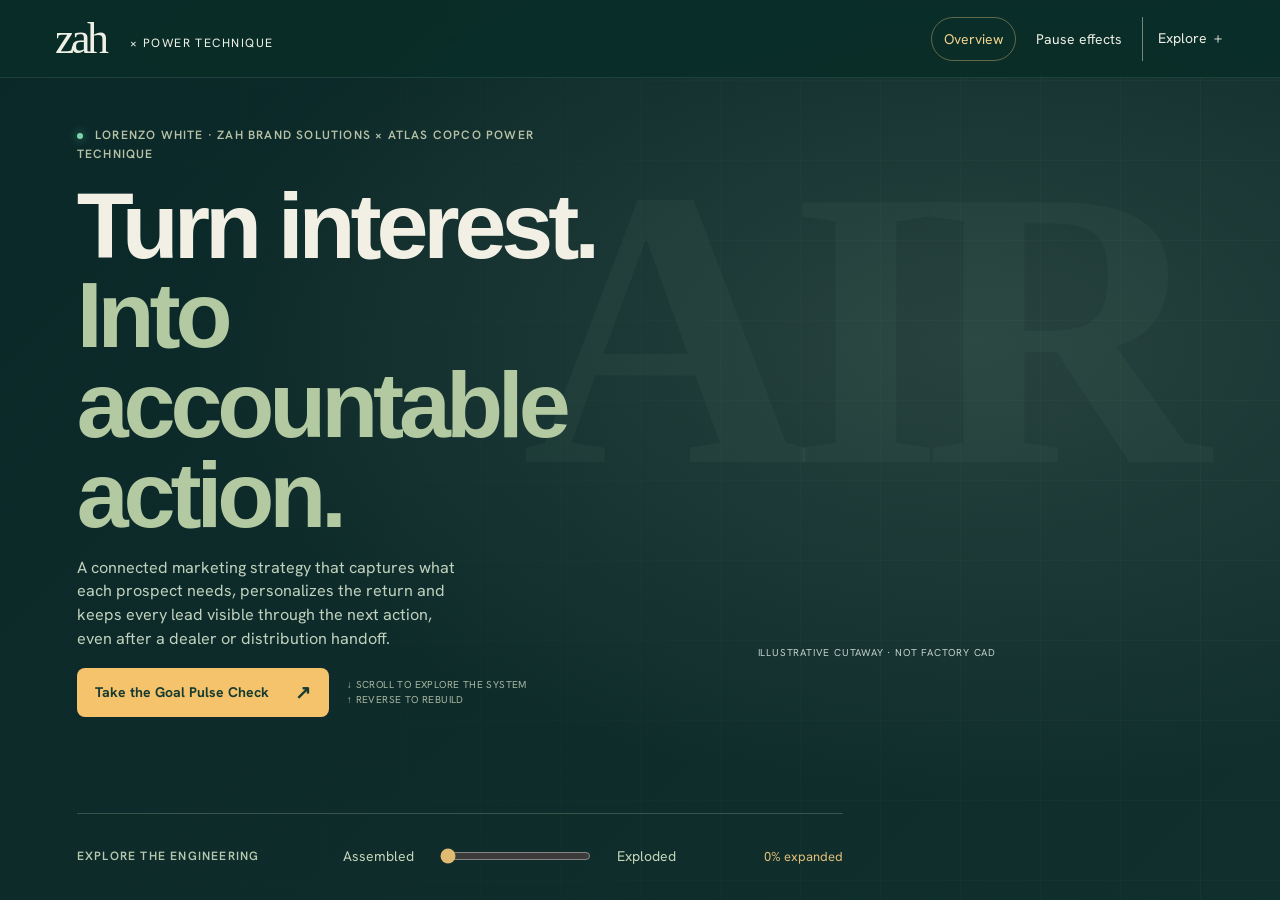
<file: index.html>
<!DOCTYPE html>
<html lang="en">
<head>
<meta charset="utf-8">
<title>Redirecting…</title>
<meta http-equiv="refresh" content="0; url=./v3/">
<link rel="canonical" href="https://yawitazah.github.io/atlas-copco-proposal/v3/">
</head>
<body>
<p>This experience has moved. <a href="./v3/">Continue to it here</a>.</p>
</body>
</html>
</file>
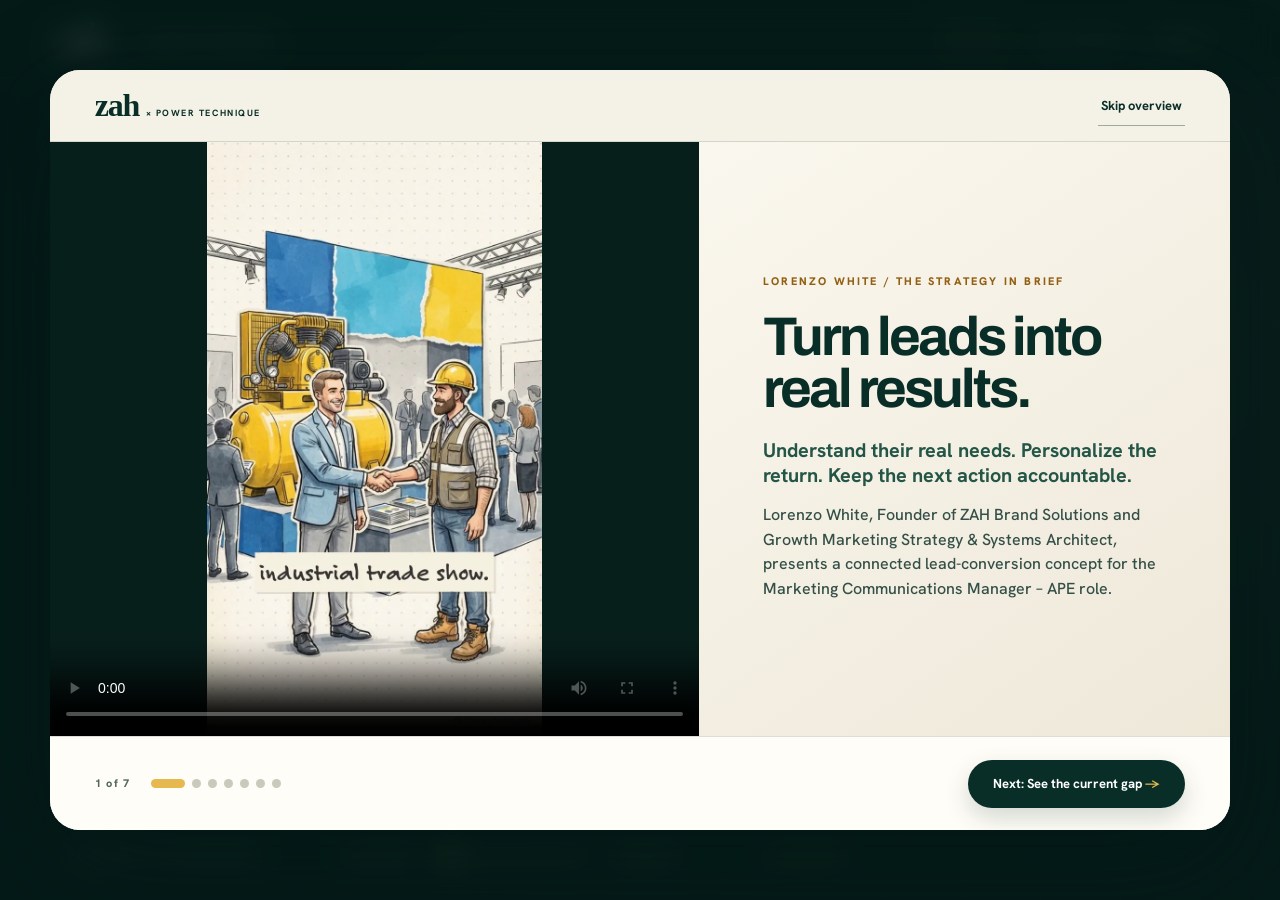
<file: v3/index.html>
<!doctype html>
<html lang="en">
<head>
<meta charset="utf-8">
<meta name="viewport" content="width=device-width,initial-scale=1">
<title>From interest to accountable action. / Lorenzo White × Atlas Copco Power Technique / V3</title>
<meta name="robots" content="noindex">
<link rel="icon" href="data:,">
<link rel="preconnect" href="https://fonts.googleapis.com"><link rel="preconnect" href="https://fonts.gstatic.com" crossorigin><link rel="stylesheet" href="https://fonts.googleapis.com/css2?family=Archivo:wght@600;700;800;900&amp;family=Hanken+Grotesk:wght@400;500;600;700&amp;display=swap">
<style>html,body{margin:0;padding:0;background:var(--zw-paper,#fff)}
.zw-root{--zw-accent:#138568;--zw-accent-rgb:19 133 104;--zw-ink:#163c33;--zw-ink-rgb:22 60 51;--zw-ink-2:#24483f;--zw-ink-deep:#092e28;--zw-ink-veil:#123029;--zw-paper:#f3f1e9;--zw-panel:#e8e9dd;--zw-muted:#677b70;--zw-muted-rgb:103 123 112;--zw-soft:#a6b5b1;--zw-soft-2:#d0d8d6;--zw-soft-3:#e1e6e4;--zw-dim:#869a95;--zw-grey:#C8CCD1;--zw-grey-2:#9aa7b8;--zw-gear-light:#bec8c6;--zw-font-display:'Archivo',sans-serif;--zw-font-body:'Hanken Grotesk',sans-serif}

/* ZAH Workshop — keyframes and the few classes the markup uses.
   Colours come from the .zw-root custom properties (see theme.js). */
#zw-main::-webkit-scrollbar{width:0;height:0}
@keyframes zahTicker{from{transform:translateX(0)}to{transform:translateX(-50%)}}
@keyframes zahLogoIn{0%{opacity:0;transform:translateY(20px) scale(.95)}100%{opacity:1;transform:none}}
@keyframes zahLogoUp{0%{transform:translateY(22px) scale(.95)}100%{transform:none}}
@keyframes zahFloat{0%,100%{transform:translateY(0)}50%{transform:translateY(-9px)}}
@keyframes zahPulse{0%,100%{transform:scale(1);opacity:.4}50%{transform:scale(1.25);opacity:.7}}
@keyframes zahSonar{0%{transform:scale(.4);opacity:.55}100%{transform:scale(1.9);opacity:0}}
@keyframes zahOrbit{to{transform:rotate(360deg)}}
@keyframes zahQR{0%,100%{box-shadow:0 10px 34px rgb(var(--zw-ink-rgb) / .22),0 0 0 0 rgb(var(--zw-accent-rgb) / .45)}50%{box-shadow:0 10px 34px rgb(var(--zw-ink-rgb) / .22),0 0 0 13px rgb(var(--zw-accent-rgb) / 0)}}
@keyframes zahConfetti{0%{transform:translateY(-8vh) rotate(0);opacity:0}12%{opacity:1}100%{transform:translateY(112vh) rotate(640deg);opacity:.85}}
@keyframes zahBounce{0%,100%{transform:translateY(0)}50%{transform:translateY(7px)}}
@keyframes zahBlink{0%,100%{opacity:1}50%{opacity:.25}}
@keyframes gearSpin{to{transform:rotate(360deg)}}
@keyframes gearSpinRev{to{transform:rotate(-360deg)}}
@keyframes introVeil{0%{opacity:1}100%{opacity:0}}
@keyframes introZoom{0%{transform:scale(1.11)}100%{transform:scale(1)}}
@keyframes introLogo{0%{transform:scale(.55) translateY(8px);filter:blur(16px)}100%{transform:scale(1) translateY(0);filter:blur(0)}}
@keyframes introBurst{0%{opacity:0;transform:translate(-50%,-50%) scale(.2)}28%{opacity:.8}100%{opacity:0;transform:translate(-50%,-50%) scale(2.3)}}
@keyframes introLine{0%{transform:translateY(120%)}100%{transform:translateY(0)}}
@keyframes introRise{0%{opacity:0;transform:translateY(34px)}100%{opacity:1;transform:translateY(0)}}
@keyframes introChip{0%{opacity:0;transform:translateY(26px) scale(.92)}100%{opacity:1;transform:translateY(0) scale(1)}}
@keyframes introSheen{0%{transform:translateX(-180%) skewX(-16deg);opacity:0}25%{opacity:.75}100%{transform:translateX(320%) skewX(-16deg);opacity:0}}
@keyframes introFlare{0%{transform:scaleX(0);opacity:0}45%{opacity:1}100%{transform:scaleX(1);opacity:0}}
@keyframes zahFade{0%{opacity:0}100%{opacity:1}}
@keyframes zwKenBurns{0%{transform:scale(1)}100%{transform:scale(1.14)}}
.zw-hero-img{animation:zwKenBurns 18s ease-in-out infinite alternate;transform-origin:50% 38%;will-change:transform}
.zw-hero-parallax{will-change:transform}
.zw-deck-hero{height:clamp(230px,32vh,380px)}
@media (min-width:1280px){.zw-deck-hero{height:clamp(380px,46vh,520px)}}
@media (min-width:1680px){.zw-deck-hero{height:clamp(440px,54vh,620px)}}
.zw-root *{box-sizing:border-box}
.zw-root button{transition:filter .2s ease,background .25s ease,transform .25s ease}
.zw-root button:hover{filter:brightness(.96)}
.zw-root [data-bookimg]{transition:transform .6s cubic-bezier(.16,.84,.34,1)}

/* The promotions page: cards are visible without the wire (a React host can
   re-create the markup at any time), and hover is CSS so it survives that. */
.zw-promo [data-reveal]{opacity:1}
.zw-promo [data-card]:hover{transform:translateY(-6px)}
.zw-promo [data-card]:hover [data-stripe]{transform:scaleX(1)}
.zw-promo [data-card]:hover [data-glow]{opacity:1}
.zw-promo [data-card]:hover [data-bookimg]{transform:scale(1.06)}
@media (max-width:680px){
  .zw-promo [style*="grid-template-columns:1fr 1fr"]{grid-template-columns:1fr !important}
  .zw-promo [style*="gap:24px;align-items:center"]{flex-wrap:wrap !important}
  .zw-promo [style*="gap:24px;align-items:center"] > button{flex:1 1 100% !important;width:100% !important;justify-content:center !important;margin-top:6px}
}
</style>
<meta name="theme-color" content="#092e28"><meta name="description" content="A personalized, accountable growth strategy for Atlas Copco Power Technique, presented by Lorenzo White of ZAH Brand Solutions."><link rel="stylesheet" href="./style.css"><link rel="stylesheet" href="./signals.css?v=conversion-29"><link rel="stylesheet" href="./refinement.css?v=conversion-29"><link rel="stylesheet" href="./equipment-power.css?v=conversion-29"><link rel="stylesheet" href="./story-refinement.css?v=conversion-29"><link rel="stylesheet" href="./strategy-upgrade.css?v=conversion-29"><link rel="stylesheet" href="./survey-refinement.css?v=conversion-29"><link rel="stylesheet" href="./machine-refinement.css?v=conversion-29"><link rel="stylesheet" href="./overview.css?v=conversion-29"><link rel="stylesheet" href="./experience-polish.css?v=conversion-29"><link rel="stylesheet" href="./profile-float.css?v=conversion-29"><link rel="stylesheet" href="./disconnected-journey.css?v=conversion-29"><link rel="stylesheet" href="./prospect-conversion.css?v=conversion-29"><link rel="icon" href="../assets/zah-logo.png"><script type="importmap">{"imports":{"three":"./vendor/three.module.js","three/addons/":"./vendor/addons/"}}</script></head>
<body><header class="topbar"><a class="wordmark" href="#machine" data-go="0">zah<span> × POWER TECHNIQUE</span></a><span id="live-xp" class="live-xp">YOUR PLAN<br>0% complete</span><div class="top-actions"><button class="overview-header" data-overview-open>Overview</button><button id="motion-toggle" aria-pressed="false">Pause effects</button><button id="menu-toggle" aria-expanded="false" aria-controls="chapters">Explore ＋</button></div></header><nav id="chapters" hidden aria-label="Chapters"><button class="overview-menu" data-overview-open><span>00</span>Strategy overview<b>↗</b></button><button data-go="0"><span>01</span>See the strategy<b>↗</b></button><button data-go="1"><span>02</span>See the disconnected journey<b>↗</b></button><button data-go="2"><span>03</span>Follow the connected journey<b>↗</b></button><button data-go="3"><span>04</span>Take the Goal Pulse Check<b>↗</b></button><button data-go="4"><span>05</span>Keep accountability visible<b>↗</b></button><button data-go="5"><span>06</span>Model the impact<b>↗</b></button><button data-go="6"><span>07</span>The road ahead<b>↗</b></button></nav>
<div class="zw-root" data-zw-deck="zah-atlas-v3" data-zw-total="7" data-zw-offer="-1" style="position:fixed;inset:0;overflow:hidden;background:var(--zw-paper);font-family:var(--zw-font-body)"><div id="zw-main" style="position:absolute;inset:0;overflow-y:scroll;overflow-x:hidden;scroll-snap-type:y proximity"><section data-idx="0" data-scene="experience" data-experience="machine" data-tone="dark" data-screen-label="01" aria-label="See the strategy" style="min-height:100svh;width:100%;box-sizing:border-box;position:relative;scroll-snap-align:start;isolation:isolate"><div class="machine-scroll"><div class="machine-sticky">
 <div class="hero-copy"><p class="eyebrow"><i class="status-dot"></i> LORENZO WHITE · ZAH BRAND SOLUTIONS × ATLAS COPCO POWER TECHNIQUE</p><h1><span id="hero-line-one">Turn interest.</span><em id="hero-line-two">Into accountable action.</em></h1><p id="hero-description">A connected marketing strategy that captures what each prospect needs, personalizes the return and keeps every lead visible through the next action, even after a dealer or distribution handoff.</p><div class="hero-actions"><button class="btn gold" data-go="3">Take the Goal Pulse Check <span>↗</span></button><span class="scroll-cue">↓ SCROLL TO EXPLORE THE SYSTEM<br>↑ REVERSE TO REBUILD</span></div></div>
 <div class="machine-stage"><div class="stage-watermark" aria-hidden="true">AIR</div><canvas id="machine-canvas" aria-label="Illustrative 3D portable compressor. Scroll or use the slider to expand its components."></canvas><img id="machine-fallback" src="./assets/xas400.png" alt="Atlas Copco XAS 400 compressor" hidden><span class="component c1" data-component>01 / PROTECTIVE CANOPY</span><span class="component c2" data-component>02 / DIESEL ENGINE</span><span class="component c3" data-component>03 / AIR END</span><span class="component c4" data-component>04 / COOLING CIRCUIT</span><span class="stage-signature">ILLUSTRATIVE CUTAWAY · NOT FACTORY CAD</span></div>
 <div class="assembly-console"><span class="mono">EXPLORE THE ENGINEERING</span><div class="assembly-controls"><button data-assembly="0">Assembled</button><label class="sr-only" for="assembly-scrub">Machine expansion</label><input id="assembly-scrub" type="range" min="0" max="100" value="0"><button data-assembly="1">Exploded</button></div><output id="assembly-readout">0% expanded</output></div>
</div></div>
</section><section data-idx="1" data-scene="experience" data-experience="disconnect" data-tone="light" data-screen-label="02" aria-label="See the disconnected journey" style="min-height:100svh;width:100%;box-sizing:border-box;position:relative;scroll-snap-align:start;isolation:isolate">
<section class="wrap disconnect-journey" data-leak-step="enter" aria-labelledby="disconnect-title">
 <div class="section-head"><div><p class="eyebrow">01 / THE PROBLEM TO SOLVE</p><h2 id="disconnect-title">The lead enters.<br><em>Then the trail goes cold.</em></h2></div><p>Phone calls, web forms, campaigns and events can put interest into C4C. But when a lower-value opportunity is passed onward without an owned next action, Atlas Copco loses visibility before the lead has a chance to convert.</p></div>
 <div class="interview-note"><img src="./assets/zah-headshot.png" alt="" loading="lazy"><div><span class="interview-note-tag">MY NOTE FROM THE INTERVIEW</span><p>During my interview, I learned that Atlas Copco designates roughly 3% of investment to marketing, and that about 70% of revenue, possibly specific to this division, comes from rentals and smaller-lead routing. While these aren't confirmed figures, I'm using them as a starting point for this example.</p></div></div>
 <div class="disconnect-stage">
  <div class="disconnect-stage-top"><span>CURRENT-STATE ILLUSTRATION</span><span>Lower-value leads · ten-second cycle</span></div>
  <div class="leak-flow" role="img" aria-label="Phone, website, campaign and event leads enter C4C at different times. Sales representatives review the immediate value, route lower-value opportunities onward without a visible internal owner or next action, and the unowned lead signals lose energy, fall away and disappear as Atlas Copco loses visibility.">
   <div class="leak-sources" aria-hidden="true"><span style="--source:#68c5df"><i><svg viewBox="0 0 24 24"><path d="M6.4 3.5 9 3l2 5-2 1.5c1.2 2.5 3 4.3 5.5 5.5l1.5-2 5 2-.5 2.6c-.3 1.5-1.7 2.5-3.2 2.3C10.4 19 5 13.6 4.1 6.7 4 5.2 5 3.8 6.4 3.5Z"/></svg></i><b>Phone</b></span><span style="--source:#7cbf8c"><i><svg viewBox="0 0 24 24"><circle cx="12" cy="12" r="9"/><path d="M3 12h18M12 3c3 3.4 3 14.6 0 18M12 3c-3 3.4-3 14.6 0 18"/></svg></i><b>Website</b></span><span style="--source:#b28cf2"><i><svg viewBox="0 0 24 24"><path d="m4 13 13-7v12L4 13Zm0 0v5h4v-3"/><path d="M20 9v6"/></svg></i><b>Campaign</b></span><span style="--source:#e6b657"><i><svg viewBox="0 0 24 24"><path d="M4 20V7l8-4 8 4v13M8 20v-7h8v7M4 9h16"/></svg></i><b>Event</b></span></div>
   <div class="leak-wire leak-wire--one" aria-hidden="true"><i></i><b></b></div>
   <div class="leak-card leak-c4c"><span>01 / CAPTURE</span><strong>C4C lead record</strong><small>Name · company · source</small><i class="leak-record-pulse" aria-hidden="true"></i></div>
   <div class="leak-wire leak-wire--two" aria-hidden="true"><i></i><b></b></div>
   <div class="leak-card leak-review"><span>02 / REVIEW</span><strong>Sales representative</strong><small>Checks immediate deal value</small><div class="leak-value"><i></i><b>Lower-value opportunity</b></div></div>
   <div class="leak-wire leak-wire--three" aria-hidden="true"><i></i><b></b></div>
   <div class="leak-outcomes">
    <div class="leak-direct"><span>Higher immediate value</span><b>Direct-sales attention</b></div>
    <div class="leak-lower"><span>03 / HANDOFF</span><strong>Dealer or rental partner</strong><small>Opportunity routed outside the direct-sales path</small><dl><div><dt>Internal owner</dt><dd>Not visible</dd></div><div><dt>Next action</dt><dd>Not recorded</dd></div></dl><div class="leak-signal"><i></i><span>Signal cooling</span></div></div>
   </div>
   <div class="leak-lead-stream" aria-hidden="true">
    <i class="leak-loss-dot" style="--lead-color:#68c5df;--lead-y:19%;--lead-x:18%;--lead-drift:-10px;--lead-drop:-6px;--lead-size:10px;--lead-delay:-.15s"></i>
    <i class="leak-loss-dot" style="--lead-color:#7cbf8c;--lead-y:39%;--lead-x:38%;--lead-drift:7px;--lead-drop:8px;--lead-size:9px;--lead-delay:-1.05s"></i>
    <i class="leak-loss-dot" style="--lead-color:#b28cf2;--lead-y:61%;--lead-x:62%;--lead-drift:-4px;--lead-drop:2px;--lead-size:11px;--lead-delay:-2.1s"></i>
    <i class="leak-loss-dot" style="--lead-color:#e6b657;--lead-y:80%;--lead-x:80%;--lead-drift:10px;--lead-drop:-3px;--lead-size:10px;--lead-delay:-3.15s"></i>
    <i class="leak-loss-dot" style="--lead-color:#68c5df;--lead-y:24%;--lead-x:26%;--lead-drift:4px;--lead-drop:10px;--lead-size:8px;--lead-delay:-4.25s"></i>
    <i class="leak-loss-dot" style="--lead-color:#7cbf8c;--lead-y:44%;--lead-x:48%;--lead-drift:-8px;--lead-drop:4px;--lead-size:10px;--lead-delay:-5.35s"></i>
    <i class="leak-loss-dot" style="--lead-color:#b28cf2;--lead-y:66%;--lead-x:68%;--lead-drift:6px;--lead-drop:-9px;--lead-size:9px;--lead-delay:-6.55s"></i>
    <i class="leak-loss-dot" style="--lead-color:#e6b657;--lead-y:75%;--lead-x:84%;--lead-drift:-3px;--lead-drop:7px;--lead-size:11px;--lead-delay:-7.7s"></i>
   </div>
  </div>
  <div class="leak-clock"><span class="leak-clock-icon" aria-hidden="true"><i></i></span><div><small>TIME WITHOUT A RECORDED NEXT ACTION</small><strong data-disconnect-day aria-label="New lead">New</strong></div><p data-disconnect-status>New interest enters from several channels.</p></div>
 </div>
 <div class="disconnect-conclusion"><div><span>THE BREAK IN THE JOURNEY</span><h3>The lead was captured.<br>The opportunity was not.</h3></div><p>Passing a lead to another channel should never make the relationship disappear. Without a visible owner, due next action and recorded outcome, the lead becomes cold, and the business cannot learn what converted or what was lost.</p></div>
 <div class="disconnect-actions"><button type="button" class="text-btn" data-disconnect-replay>Replay the disconnected journey ↻</button><a class="btn gold" href="#signal">See how the connected journey closes the gap <span>→</span></a></div>
 <p class="disconnect-note">Illustrative current-state journey based on the interview discussion. Exact qualification thresholds, routing rules and C4C workflow should be confirmed with Atlas Copco.</p>
</section>
</section><section data-idx="2" data-scene="experience" data-experience="signal" data-tone="light" data-screen-label="03" aria-label="Follow the connected journey" style="min-height:100svh;width:100%;box-sizing:border-box;position:relative;scroll-snap-align:start;isolation:isolate">
<div class="wrap signal-wrap"><div class="section-head"><div><p class="eyebrow">02 / THE CONNECTED JOURNEY</p><h2>Every introduction starts a path.<br><em>Keep it moving.</em></h2></div><p>A trade-show conversation, a LinkedIn introduction, a video or a referral can all begin the same connected journey: listen first, make the return relevant and keep a person responsible for what happens next.</p></div>
 <p class="interaction-hint">Choose a channel to watch one lead path move. Choose it again to see who it reaches, what happens there and how the conversation continues.</p><div class="signal-guide"><span><b>01</b> A new introduction</span><span><b>02</b> Goal Pulse Check</span><span><b>03</b> One accountable path</span></div>
 <div class="signal-lab" data-phase="ready">
 <svg class="signal-routes" aria-hidden="true"><defs><marker id="signal-arrow" viewBox="0 0 10 10" refX="8" refY="5" markerWidth="5" markerHeight="5" orient="auto-start-reverse"><path d="M 1 1 L 8 5 L 1 9" fill="none" stroke="context-stroke" stroke-width="1.5"/></marker></defs><g class="signal-lines"></g><g class="signal-dots"></g></svg>
 <div class="signal-sources"><button class="source active" data-source="Trade show" aria-pressed="true"><b>◈</b><span>Trade show<small>See event path →</small></span></button><button class="source" data-source="LinkedIn" aria-pressed="false"><b class="linkedin">in</b><span>LinkedIn<small>See campaign path →</small></span></button><button class="source" data-source="YouTube" aria-pressed="false"><b>▶</b><span>YouTube<small>See video path →</small></span></button><button class="source" data-source="Referral" aria-pressed="false"><b>↗</b><span>Referral<small>See referral path →</small></span></button></div>
 <div class="signal-field"><span class="signal-engine-label" aria-hidden="true">TURN LEADS INTO REAL RESULTS</span><div class="signal-core"><span class="core-step">02 / PERSONALIZE</span><b>Goal Pulse Check</b><span class="core-description">A focused survey of their name, site, application and equipment needs.</span><span id="signal-core-status">Focused customer check-in</span></div><div class="signal-process" aria-hidden="true"><span>LISTEN</span><i></i><span>MATCH</span><i></i><span>MOVE</span></div></div>
 <div class="signal-path"><span class="signal-path-label">ONE SHARED ACCOUNTABLE PATH</span><ol class="signal-destinations" aria-label="Required milestones followed in order"><li><button type="button" data-milestone="0"></button></li><li><button type="button" data-milestone="1"></button></li><li><button type="button" data-milestone="2"></button></li><li class="conditional-milestone"><button type="button" data-milestone="3"></button></li></ol><aside class="signal-support-loop"><span>CONTINUE THE CONVERSATION</span><b>Personalized email + eligible retargeting</b><small>Runs alongside the owned sales path. Consent and audience eligibility apply.</small></aside></div>
 <p class="sr-only">Every completed Goal Pulse Check creates or enriches the C4C record, generates a personalized equipment brief and assigns a sales professional with a due next action. A walkthrough activates when the prospect requests one or the opportunity is qualified. Personalized email and eligible retargeting continue alongside the owned sales path.</p>
 </div><div class="channel-context"><span>Capture the need once. Carry the same context through every required milestone.</span><button id="channel-more" class="text-btn">See the Trade show strategy ↗</button></div><div class="cycle-goal"><div><span id="signal-cycle">Cycle 1</span><b>100 illustrative profiles through one path</b><span>Every profile reaches C4C, a personalized brief and an assigned sales professional · 25 activate walkthrough</span></div><div id="signal-goal" role="progressbar" aria-label="Illustrative profiles through the required shared path" aria-valuemin="0" aria-valuemax="100" aria-valuenow="0"><i id="overall-progress"></i></div></div><div class="signal-footer"><div><span class="mono">ILLUSTRATIVE CONNECTED JOURNEY</span><p id="signal-status" role="status" aria-live="off">Every profile moves through the same required path. Walkthrough activates only when requested or qualified.</p></div><button class="btn dark" id="send-signal">Replay the cycle <span>↻</span></button><div class="signal-tally"><strong id="signal-count">0</strong><small>PROFILES THROUGH PATH</small></div></div>
 <p class="signal-disclaimer">A ten-second illustration, not actual lead volume or performance. Each dot represents five illustrative profiles moving through the same required milestones. No C4C record, email, ad or walkthrough is created from this presentation.</p>
 <div class="retarget-story"><span class="eyebrow">THE CONVERSATION CONTINUES</span><h3>Capture the interest.<br>Personalize the return. Keep accountability visible.</h3><div class="strategy-grid"><article><div class="strategy-card-visual strategy-card-visual--1" role="img" aria-label="An Atlas Copco trade-show demonstration and LinkedIn Opportunity Scouting introduce new prospects"></div><span>01 / ATTRACT + SCOUT</span><h4>Create the first opening.</h4><p>Trade shows, pop-ups, referrals and prospecting ads attract new interest. LinkedIn Opportunity Scouting helps sales representatives find relevant local decision-makers and begin a direct conversation about their work.</p></article><article><div class="strategy-card-visual strategy-card-visual--2" role="img" aria-label="Goal Pulse Check answers shape a personalized equipment page and personalized retargeting creative"></div><span>02 / PERSONALIZE + RETURN</span><h4>Use what the prospect told you.</h4><p>The Goal Pulse Check groups captured prospects by application, equipment interest and next-step readiness. Those results shape a personalized equipment page and personalized LinkedIn and YouTube creative that gives eligible prospects a relevant reason to return.</p></article><article><div class="strategy-card-visual strategy-card-visual--3" role="img" aria-label="A sales representative owns the next action while a marketing dashboard keeps the handoff accountable"></div><span>03 / ASSIGN + ACCOUNT</span><h4>Keep ownership after the handoff.</h4><p>A named sales professional owns the due next action. A walkthrough activates when requested or qualified. If a dealer, distributor or another team helps serve the customer, the internal owner, accepted handoff and next action stay visible for accountability.</p></article></div><div class="retarget-loop"><span>Interest captured</span><i>→</i><span>Personalized page + creative</span><i>→</i><span>Sales professional + accountable next action</span></div><p class="fine">Goal Pulse Check results guide eligible audience segments and personalized creative. Ad delivery depends on consent, matching and platform eligibility.</p></div><div class="field-story"><figure class="trade-show-visual"><img src="./assets/trade-show-booth.webp?v=brand-2" alt="Proposed portable-air trade-show booth with tall application displays, a full-size compressor and a product specialist" loading="lazy"><figcaption>Proposed trade-show experience · illustrative concept</figcaption></figure><div><span class="eyebrow">MAKE THE FIRST IMPRESSION TANGIBLE</span><h3>The booth should feel like<br>the beginning of the job.</h3><p>Large displays show the application. A real machine and a staffed, hands-on demonstration make the capability tangible. A tablet or QR invitation opens the Goal Pulse Check while the conversation is still fresh.</p><button class="text-btn" id="booth-details">Explore the trade-show approach ↗</button></div></div></div>
</section><section data-idx="3" data-scene="experience" data-experience="mission" data-tone="dark" data-screen-label="04" aria-label="Take the Goal Pulse Check" style="min-height:100svh;width:100%;box-sizing:border-box;position:relative;scroll-snap-align:start;isolation:isolate">
<div class="wrap mission-wrap"><div class="section-head"><div><p class="eyebrow">03 / THE CUSTOMER EXPERIENCE · INTERACTIVE DEMO</p><h2>Your work. Your equipment.<br><em>Let’s find the fit.</em></h2></div><p>A useful recommendation begins with the person and the work. The Goal Pulse Check connects their application, buying team and timing to a personalized equipment page.<small class="section-instruction">Try the experience below, one focused choice at a time.</small></p></div>
 <div id="mission" class="mission-shell"><div class="survey-identity" aria-label="Your profile progress"><div><span class="eyebrow">YOUR GOAL PULSE CHECK</span><strong id="player-name">Let’s start with you.</strong></div><div class="identity-points"><strong id="xp-total">0% complete</strong><span id="badge-count">0 of 7 sections</span></div><div class="xp-track"><i id="xp-fill"></i></div></div><div class="survey-layout"><aside class="mission-pass"><p class="eyebrow">YOUR PROGRESS</p><ol id="mission-map"></ol><button class="text-btn" id="restart-mission">Start a new profile</button></aside><div class="mission-play"><div class="stage-top"><span id="stage-eyebrow">ABOUT YOU</span><span id="stage-reward">+100% complete</span></div><div id="game-stage"></div><div class="game-bottom"><span id="game-save">Saved on this device</span><span>Demonstration · nothing sent</span></div></div></div></div>
 <section class="prospect-conversion" data-prospect-conversion aria-labelledby="prospect-next-title">
  <div class="prospect-conversion-head"><div><p class="eyebrow">AFTER SUBMIT · THE CONVERSION EXPERIENCE</p><h3 id="prospect-next-title">What the prospect<br><em>sees next.</em></h3></div><p>The Goal Pulse Check does not end at submit. It powers the personalized page, email and retargeting creative that bring the prospect back to a clear next action.</p></div>
  <div class="prospect-logic" aria-label="Personalization logic"><span>Needs captured</span><i>→</i><span>Message personalized</span><i>→</i><span>Next action owned</span></div>
  <div class="prospect-tabs" role="tablist" aria-label="Prospect conversion examples"><button type="button" role="tab" id="prospect-tab-page" aria-controls="prospect-page" aria-selected="true" data-prospect-tab="page"><span>01</span>Equipment page</button><button type="button" role="tab" id="prospect-tab-email" aria-controls="prospect-email" aria-selected="false" tabindex="-1" data-prospect-tab="email"><span>02</span>View “We heard you” email</button><button type="button" role="tab" id="prospect-tab-social" aria-controls="prospect-social" aria-selected="false" tabindex="-1" data-prospect-tab="social"><span>03</span>Paid social</button><button type="button" role="tab" id="prospect-tab-youtube" aria-controls="prospect-youtube" aria-selected="false" tabindex="-1" data-prospect-tab="youtube"><span>04</span>YouTube return</button></div>
  <div class="prospect-stage">
   <article class="prospect-panel" id="prospect-page" role="tabpanel" aria-labelledby="prospect-tab-page"><div class="prospect-browser"><div class="prospect-browser-bar"><i></i><i></i><i></i><span>equipment.example/<b data-prospect-company>Northcrew Site Services</b></span></div><div class="prospect-page-hero"><div class="prospect-page-copy"><span class="prospect-kicker">PERSONALIZED FOR <b data-prospect-company>Northcrew Site Services</b></span><h4><span data-prospect-name>Marcus</span>, here is the fit for your work.</h4><p>Based on your <strong data-prospect-application>Utility maintenance</strong> needs, this equipment gives your team a focused place to continue the conversation.</p></div><div class="prospect-machine"><img data-prospect-machine src="./assets/xas188-cutout.png" alt="Atlas Copco XAS 188 CD mobile air compressor recommendation"></div></div><div class="prospect-fit-row"><div><span>Recommended equipment</span><strong data-prospect-model>XAS 188 CD</strong></div><div><span>Requested airflow</span><strong data-prospect-flow>189 cfm</strong></div><div><span>Working pressure</span><strong data-prospect-pressure>100 psi</strong></div></div><div class="prospect-actions" aria-label="Example conversion actions"><button type="button" data-prospect-action="walkthrough">Schedule a site walkthrough</button><button type="button" data-prospect-action="pricing">Request pricing</button><button type="button" data-prospect-action="share">Share with the buying team</button></div></div></article>
   <article class="prospect-panel" id="prospect-email" role="tabpanel" aria-labelledby="prospect-tab-email" hidden><figure class="prospect-generated prospect-generated-email"><a class="prospect-generated-link" href="./assets/prospect-email-campaign-v2.webp" target="_blank" rel="noopener" aria-label="Open the full-size fictional personalized email concept"><picture><source media="(max-width:620px)" srcset="./assets/prospect-email-campaign-mobile-v2.webp"><img src="./assets/prospect-email-campaign-v2.webp" alt="Finished personalized email mockup for fictional prospect Marcus Reed of Northcrew Site Services" loading="lazy"></picture><span class="prospect-generated-zoom">Open full-size ↗</span></a><figcaption><div><strong>Fictional sample: Marcus Reed · Northcrew Site Services</strong><span>This finished email shows how Goal Pulse Check answers can shape the equipment, message and next step.</span></div><button type="button" data-view-prospect="page">View the equipment page</button></figcaption></figure></article>
   <article class="prospect-panel" id="prospect-social" role="tabpanel" aria-labelledby="prospect-tab-social" hidden><figure class="prospect-generated prospect-generated-social"><a class="prospect-generated-link prospect-social-desktop" href="./assets/prospect-social-campaign-v2.webp" target="_blank" rel="noopener" aria-label="Open the full-size fictional social advertising concepts"><img src="./assets/prospect-social-campaign-v2.webp" alt="Finished LinkedIn, Instagram and Facebook ad mockups personalized for fictional prospect Marcus Reed" loading="lazy"><span class="prospect-generated-zoom">Open full-size ↗</span></a><div class="prospect-social-mobile" aria-label="Swipe through three fictional personalized social ad concepts"><a href="./assets/prospect-social-linkedin-v2.webp" target="_blank" rel="noopener"><img src="./assets/prospect-social-linkedin-v2.webp" alt="LinkedIn personalized ad mockup for fictional prospect Marcus Reed" loading="lazy"></a><a href="./assets/prospect-social-instagram-v2.webp" target="_blank" rel="noopener"><img src="./assets/prospect-social-instagram-v2.webp" alt="Instagram personalized ad mockup for fictional prospect Marcus Reed" loading="lazy"></a><a href="./assets/prospect-social-facebook-v2.webp" target="_blank" rel="noopener"><img src="./assets/prospect-social-facebook-v2.webp" alt="Facebook personalized ad mockup for fictional prospect Marcus Reed" loading="lazy"></a></div><figcaption><div><strong>One insight. Three placements. One return path.</strong><span>Each finished concept uses the fictional prospect’s stated work, equipment fit and next step, not a generic product message.</span></div><button type="button" data-view-prospect="page">View the equipment page</button></figcaption></figure></article>
   <article class="prospect-panel" id="prospect-youtube" role="tabpanel" aria-labelledby="prospect-tab-youtube" hidden><div class="prospect-video-frame"><div class="prospect-video-top"><strong>YouTube · RETARGETING PREVIEW</strong><span>Illustrative creative</span></div><div class="prospect-video-screen"><img data-prospect-machine src="./assets/xas188-cutout.png" alt="Mobile air compressor featured in a personalized YouTube retargeting concept"><button class="prospect-play" data-prospect-video type="button" aria-pressed="false" aria-label="Play illustrative YouTube retargeting concept">▶</button><span>15 SECOND RETURN MESSAGE</span></div><div class="prospect-video-copy"><span>RESULT-BASED RETARGETING</span><h4>The equipment they explored becomes the reason to return.</h4><p>A short application-led video reconnects with eligible prospects, repeats the matched value clearly and returns them to the same personalized equipment page.</p><button type="button" data-view-prospect="page">Explore the recommendation</button></div></div></article>
  </div>
  <div class="prospect-consistency" aria-label="Consistent conversion path"><span>Personalized page</span><i>→</i><span>Relevant message</span><i>→</i><span>Walkthrough · pricing · buying-team share</span></div><p class="prospect-note">Illustrative previews only. Retargeting requires consent, audience matching and platform eligibility. No email, advertisement, booking or pricing request is sent from this presentation.</p>
 </section>
</div>
</section><section data-idx="4" data-scene="experience" data-experience="control" data-tone="dark" data-screen-label="05" aria-label="Keep accountability visible" style="min-height:100svh;width:100%;box-sizing:border-box;position:relative;scroll-snap-align:start;isolation:isolate">
<div class="wrap control-wrap"><div class="section-head"><div><p class="eyebrow">04 / THE SALES EXPERIENCE</p><h2>A handoff must protect the sale.<br><em>Accountability stays with it.</em></h2></div><p>The primary path moves each prospect toward a walkthrough, refined recommendation and quote, rental or purchase decision. If a partner is needed, the assigned sales professional and due next action remain visible until the outcome is recorded.<small class="section-instruction">Open a sample record to explore the workflow.</small></p></div><section class="accountability-story" aria-labelledby="accountability-title"><div class="accountability-copy"><span class="eyebrow">THE ACCOUNTABILITY PATH</span><h3 id="accountability-title">Prevent the pass-off.<br>Protect the path to a sale.</h3><p>The main path moves from a captured need to a recorded business outcome. The assigned sales professional remains accountable for the next action, even when a dealer, distributor or rental partner helps serve the customer.</p><div class="accountability-proof"><span>✓ Assigned sales professional</span><span>✓ Due next action</span><span>✓ Partner acceptance when needed</span><span>✓ Recorded conversion outcome</span></div></div><div class="accountability-map" role="group" aria-label="The accountable sales path moves from a captured prospect through needs confirmation, site walkthrough, refined personalized recommendation and a quote, rental or purchase decision to a recorded outcome. A dealer or distributor is only a conditional support route; the internal sales professional and next action remain visible."><div class="account-owner-rail"><span><i aria-hidden="true">●</i> INTERNAL OWNER REMAINS VISIBLE</span><b>Assigned sales professional</b><small>Next action + due date tracked throughout</small></div><ol class="account-main-path"><li><span aria-hidden="true">01</span><b>Captured prospect</b><small>Source + contact recorded</small></li><li><span aria-hidden="true">02</span><b>Assigned sales professional</b><small>Owner + response expectation</small></li><li><span aria-hidden="true">03</span><b>Needs confirmed</b><small>Application + equipment context</small></li><li><span aria-hidden="true">04</span><b>Site walkthrough</b><small>A real conversation at the work</small></li><li><span aria-hidden="true">05</span><b>Refined recommendation</b><small>Site-informed equipment + next steps</small></li><li><span aria-hidden="true">06</span><b>Quote, rental or purchase decision</b><small>The conversion opportunity</small></li><li><span aria-hidden="true">07</span><b>Recorded outcome</b><small>Won, lost or follow-up scheduled</small></li></ol><aside class="account-partner-route"><div><span>CONDITIONAL SUPPORT ROUTE</span><b>Dealer / distributor / rental partner</b><small>Used when the customer or territory requires it</small></div><ul><li>Partner accepts the handoff</li><li>Internal owner stays attached</li><li>Due next action returns to the shared view</li></ul><strong>Support the sale. Do not replace its accountability.</strong></aside><div class="account-governance"><span aria-hidden="true"><svg viewBox="0 0 48 48"><path d="M6 25s7-12 18-12 18 12 18 12-7 12-18 12S6 25 6 25Z"/><circle cx="24" cy="25" r="5"/></svg></span><div><b>Marketing + C4C keep the full path in review</b><small>Owner · last activity · due next action · partner acceptance · outcome</small></div></div></div></section><div class="c4c-explainer"><div class="integration-intro"><span class="eyebrow">HOW C4C FITS</span><h3>Keep the context.<br>Keep accountability visible.</h3><p>A completed Goal Pulse Check creates a C4C lead record or enriches the matching record with the prospect’s application, equipment needs and preferred next step. That context powers the initial personalized equipment brief and supports assignment to a sales professional with a due next action. Sales and marketing can review the accountable owner, latest activity and outcome in one connected view. When a partner is used, acceptance stays visible too.</p></div><div class="integration-flow"><button data-crm-stage="0" aria-pressed="true"><span>01 / C4C</span><b>Record created or enriched</b><small>Identity, source + stated need stay together</small></button><i>→</i><button data-crm-stage="1" aria-pressed="false"><span>02 / PERSONALIZED EXPERIENCE</span><b>Initial equipment brief</b><small>Goal Pulse Check context becomes useful</small></button><i>→</i><button data-crm-stage="2" aria-pressed="false"><span>03 / ACCOUNTABLE FOLLOW-THROUGH</span><b>Sales professional + due next action</b><small>Walkthrough activates when requested or qualified</small></button></div><div id="crm-explanation" aria-live="polite"></div><div class="crm-demo-actions"><button class="btn gold" id="load-crm-example">Follow an example lead <span>→</span></button><p>Fictional C4C-style sample. No live connection.</p></div><details class="integration-notes"><summary>How would the real connection work?</summary><p>An approved export can supply a dated snapshot. A verified API or integration can support refreshes and permitted updates. We first confirm their C4C edition, available services, field access and matching rules.</p><p>Importing a file does not create live synchronization. Returning activities to C4C requires an explicitly configured connection. This prototype demonstrates the flow locally.</p></details></div><div class="control-top"><span><i class="status-dot"></i> LOCAL DEMONSTRATION · C4C WORKFLOW CONCEPT</span><div><button id="advance-day" class="text-btn">Advance one demo day →</button><button id="reset-records" class="text-btn">Reset samples</button></div></div><div id="control-metrics" class="metrics"></div><div class="record-toolbar"><strong>Opportunity follow-through</strong><div role="group" aria-label="Filter records"><button data-filter="all" aria-pressed="true">All leads</button><button data-filter="attention" aria-pressed="false">Needs attention</button><button data-filter="mine" aria-pressed="false">My profile</button></div></div><div id="records"></div><p class="fine">Fictional sample records plus your local profile. Real C4C integration requires edition, API access and workflow validation. No live CRM or messaging connection is active.</p></div>
</section><section data-idx="5" data-scene="experience" data-experience="impact" data-tone="light" data-screen-label="06" aria-label="Model the impact" style="min-height:100svh;width:100%;box-sizing:border-box;position:relative;scroll-snap-align:start;isolation:isolate">
<div class="wrap impact-wrap"><div class="section-head"><div><p class="eyebrow">05 / FROM ACTIVITY TO OUTCOME</p><h2>What if every handoff<br><em>kept a visible next step?</em></h2></div><p>More attention only helps when the conversation continues. Explore how consistent, recorded follow-through could change the value of interest already entering the business.<small class="section-instruction">Adjust the assumptions to explore the model.</small></p></div><div class="impact-grid"><div class="impact-dials"><label>Inquiries in the period <output id="inquiries-value">400</output><input id="inquiries" type="range" min="100" max="1200" step="50" value="400"></label><label>Leads followed through <output id="coverage-value">85%</output><input id="coverage" type="range" min="20" max="100" step="5" value="85"></label><div class="assumptions"><label>Qualified %<input id="qualified" type="number" min="1" max="100" value="60"></label><label>Quoted %<input id="quoted" type="number" min="1" max="100" value="50"></label><label>Won %<input id="won" type="number" min="1" max="100" value="25"></label><label>Average order $<input id="order" type="number" min="1" max="10000000" value="50000"></label></div><p class="fine">Illustrative assumptions, not a forecast. No costs, attribution model or incremental profit are implied.</p></div><div class="impact-visual"><span class="mono">MODELED BOOKED VALUE</span><strong id="impact-value">$1.28m</strong><div class="bars"><div><i id="baseline-bar"></i><b id="baseline-value">$750k</b><span>50% follow-through</span></div><div><i id="scenario-bar"></i><b id="scenario-value">$1.28m</b><span>Your scenario</span></div></div><p id="impact-equation"></p></div></div></div>
</section><section data-idx="6" data-scene="experience" data-experience="future" data-tone="dark" data-screen-label="07" aria-label="The road ahead" style="min-height:100svh;width:100%;box-sizing:border-box;position:relative;scroll-snap-align:start;isolation:isolate">
<div class="wrap future-wrap"><div class="section-head"><div><p class="eyebrow">06 / START FOCUSED. LEARN. EXPAND.</p><h2>Start where the need is clear.<br><em>Let the evidence guide what grows.</em></h2></div></div><div class="horizon-tabs" role="group" aria-label="Roadmap horizon"><button data-horizon="0" aria-pressed="true"><span>01</span><b>6 months</b><small>Run a focused pilot</small></button><button data-horizon="1" aria-pressed="false"><span>02</span><b>12 months</b><small>Learn from real outcomes</small></button><button data-horizon="2" aria-pressed="false"><span>03</span><b>2030</b><small>Expand what works</small></button></div><div id="horizon-detail"></div><div class="pilot-story"><img src="../assets/electric-compressor.jpg" alt="Electric mobile equipment on a construction site" loading="lazy"><div><span class="eyebrow">START WITH THE APPLICATION</span><h3>The right story starts<br>with the actual work.</h3><p>Understand the site before choosing the message. Build a focused pilot, measure what happens after capture, and improve the experience before expanding it.</p></div></div><div class="about-grid"><div class="portrait"><img src="./assets/zah-headshot.png" alt="Lorenzo White" loading="lazy"><span>LORENZO WHITE / STRATEGY → SYSTEMS → EXPERIENCE</span></div><div><p class="eyebrow">THE PERSON BEHIND THE SYSTEM</p><h2>I build the connection<br><em>between idea and impact.</em></h2><p class="about-role">Growth Marketing Strategy &amp; Systems Architect</p><p>I approach marketing like an engineer: understand the moving parts, design the connections, and make the outcome measurable. I created the AAA System as the philosophy behind this approach. It connects awareness, thoughtful adjustment and decisive action. This is how I present an idea: by putting the experience in your hands.</p><div class="triple-a-story"><span class="eyebrow">THE AAA SYSTEM</span><h3>A philosophy you can see working.</h3><p>Awareness. Adjustment. Action. The same thinking connects this entire customer journey.</p></div><div class="actions"><a class="text-btn" href="tel:+12157895593">(215) 789-5593</a><a class="text-btn" href="mailto:lorenzor.white@gmail.com">lorenzor.white@gmail.com</a></div><div class="actions"><a class="btn gold" href="https://zahbrandsolutions.com/" target="_blank" rel="noopener">Explore ZAH ↗</a><a class="text-btn" href="../assets/portable-air-plan.pdf" download>Download strategy PDF ↓</a></div><div class="share-block"><img src="./assets/share-qr.svg" width="100" height="100" alt="Scan to open Version 3"><div><b>Put the experience in their hands.</b><p>Scan and follow along on your phone.</p><button class="text-btn" id="share-experience">Share Version 3 ↗</button></div></div></div></div><details class="sources"><summary>Product sources & concept notes</summary><p>An independent interview proposal by ZAH Brand Solutions. Equipment source photos and published specifications: Atlas Copco. Transparent equipment visuals are AI-assisted cutouts derived from those photos; consult manufacturer imagery for exact configuration. The interactive cutaway is an illustrative model, not factory CAD. Final selection requires engineering review of application, pressure, flow, altitude, environment and duty cycle.</p><p><a href="https://www.atlascopco.com/en-us/construction-equipment/products/mobile-air-compressors-usa/small-towable-compressors/xas-110-kd" target="_blank" rel="noopener">XAS 110 KD</a> · <a href="https://www.atlascopco.com/content/dam/atlas-copco/local-countries/united-states/documents/ptna-usa/compressors/2.0%20XAS%20188%20CD%20T4F%20PE%20-%20Product%20Reference%20Sheet.pdf" target="_blank" rel="noopener">XAS 188 CD product reference</a> · <a href="https://www.atlascopco.com/en-us/construction-equipment/products/mobile-air-compressors-usa/medium-diesel-compressors/xas-400-150-cd" target="_blank" rel="noopener">XAS 400-150 CD</a>. Accessed September 21, 2026.</p><p>Capability scores compare the three illustrated machines using published airflow, working pressure, wet weight and application range; they are not quality, efficiency or final-sizing ratings. The original Tip Jar Soda Pop is used for earned achievements and the candidate entrance. Personal information remains in this browser unless you choose to download your brief. Public share links omit your contact details. Walkthrough preferences are requests in a local demonstration, not confirmed bookings. No U.S. market ranking is asserted.</p></details><footer>DESIGNED & ENGINEERED BY ZAH BRAND SOLUTIONS</footer></div>
</section></div><nav style="position:fixed;left:18px;top:50%;transform:translateY(-50%);z-index:55;display:flex;flex-direction:column;gap:11px;padding:13px 9px;background:rgba(255,255,255,.55);backdrop-filter:blur(10px);-webkit-backdrop-filter:blur(10px);border-radius:999px;box-shadow:0 6px 20px rgb(var(--zw-ink-rgb) / .12)"><button data-dot="0" data-act="goto" data-go="0" aria-label="See the strategy" style="cursor:pointer;border:none;padding:0;width:9px;height:9px;border-radius:50%;background:rgb(var(--zw-muted-rgb) / .35);transition:background .3s,transform .3s"></button><button data-dot="1" data-act="goto" data-go="1" aria-label="See the disconnected journey" style="cursor:pointer;border:none;padding:0;width:9px;height:9px;border-radius:50%;background:rgb(var(--zw-muted-rgb) / .35);transition:background .3s,transform .3s"></button><button data-dot="2" data-act="goto" data-go="2" aria-label="Follow the connected journey" style="cursor:pointer;border:none;padding:0;width:9px;height:9px;border-radius:50%;background:rgb(var(--zw-muted-rgb) / .35);transition:background .3s,transform .3s"></button><button data-dot="3" data-act="goto" data-go="3" aria-label="Take the Goal Pulse Check" style="cursor:pointer;border:none;padding:0;width:9px;height:9px;border-radius:50%;background:rgb(var(--zw-muted-rgb) / .35);transition:background .3s,transform .3s"></button><button data-dot="4" data-act="goto" data-go="4" aria-label="Keep accountability visible" style="cursor:pointer;border:none;padding:0;width:9px;height:9px;border-radius:50%;background:rgb(var(--zw-muted-rgb) / .35);transition:background .3s,transform .3s"></button><button data-dot="5" data-act="goto" data-go="5" aria-label="Model the impact" style="cursor:pointer;border:none;padding:0;width:9px;height:9px;border-radius:50%;background:rgb(var(--zw-muted-rgb) / .35);transition:background .3s,transform .3s"></button><button data-dot="6" data-act="goto" data-go="6" aria-label="The road ahead" style="cursor:pointer;border:none;padding:0;width:9px;height:9px;border-radius:50%;background:rgb(var(--zw-muted-rgb) / .35);transition:background .3s,transform .3s"></button></nav><div style="position:fixed;left:50%;bottom:20px;transform:translateX(-50%);z-index:55;display:flex;align-items:center;gap:12px;background:rgba(255,255,255,.65);backdrop-filter:blur(10px);-webkit-backdrop-filter:blur(10px);padding:7px 9px;border-radius:999px;box-shadow:0 6px 20px rgb(var(--zw-ink-rgb) / .14)"><button data-act="prev" aria-label="Previous" style="cursor:pointer;border:none;width:34px;height:34px;border-radius:50%;background:#fff;color:var(--zw-ink);font-size:18px;font-weight:800;display:flex;align-items:center;justify-content:center;box-shadow:0 2px 8px rgb(var(--zw-ink-rgb) / .12);transition:background .25s,color .25s">&#8249;</button><span id="zw-counter" style="font-family:var(--zw-font-display);font-weight:700;color:var(--zw-ink);font-size:13px;letter-spacing:.03em;min-width:118px;text-align:center">1 / 7</span><button data-act="next" aria-label="Next" style="cursor:pointer;border:none;width:34px;height:34px;border-radius:50%;background:var(--zw-accent);color:#fff;font-size:18px;font-weight:800;display:flex;align-items:center;justify-content:center;box-shadow:0 2px 8px rgb(var(--zw-accent-rgb) / .3);transition:background .25s,color .25s">&#8250;</button></div></div>
<div id="toast" role="status"></div><dialog id="record-dialog" aria-labelledby="record-title"><div id="record-detail"></div></dialog><dialog id="detail-dialog" aria-labelledby="detail-title"><div id="detail-content"></div></dialog><div id="achievement" role="status" aria-live="polite"></div><script src="./core.js"></script><script type="module">
import { mountDeck } from "./wire.js";
import {boot} from "./app.mjs?v=conversion-29";boot(mountDeck);
</script>
</body>
</html>
</file>
<file: v3/style.css>
*{box-sizing:border-box}html,body{margin:0;background:#092e28;color:#f2f0e5;font-family:'Hanken Grotesk',sans-serif}button,input,select,textarea{font:inherit}button,a,input,select,textarea{-webkit-tap-highlight-color:transparent}button,a{touch-action:manipulation}button{cursor:pointer}button:disabled{cursor:not-allowed;opacity:.38}a{color:inherit}button{color:inherit}button:focus-visible,a:focus-visible,input:focus-visible,select:focus-visible,textarea:focus-visible{outline:3px solid #eabd58;outline-offset:4px}button{border:0}button,a{text-decoration:none}button:disabled{filter:grayscale(1)}[hidden]{display:none!important}h1,h2,h3,p{margin:0}h1,h2,h3{font-family:'Archivo',sans-serif;letter-spacing:-.055em}em{font-style:normal;color:#b2c9a1}h2{font-size:clamp(38px,4.7vw,72px);font-weight:550;line-height:1.03}h3{font-size:28px;font-weight:550}p{line-height:1.55}small{font-size:12px}.sr-only{position:absolute;width:1px;height:1px;overflow:hidden;clip:rect(0,0,0,0)}.zw-root{background:#092e28!important}.zw-root>nav,.zw-root>div:has(>#zw-counter){display:none!important}#zw-main{scroll-snap-type:none!important;scroll-behavior:smooth;scrollbar-width:thin;scrollbar-color:#47705b #092e28}[data-experience]{scroll-snap-align:none!important;background:#092e28!important;color:#f2f0e5;position:relative}[data-experience=signal],[data-experience=impact]{background:#f2f1e9!important;color:#173b31}.topbar{position:fixed;z-index:90;inset:0 0 auto;height:72px;display:flex;align-items:center;justify-content:space-between;padding:0 4.3vw;border-bottom:1px solid #8fbb9b26;background:#092e28e8;backdrop-filter:blur(20px);color:#eff0e5}.wordmark{font-family:Georgia,serif;font-size:44px;letter-spacing:-.08em}.wordmark span{font-family:'Hanken Grotesk';letter-spacing:.12em;font-size:10px;vertical-align:middle;margin-left:20px}.top-actions{display:flex;align-items:center;gap:15px;font-size:11px}.top-actions button{background:none;padding:10px 0}.version{background:#d0b36a;color:#153a2e;padding:5px 8px;font-size:10px;border-radius:3px}.old-version{color:#a4b4a7}.top-actions #menu-toggle{border-left:1px solid #718878;padding-left:15px}#chapters{position:fixed;right:3vw;top:81px;width:330px;padding:14px;background:#123b30;border:1px solid #6c96764d;z-index:95;box-shadow:0 20px 90px #001c20a1;border-radius:9px}#chapters button{display:flex;gap:15px;align-items:center;width:100%;padding:17px 10px;background:none;border-bottom:1px solid #98af8d20;text-align:left;font-size:14px}#chapters span{color:#bbcbad;font-size:11px}#chapters b{margin-left:auto}.wrap{max-width:1536px;margin:0 auto;padding:118px 6vw 95px}.eyebrow,.mono{font-family:'Hanken Grotesk',sans-serif;font-size:10px;letter-spacing:.16em;font-weight:600;line-height:1.7}.eyebrow{color:#b6c1a5;margin-bottom:24px}.signal-wrap .eyebrow,.impact-wrap .eyebrow{color:#577c62}.section-head{display:flex;justify-content:space-between;gap:35px;align-items:flex-end;margin-bottom:50px}.section-head>p{font-size:14px;color:#b6cbbd;max-width:310px;padding-bottom:6px}.signal-wrap .section-head>p,.impact-wrap .section-head>p{color:#506b5e}.signal-wrap em,.impact-wrap em{color:#789279}.status-dot{display:inline-block;width:6px;height:6px;border-radius:50%;background:#7dd4ae;margin-right:8px;box-shadow:0 0 10px #72eec299}.btn{display:inline-flex;align-items:center;justify-content:space-between;gap:26px;min-height:48px;padding:15px 24px;font-size:13px;font-weight:700;border-radius:4px;background:#c5d8b0;color:#123a2d;transition:transform .2s,box-shadow .2s}.btn:hover{transform:translateY(-2px);box-shadow:0 8px 28px #002e232b}.btn.gold{background:#e3c077}.btn.dark{background:#163e32;color:#f3f1e6}.btn span{font-size:19px}.text-btn{background:none;border-bottom:1px solid #8ea4877a;border-radius:0;padding:8px 0;font-size:12px;line-height:1.4}.actions{display:flex;align-items:center;gap:22px;flex-wrap:wrap}.fine{font-size:11px;color:#a9beb1;line-height:1.65;margin-top:22px}.machine-scroll{height:310svh;min-height:1700px}.machine-sticky{height:100svh;min-height:640px;position:sticky;top:0;overflow:hidden;background:radial-gradient(ellipse at 75% 40%,#295443 0,transparent 57%),linear-gradient(135deg,#082d29,#123b2f)}.machine-sticky:before{content:"";position:absolute;inset:0;opacity:.1;background-image:linear-gradient(#ced7a850 1px,transparent 1px),linear-gradient(90deg,#ced7a850 1px,transparent 1px);background-size:80px 80px;mask-image:linear-gradient(90deg,transparent,#000)}.hero-copy{position:absolute;z-index:3;top:23%;left:6vw;width:44%;pointer-events:none}.hero-copy .eyebrow{font-size:9px;max-width:470px}.hero-copy h1{font-size:clamp(66px,7vw,115px);line-height:.98;font-weight:550}.hero-copy h1 span,.hero-copy h1 em{display:block}.hero-copy h1 em{max-width:650px}.hero-copy>p:not(.eyebrow){font-size:16px;max-width:355px;color:#c0d1bd;margin-top:25px}.hero-actions{display:flex;align-items:center;gap:25px;margin-top:30px;pointer-events:auto}.scroll-cue{font-size:8px;line-height:1.9;letter-spacing:.14em;color:#a6b59e}.machine-stage{position:absolute;inset:10% -9% 9% 35%;isolation:isolate}#machine-canvas{width:100%;height:100%;display:block;position:relative;z-index:1}.stage-watermark{font-size:clamp(170px,31vw,500px);font-family:'Archivo';font-weight:700;letter-spacing:-.05em;position:absolute;left:6%;top:3%;color:#aacb9c0b;z-index:-1}.stage-signature{position:absolute;bottom:7%;left:29%;font-size:8px;letter-spacing:.13em;color:#afc2a4}.component{position:absolute;z-index:3;pointer-events:none;font-size:8px;letter-spacing:.07em;border-top:1px solid #bdd7a9;padding-top:7px;color:#dce7bd;opacity:0;transform:translateY(15px);transition:opacity .3s,transform .4s}.component:after{content:"";position:absolute;width:5px;height:5px;background:#dfca76;border-radius:50%;left:0;top:-3px}.component.visible{opacity:1;transform:none}.c1{left:33%;top:20%;width:28%}.c2{left:10%;top:45%;width:23%}.c3{left:52%;top:65%;width:18%}.c4{left:69%;top:43%;width:17%}#machine-fallback{position:absolute;width:85%;left:7%;top:17%;mix-blend-mode:screen;border-radius:40px}.assembly-console{position:absolute;z-index:6;bottom:28px;left:6vw;right:6vw;display:flex;align-items:center;justify-content:space-between;border-top:1px solid #b2ceaa40;padding-top:20px;gap:25px}.assembly-console>.mono{font-size:8px;color:#b5c7ad}.assembly-controls{display:flex;align-items:center;gap:18px;width:45%;max-width:510px}.assembly-controls button{background:none;font-size:10px;color:#c5d6b9;min-height:36px}.assembly-controls input{width:100%;min-width:50px}.assembly-console output{font-size:10px;color:#e3c077;min-width:84px;text-align:right}input[type=range]{accent-color:#dfba70;cursor:pointer;min-height:32px}
.signal-lab{display:grid;grid-template-columns:220px 1fr 215px;align-items:center;margin:65px 0 45px;gap:20px}.signal-sources{display:grid;gap:13px}.source{display:flex;align-items:center;gap:16px;text-align:left;background:#e5e7db;color:#315747;border:1px solid transparent;padding:18px;border-radius:7px;min-height:77px;transition:transform .4s,background .3s}.source.active{background:#143e32;color:#f0eddf;transform:translateX(9px);border-color:#a1b48d}.source>b{font-size:23px;min-width:24px}.source span{font-size:13px;font-weight:600}.source small{display:block;font-size:10px;font-weight:400;margin-top:4px;opacity:.7}.signal-field{height:350px;position:relative}.signal-field svg{width:100%;height:100%;overflow:visible}.signal-field path{fill:none;stroke:#99b695;stroke-width:1.2}.signal-core{position:absolute;left:49%;top:50%;transform:translate(-50%,-50%);width:152px;height:152px;border-radius:50%;background:#173f34;color:#e5d095;box-shadow:0 0 0 16px #78956c0b,0 0 0 36px #78956c08;display:flex;flex-direction:column;justify-content:center;align-items:center}.signal-core>b{font-family:Georgia;font-size:58px;font-style:italic;line-height:1}.signal-core>span:not(.core-orbit){font-size:7px;letter-spacing:.14em;text-align:center;line-height:1.7;margin-top:8px}.core-orbit{position:absolute;inset:-16px;border:1px dashed #91a978;border-radius:50%;animation:orbit 36s linear infinite}.signal-destinations{display:grid;gap:35px}.signal-destinations>div{position:relative;padding:12px 0 12px 15px;border-left:1px solid #9eb597}.signal-destinations b{font-size:12px}.signal-destinations small{display:block;margin-top:5px;font-size:10px;color:#6d8774}.signal-particles{position:absolute;inset:0;pointer-events:none;overflow:hidden}.signal-particle{position:absolute;left:0;width:6px;height:6px;background:#d2ab51;box-shadow:0 0 10px #c8aa4e;top:50%;border-radius:50%;animation:signalTravel 3s cubic-bezier(.3,.2,.25,1) forwards}.signal-footer{display:flex;align-items:center;gap:30px;padding:28px 0;border-top:1px solid #a0b09855;border-bottom:1px solid #a0b09855}.signal-footer>div:first-child{flex:1}.signal-footer .mono{color:#537159}.signal-footer p{font-size:12px;max-width:400px;margin-top:7px}.signal-tally{display:flex;align-items:center;gap:10px}.signal-tally strong{font-size:48px;letter-spacing:-.07em}.signal-tally small{font-size:7px;letter-spacing:.1em;max-width:58px;line-height:1.8}.journey-notes{display:flex;justify-content:space-between;gap:15px;margin-top:26px;font-size:10px;color:#6d806d}.mission-wrap{padding-bottom:110px;background:radial-gradient(ellipse at 12% 50%,#2e514527,transparent 55%)}.mission-shell{display:grid;grid-template-columns:270px 1fr;border:1px solid #71967550;border-radius:12px;overflow:hidden;box-shadow:0 30px 90px #031e1a66;background:#0a2924}.mission-pass{padding:30px 27px;border-right:1px solid #71967540;background:radial-gradient(ellipse at 50% 16%,#2d594a,#0c3028 50%);position:relative}.pass-brand{display:flex;justify-content:space-between;font-size:7px;letter-spacing:.13em;color:#b3c19c}.pass-brand b{color:#d6bc73}.rank-emblem{width:120px;height:120px;position:relative;margin:30px auto 21px;text-align:center;display:flex;flex-direction:column;align-items:center;justify-content:center}.rank-emblem svg{position:absolute;inset:0;transform:rotate(-90deg)}.rank-emblem circle{fill:none;stroke:#507a593b;stroke-width:2}#xp-ring{stroke:#dabc79;stroke-width:3;stroke-dasharray:327;stroke-dashoffset:327;transition:stroke-dashoffset 1s cubic-bezier(.16,1,.3,1)}.rank-emblem strong{font-size:48px;font-weight:450;letter-spacing:-.06em;color:#e2c180;line-height:1}.rank-emblem span{font-size:7px;letter-spacing:.2em;margin-top:8px}.mission-pass h3{font-size:22px;text-align:center;line-height:1.18;overflow-wrap:anywhere}#rank-name{font-size:11px;text-align:center;color:#adba9a;margin:8px 0 22px}.xp-top{display:flex;justify-content:space-between;font-size:9px;color:#c7d5b4}.xp-track{height:4px;background:#284d3d;margin-top:9px;overflow:hidden}.xp-track i{display:block;width:0;height:100%;background:#e1bd76;transition:width .9s}#mission-map{list-style:none;margin:29px 0 0;padding:0}#mission-map li{position:relative;margin-bottom:0}#mission-map li:not(:last-child):before{content:"";position:absolute;left:14px;top:28px;width:1px;height:29px;background:#4d685340}#mission-map button{display:flex;align-items:center;gap:13px;text-align:left;padding:10px 0;width:100%;background:none;font-size:11px;color:#9cad98}#mission-map button>span:first-child{display:grid;place-items:center;min-width:28px;height:28px;border:1px solid #6d856551;border-radius:50%;font-size:9px}#mission-map .current{color:#f0ddad}#mission-map .current>span:first-child{background:#dbc183;color:#143d2d;border:0;box-shadow:0 0 0 5px #d2b77613}#mission-map .complete>span:first-child{color:#ade0af;border-color:#739f68}#mission-map small{display:block;font-size:8px;color:#a2bb91;margin-top:3px}.pass-foot{font-size:8px;color:#96ae98;line-height:1.8;margin-top:26px}.mission-pass .text-btn{font-size:9px;margin-top:13px;color:#adbf9d}.mission-play{padding:35px 42px;min-width:0;position:relative;min-height:760px;display:flex;flex-direction:column}.stage-top{display:flex;justify-content:space-between;gap:10px;font-size:9px;letter-spacing:.12em;color:#aebf9d;margin-bottom:32px}.stage-top>span:last-child{color:#e1c385}.game-heading h3{font-size:38px;line-height:1.08;font-weight:500;max-width:650px}.game-heading p{font-size:13px;color:#b3c6b6;margin:12px 0 27px;max-width:510px}.form-grid{display:grid;grid-template-columns:1fr 1fr;gap:18px}.form-grid label,.field label{font-size:11px;display:block;letter-spacing:.01em;color:#b6cbb7}.form-grid label:has(textarea),.full{grid-column:1/-1}.form-grid input,.form-grid select,.form-grid textarea,.field input{display:block;width:100%;margin-top:8px;border:1px solid #74997b61;background:#12372e;color:#f3efe2;border-radius:4px;padding:12px;min-height:45px;font-size:13px;outline-offset:2px}.form-grid input::placeholder,.form-grid textarea::placeholder{color:#8aab91}.form-grid select option{background:#12372e;color:#f5f1de}.form-grid textarea{resize:vertical;min-height:85px}.form-hint{font-size:10px;color:#9fb89d;margin:16px 0;line-height:1.6}.form-grid .checkbox,.checkbox{display:flex;gap:10px;align-items:flex-start;font-size:11px;color:#b7c7ac;line-height:1.6}.checkbox input{width:16px;height:16px;min-height:0;margin:3px 0;accent-color:#e2bf70}.field-group{border:0;margin:0 0 24px;padding:0;min-width:0}.field-group legend{font-size:11px;color:#c9d7b9;margin-bottom:11px}.choices{display:grid;grid-template-columns:repeat(3,1fr);gap:9px}.choice{position:relative;display:flex!important;align-items:center;gap:9px;padding:14px 12px;min-height:55px;background:#153b30;border:1px solid #6b8d6a3b;border-radius:5px;font-size:11px!important;color:#c7d1b9;cursor:pointer;transition:background .3s,transform .25s,border-color .3s}.choice input{position:absolute;opacity:0;width:1px;height:1px}.choice:has(input:checked){background:#d8c48d;color:#1c3c2e;border-color:#eacb7e;transform:translateY(-2px);box-shadow:0 6px 19px #00191444}.choice:has(input:focus-visible){outline:3px solid #fff}.choice:has(input:checked):after{content:"✓";margin-left:auto;font-size:12px}.choice b{font-size:17px;font-weight:400}.game-buttons{display:flex;align-items:center;justify-content:space-between;gap:18px;margin-top:28px}.game-buttons .text-btn{border-bottom:0;color:#b2c5aa}.game-error{font-size:12px;color:#ffbf9f;margin-top:14px;min-height:0}.game-bottom{display:flex;justify-content:space-between;gap:15px;margin-top:auto;padding-top:35px;font-size:7px;letter-spacing:.1em;color:#89a88c}.buying-chain{display:flex;align-items:center;justify-content:space-between;gap:8px;padding:18px 15px;background:#244b384d;border:1px solid #78926a26;margin-bottom:25px}.buying-chain span{display:flex;flex-direction:column;gap:4px;text-align:center;font-size:9px;color:#d8d7b3}.buying-chain span b{font-size:18px;font-weight:400}.buying-chain i{font-size:14px;color:#7d9f81}.garage{position:relative;overflow:hidden;background:radial-gradient(ellipse at 50% 55%,#d9ddc8,#f0efe4 67%);border:1px solid #f0dda252;border-radius:8px;color:#193c2e;margin-bottom:22px;touch-action:pan-y}.garage-head{position:relative;z-index:2;display:flex;justify-content:space-between;align-items:center;padding:20px 23px}.garage-head span{font-size:9px;letter-spacing:.13em}.garage-head b{font-size:9px;border:1px solid #aebba3;padding:5px 10px;border-radius:20px}.machine-photo{height:245px;position:relative;display:flex;align-items:center;justify-content:center;overflow:hidden}.machine-photo:after{content:"";position:absolute;width:70%;height:30px;bottom:15px;left:15%;border:1px solid #63897050;border-radius:50%;transform:scaleY(.75)}.machine-photo img{position:relative;z-index:1;width:90%;height:100%;object-fit:contain;mix-blend-mode:multiply;filter:drop-shadow(0 14px 10px #34522e24)}.garage-name{padding:12px 24px 25px}.garage-name h4{font-family:'Archivo';font-size:32px;font-weight:500;letter-spacing:-.05em;margin:0}.garage-name p{font-size:11px;margin-top:7px;color:#5f785f}.garage-nav{display:flex;align-items:center;justify-content:space-between;gap:12px;padding:0 23px 20px}.garage-nav button{width:40px;height:40px;border-radius:50%;background:#173f31;color:#e8dcc0;font-size:22px}.garage-dots{display:flex;gap:7px}.garage-dots button{width:25px;height:3px;padding:0;border-radius:2px;background:#a5b49a}.garage-dots button[aria-pressed=true]{background:#274e38}.stat-grid{display:grid;grid-template-columns:1fr 1fr;gap:18px;margin:16px 0}.stat-grid span{display:block;font-size:9px;color:#a7c2a7}.stat-grid strong{display:block;font-size:30px;line-height:1.3;font-weight:400;letter-spacing:-.06em}.stat-grid strong small{font-size:10px;letter-spacing:0;margin-left:5px}.stat-meter{display:flex;gap:3px;height:10px;margin-top:10px}.stat-meter i{flex:1;background:#284b37;transition:background .15s}.stat-meter i.lit{background:#d9bd76;box-shadow:0 0 10px #d4af5622}.upgrade{color:#e6c986;font-size:11px;min-height:22px;padding:6px 0}.fit-note{padding:14px;border:1px solid #748d653d;border-left:2px solid #d6bd7b;font-size:11px;color:#c6d5b6;line-height:1.6;background:#203e2d4d}.spec-source{font-size:9px;line-height:1.7;color:#9db597;margin-top:12px}.spec-source a{text-decoration:underline}.game-tip{display:flex;gap:12px;padding:15px;border:1px solid #6386623d;background:#15382b;border-radius:6px;margin-bottom:22px;font-size:11px;color:#bdceb0;line-height:1.6}.game-tip>b{color:#dbbe7a;font-size:20px}.result-hero{text-align:center;padding:5px 0 26px}.result-seal{font-size:42px;color:#e0c07c;margin-bottom:10px}.result-hero h3{font-size:40px}.result-hero p{font-size:12px;color:#b5c4a3;margin-top:12px}.result-badges{display:flex;gap:8px;flex-wrap:wrap;justify-content:center;margin:23px 0}.result-badges span{font-size:8px;padding:7px 9px;border:1px solid #9bb27a42;border-radius:30px;color:#d1dcb9}.mission-summary{display:grid;grid-template-columns:1fr 1fr;gap:15px;border-top:1px solid #78976844;padding:23px 0}.mission-summary>div{min-width:0;overflow-wrap:anywhere}.mission-summary small{display:block;color:#9fb797;font-size:9px}.mission-summary strong{display:block;font-size:13px;font-weight:500;margin:5px 0;line-height:1.5}.share-options{margin-top:28px;padding-top:25px;border-top:1px solid #78976844}.share-options h4{font-size:18px;font-weight:500;margin:0 0 9px}.share-options p{font-size:11px;color:#9fb899}.share-options .actions{margin:18px 0;gap:14px}.share-options .btn{font-size:11px;padding:11px 16px;min-height:41px}.share-url{display:block;width:100%;padding:9px;background:#092820;border:1px solid #74956644;color:#bccbac;font-size:10px;margin-top:15px}.reward-card{position:fixed;right:28px;top:88px;z-index:120;width:320px;border:1px solid #e0bd76;border-radius:10px;background:#15392d;padding:23px;color:#f5e8bb;box-shadow:0 18px 60px #001a1780;pointer-events:none}.reward-card .reward-icon{font-size:31px;float:left;margin-right:18px}.reward-card small{font-size:8px;letter-spacing:.14em;color:#bacc9a;display:block}.reward-card strong{font-size:17px;font-weight:550;display:block;margin:7px 0}.reward-card p{font-size:10px;color:#d2bc7a}.pop-burst{position:fixed;width:0;height:0;pointer-events:none;z-index:125}.pop-burst i{position:absolute;left:0;top:0;width:9px;height:9px;border-radius:50%;will-change:transform,opacity}.pop-wash{position:absolute;inset:0;z-index:6;pointer-events:none;opacity:.4;mix-blend-mode:screen;border-radius:inherit}.reward-card:has(.pop-wash){transition:none}
.metrics{display:grid;grid-template-columns:repeat(4,1fr);margin:28px 0;border:1px solid #7092694a;border-radius:7px;overflow:hidden}.metric{padding:28px;border-right:1px solid #7092694a}.metric:last-child{border:0}.metric span{display:block;font-size:10px;color:#a5bd9d}.metric strong{display:block;font-size:40px;font-weight:450;letter-spacing:-.05em;margin:12px 0 5px}.metric small{font-size:9px;color:#8eac92}.metric.alert strong{color:#e4ba76}.control-top{display:flex;justify-content:space-between;gap:20px;align-items:center;border-top:1px solid #7092694a;padding-top:25px}.control-top>span{font-size:8px;letter-spacing:.08em}.control-top>div{display:flex;gap:22px}.control-top .text-btn{font-size:10px}.record-toolbar{display:flex;justify-content:space-between;gap:15px;align-items:center;margin:35px 0 22px}.record-toolbar>strong{font-size:16px;font-weight:500}.record-toolbar button{font-size:10px;border:1px solid #839b6d4a;padding:9px 12px;color:#afc498;background:none}.record-toolbar button[aria-pressed=true]{background:#d1c395;color:#183c2c}.record-row{display:grid;grid-template-columns:1.1fr .8fr 1fr 22px;width:100%;text-align:left;gap:25px;align-items:center;padding:23px 0;border-top:1px solid #839b6d36;background:none}.record-row:hover{background:#26503a3b}.record-row strong{display:block;font-size:15px;font-weight:500;margin:5px 0}.record-row small{font-size:9px;color:#9cb498}.record-state{font-size:8px;padding:4px 8px;border:1px solid #82b88869;border-radius:20px;color:#b2d3a8;display:inline-block}.record-state.red{color:#f0b495;border-color:#f0b4955e}.record-state.amber{color:#e9cf85;border-color:#e9cf855e}.record-empty{padding:30px 0;color:#a7be9b;font-size:13px}dialog{border:1px solid #78956b70;border-radius:12px;background:#0b3026;color:#eee9d6;max-width:780px;width:calc(100% - 24px);max-height:90svh;padding:0;box-shadow:0 45px 120px #0008}dialog::backdrop{background:#001c1ad6;backdrop-filter:blur(9px)}.record-head{display:flex;justify-content:space-between;align-items:center;padding:28px;border-bottom:1px solid #859b6944;position:sticky;top:0;background:#10362afa;z-index:2}.record-head small{font-size:9px;color:#bdc595}.record-head h3{font-size:26px;margin-top:8px}.record-head button{border:1px solid #76966555;background:none;border-radius:50%;width:34px;height:34px;font-size:22px}.record-body{padding:26px}.record-profile{display:grid;grid-template-columns:1fr 1fr;gap:15px;padding:15px 0 25px;border-bottom:1px solid #859b6944}.record-profile dt{font-size:9px;color:#9fb58f}.record-profile dd{margin:5px 0;font-size:12px;overflow-wrap:anywhere}.activity-trail{padding:0;list-style:none;margin:20px 0 28px}.activity-trail li{border-left:1px solid #73936c5c;padding:0 0 20px 18px;font-size:11px;color:#d4ddbc;line-height:1.7}.activity-trail small{display:block;font-size:9px;color:#9bb591}.impact-grid{display:grid;grid-template-columns:1fr 1.2fr;gap:10vw;margin-top:55px}.impact-dials>label{display:block;font-size:13px;margin-bottom:28px}.impact-dials output{float:right;font-size:20px;letter-spacing:-.04em;font-weight:600}.impact-dials input[type=range]{display:block;width:100%;margin-top:17px;accent-color:#416e48}.assumptions{display:grid;grid-template-columns:1fr 1fr;gap:16px;margin-top:35px}.assumptions label{font-size:10px;color:#58745b}.assumptions input{display:block;width:100%;border:1px solid #b7c1a8;background:transparent;padding:12px;color:#244f37;margin-top:7px;border-radius:3px;font-size:14px}.impact-dials .fine{color:#76836c}.impact-visual>.mono{color:#63825f}.impact-visual>strong{display:block;font-size:clamp(60px,7vw,112px);font-weight:500;letter-spacing:-.065em;margin:8px 0 28px;line-height:1}.bars{height:240px;display:flex;align-items:flex-end;gap:40px;padding-bottom:26px;border-bottom:1px solid #b3bda3}.bars>div{width:45%;height:100%;position:relative;display:flex;justify-content:flex-end;flex-direction:column;align-items:center}.bars i{width:100%;min-height:1px;height:50%;background:repeating-linear-gradient(0deg,#a0b497 0px,#a0b497 3px,#f0f1e9 3px,#f0f1e9 5px);border-radius:4px 4px 0 0;transition:height .8s cubic-bezier(.16,1,.3,1)}.bars>div:last-child i{background:repeating-linear-gradient(0deg,#224c34 0px,#224c34 3px,#f0f1e9 3px,#f0f1e9 5px)}.bars b{position:absolute;bottom:100%;font-size:12px}.bars span{position:absolute;bottom:-22px;font-size:9px;white-space:nowrap;color:#58744f}.impact-visual>p{font-size:10px;color:#6e7b63;margin-top:23px}.horizon-tabs{display:grid;grid-template-columns:repeat(3,1fr);gap:0;border-bottom:1px solid #7892674f;margin-top:35px}.horizon-tabs button{position:relative;text-align:left;background:none;padding:30px;color:#91ad90;border-top:1px solid #7892674f}.horizon-tabs button[aria-pressed=true]{background:#21493265;color:#e5c885}.horizon-tabs button[aria-pressed=true]:after{content:"";position:absolute;bottom:-1px;height:3px;left:0;width:100%;background:#d2b16e}.horizon-tabs span{font-size:9px;display:block}.horizon-tabs b{font-size:33px;font-weight:400;letter-spacing:-.04em;display:block;margin:14px 0 7px}.horizon-tabs small{font-size:10px}#horizon-detail{display:grid;grid-template-columns:1fr 1.3fr;gap:8vw;padding:35px 30px 55px;min-height:235px;border-bottom:1px solid #7892674f}#horizon-detail h3{font-size:26px;line-height:1.2}#horizon-detail ol{padding-left:17px;margin:0;font-size:12px;color:#b0c8a8;line-height:1.8}#horizon-detail li{margin-bottom:12px}.about-grid{display:grid;grid-template-columns:.7fr 1fr;gap:7vw;margin-top:100px;align-items:center}.portrait{position:relative;overflow:hidden;aspect-ratio:4/5;background:#10251f}.portrait img{width:100%;height:100%;object-fit:cover;object-position:50% 30%;filter:sepia(.15)}.portrait span{position:absolute;bottom:0;padding:25px 18px;font-size:7px;letter-spacing:.12em;width:100%;background:linear-gradient(transparent,#102820)}.about-grid h2{font-size:clamp(33px,3.5vw,54px)}.about-grid p{font-size:13px;color:#aec4a5;margin:22px 0;max-width:500px}.about-grid .eyebrow{font-size:9px;color:#c3ccab}.about-grid .about-role{font-size:10px;color:#d5be87}.share-block{display:flex;gap:20px;align-items:center;padding:25px 0;margin-top:27px;border-top:1px solid #69866450}.share-block img{padding:5px;background:#f5f1e3;border-radius:5px;width:85px;height:85px}.share-block b{font-size:12px;font-weight:500}.share-block p{font-size:10px;margin:5px 0}.sources{margin:65px 0 30px;padding:20px 0;border-top:1px solid #69866450;font-size:10px;color:#9cb692;line-height:1.7}.sources summary{cursor:pointer;color:#c2cfaa}.sources p{margin-top:15px}.sources a{text-decoration:underline}footer{display:flex;justify-content:space-between;align-items:center;gap:20px;font-size:7px;letter-spacing:.12em;color:#9cb28e}footer span{display:flex;gap:17px}#toast{position:fixed;z-index:130;left:50%;bottom:24px;transform:translate(-50%,20px);opacity:0;background:#e4d6a9;color:#123426;padding:15px 24px;font-size:12px;border-radius:7px;box-shadow:0 12px 50px #001c2099;max-width:90vw;width:max-content;pointer-events:none;transition:opacity .2s,transform .2s}#toast.show{opacity:1;transform:translate(-50%,0)}@keyframes orbit{to{transform:rotate(360deg)}}@keyframes signalTravel{0%{left:0;transform:translateY(var(--start,0px));opacity:0}10%{opacity:1}45%{left:48%;transform:translateY(0);scale:1.8}65%{left:65%;scale:1}100%{left:99%;transform:translateY(var(--end,0px));opacity:0}}.motion-paused *, .motion-paused *:before,.motion-paused *:after{animation:none!important;transition:none!important;scroll-behavior:auto!important}
@media(min-width:1700px){.hero-copy{left:calc((100vw - 1500px)/2)}}
@media(max-width:1050px){.wrap{padding-left:5vw;padding-right:5vw}.machine-stage{left:29%;right:-16%}.hero-copy{width:47%;left:5vw}.hero-copy h1{font-size:8vw}.hero-copy>p:not(.eyebrow){max-width:280px}.section-head>p{max-width:235px;font-size:12px}.signal-lab{grid-template-columns:180px 1fr 170px;gap:9px}.signal-core{width:116px;height:116px}.signal-core>b{font-size:44px}.source{padding:13px}.mission-shell{grid-template-columns:220px 1fr}.mission-pass{padding:25px 20px}.mission-play{padding:30px 27px}.choices{grid-template-columns:1fr 1fr}.metric{padding:22px}.record-row{gap:15px}.record-row strong{font-size:13px}.impact-grid{gap:6vw}.hero-actions{gap:18px}.scroll-cue{font-size:7px}}
@media(max-width:760px){.topbar{height:62px;padding:0 20px}.wordmark{font-size:34px}.wordmark span{font-size:7px;margin-left:10px;letter-spacing:.1em}.top-actions{gap:10px;font-size:9px}.top-actions #motion-toggle{font-size:8px;max-width:42px;line-height:1.4}.top-actions #menu-toggle{padding-left:10px}.old-version{display:none}.version{padding:4px 6px;font-size:8px}#chapters{right:12px;left:12px;width:auto;top:71px}.wrap{padding:90px 22px 75px}.section-head{display:block;margin-bottom:30px}.section-head>p{max-width:330px;margin-top:22px;font-size:12px}.eyebrow{font-size:8px;margin-bottom:20px}h2{font-size:41px}.machine-scroll{height:280svh;min-height:1500px}.machine-sticky{height:100svh;min-height:640px}.hero-copy{left:23px;right:23px;width:auto;top:100px;z-index:4}.hero-copy .eyebrow{font-size:7px;margin-bottom:20px;max-width:285px}.hero-copy h1{font-size:clamp(47px,12vw,76px);max-width:540px}.hero-copy>p:not(.eyebrow){font-size:12px;max-width:290px;margin-top:17px}.hero-actions{margin-top:18px;gap:21px}.hero-actions .btn{font-size:10px;padding:11px 17px;min-height:40px}.scroll-cue{font-size:6px}.machine-stage{inset:35% -9% 10% -9%;pointer-events:none}.stage-watermark{font-size:62vw;top:8%;left:12%}.stage-signature{font-size:6px;left:22%;bottom:6%}.component{font-size:6px}.c1{top:20%;left:29%}.c2{top:46%;left:13%}.c3{top:66%;left:51%}.c4{top:42%;left:70%}.assembly-console{left:23px;right:23px;bottom:20px;display:grid;grid-template-columns:1fr auto;gap:6px 10px;padding-top:12px}.assembly-console>.mono{font-size:7px}.assembly-controls{width:100%;max-width:none;grid-row:2;grid-column:1/-1;gap:15px}.assembly-console output{font-size:8px}.assembly-controls button{font-size:9px}.signal-lab{grid-template-columns:1fr;margin:35px 0 20px;gap:0}.signal-sources{grid-template-columns:1fr 1fr;gap:8px}.source{padding:12px 11px;min-height:62px}.source.active{transform:translateY(-3px)}.source span{font-size:11px}.source small{font-size:8px}.source>b{font-size:20px}.signal-field{height:240px;transform:rotate(90deg);width:240px;justify-self:center}.signal-core{transform:translate(-50%,-50%) rotate(-90deg);width:118px;height:118px}.signal-destinations{grid-template-columns:repeat(3,1fr);gap:10px;text-align:center}.signal-destinations>div{padding:10px 0 0;border-left:0;border-top:1px solid #8daf8570}.signal-destinations .status-dot{display:none}.signal-destinations b{font-size:10px;display:block;line-height:1.4}.signal-destinations small{font-size:8px;line-height:1.5}.signal-footer{display:grid;grid-template-columns:1fr auto;gap:20px;margin-top:30px;padding:23px 0}.signal-footer>div:first-child{grid-column:1/-1}.signal-footer .btn{font-size:10px;padding:12px 16px;min-height:42px}.signal-tally strong{font-size:32px}.signal-tally small{font-size:6px}.journey-notes{display:grid;grid-template-columns:1fr 1fr;gap:13px;font-size:8px}.mission-wrap{padding-left:12px;padding-right:12px}.mission-wrap>.section-head{padding:0 10px}.mission-shell{display:flex;flex-direction:column;border-radius:8px}.mission-pass{display:grid;grid-template-columns:62px 1fr auto;gap:4px 12px;padding:20px 18px;border-right:0;border-bottom:1px solid #71967540;align-items:center}.pass-brand{grid-column:1/-1;margin-bottom:8px}.rank-emblem{grid-row:2/5;width:60px;height:60px;margin:0}.rank-emblem strong{font-size:28px}.rank-emblem span{font-size:5px;margin-top:4px}.mission-pass h3{text-align:left;font-size:18px;grid-column:2;grid-row:2}.mission-pass #rank-name{text-align:left;font-size:9px;margin:0;grid-row:3}.xp-top{grid-column:3;grid-row:2;font-size:8px;display:block;text-align:right}.xp-top #badge-count{display:block;font-size:7px;margin-top:5px}.xp-track{grid-column:2/4;grid-row:4;height:3px;margin-top:1px}#mission-map{grid-column:1/-1;display:flex;justify-content:space-between;gap:0;margin:12px 0 0}#mission-map button{display:block;padding:0;text-align:center;font-size:6px}#mission-map button>span:first-child{width:25px;height:25px;min-width:25px;font-size:8px;margin:0 auto 7px}#mission-map button>span:last-child{display:block;max-width:55px;line-height:1.2}#mission-map small{display:none}#mission-map li:not(:last-child):before{left:76%;right:-31%;top:13px;width:auto;height:1px}.pass-foot{display:none}.mission-pass .text-btn{grid-column:1/-1;font-size:8px;justify-self:end;margin:5px 0 0;padding:3px 0}.mission-play{padding:23px 18px;min-height:640px}.stage-top{font-size:7px;margin-bottom:22px;letter-spacing:.1em}.game-heading h3{font-size:30px}.game-heading p{font-size:11px;margin:12px 0 22px}.form-grid{gap:15px 11px}.form-grid label{font-size:10px}.form-grid input,.form-grid select,.form-grid textarea{font-size:16px;min-height:46px;padding:10px;max-width:100%}.form-grid .checkbox{font-size:10px}.form-grid .checkbox input{min-height:0;width:16px;flex-shrink:0}.field-group{margin-bottom:22px}.choices{gap:8px}.choice{font-size:10px!important;padding:12px 10px;min-height:54px}.game-buttons .btn{font-size:11px;padding:13px 17px;min-height:45px;gap:15px}.game-bottom{font-size:6px;letter-spacing:.025em;gap:10px;line-height:1.6}.machine-photo{height:210px}.garage-head{padding:17px}.garage-head span,.garage-head b{font-size:7px}.garage-name{padding:5px 18px 19px}.garage-name h4{font-size:27px}.garage-name p{font-size:10px}.garage-nav{padding:0 17px 17px}.stat-grid strong{font-size:27px}.fit-note{font-size:10px}.buying-chain{padding:15px 8px}.buying-chain span{font-size:7px}.buying-chain span b{font-size:16px}.result-hero h3{font-size:31px}.mission-summary{gap:12px}.mission-summary strong{font-size:11px}.reward-card{left:20px;right:20px;top:76px;width:auto;padding:20px}.reward-card strong{font-size:16px}.control-top{display:block}.control-top>span{font-size:7px}.control-top>div{margin-top:20px;gap:20px}.metrics{grid-template-columns:1fr 1fr;margin:25px 0}.metric{padding:22px}.metric:nth-child(2){border-right:0}.metric:nth-child(-n+2){border-bottom:1px solid #7092694a}.metric strong{font-size:32px}.metric span,.metric small{font-size:8px}.record-toolbar{display:block}.record-toolbar>strong{font-size:15px}.record-toolbar>div{margin-top:16px;display:flex;gap:6px}.record-toolbar button{font-size:9px;padding:9px 10px}.record-row{grid-template-columns:1fr 1fr;gap:13px 15px;padding:20px 0}.record-row>span:last-child{display:none}.record-row>span:nth-child(3){grid-column:1/-1;padding-left:11px;border-left:2px solid #b6b77a48}.record-row strong{font-size:12px}.record-row small{font-size:8px}.record-row>span:nth-child(3) strong{font-size:11px}.record-head{padding:22px}.record-body{padding:22px}.record-profile{gap:14px}.record-profile dd{font-size:11px}.impact-grid{grid-template-columns:1fr;gap:40px}.impact-dials>label{font-size:12px}.impact-visual>strong{font-size:74px}.bars{height:210px}.impact-visual .mono{font-size:9px}.horizon-tabs button{padding:20px 12px}.horizon-tabs b{font-size:23px;line-height:1.2}.horizon-tabs small{font-size:8px;line-height:1.5;display:block}.horizon-tabs span{font-size:8px}#horizon-detail{display:block;padding:27px 12px 35px;min-height:325px}#horizon-detail h3{font-size:25px;margin-bottom:20px}#horizon-detail ol{font-size:11px}.about-grid{grid-template-columns:1fr;margin-top:55px;gap:30px}.portrait{aspect-ratio:5/4;max-width:440px}.portrait img{object-position:50% 35%}.about-grid h2{font-size:37px}.about-grid p{font-size:12px}.about-grid .about-role{font-size:9px}.about-grid .btn{font-size:11px;min-height:43px}.share-block{gap:16px}.share-block b{font-size:11px}.sources{font-size:9px;margin-top:40px}footer{font-size:6px;display:block;line-height:1.8}footer span{margin-top:15px;gap:25px}#toast{bottom:15px;font-size:11px;padding:13px 18px}}
@media(max-width:360px){h2{font-size:36px}.wordmark span{display:none}.top-actions{gap:11px}.hero-copy h1{font-size:45px}.hero-copy{top:92px}.hero-copy .eyebrow{font-size:6px}.hero-copy>p:not(.eyebrow){font-size:11px;max-width:250px}.hero-actions .btn{font-size:9px}.mission-play{padding:20px 14px}.mission-pass{padding:18px 14px}.game-heading h3{font-size:28px}.game-buttons .btn{font-size:10px;padding:12px}.game-buttons{gap:8px}.machine-photo{height:180px}.form-grid{gap:12px 9px}.choice{font-size:9px!important}.horizon-tabs b{font-size:20px}.horizon-tabs small{font-size:7px}.topbar{padding:0 16px}.impact-visual>strong{font-size:62px}}
@media print{html,body{background:white!important;color:#143c2d!important}.zw-root{position:static!important;overflow:visible!important}#zw-main{position:static!important;overflow:visible!important}.topbar,#chapters,.zw-root>nav,.zw-root>div:has(>#zw-counter),#toast,#achievement,dialog,.machine-scroll,.mission-wrap,.control-wrap,.signal-lab,.signal-footer button,.share-block,.sources,footer,.impact-dials,.horizon-tabs,.about-grid .actions{display:none!important}[data-experience=machine],[data-experience=mission],[data-experience=control]{display:none!important}[data-experience]{min-height:0!important;background:white!important;color:#193a2b!important;break-inside:avoid}.wrap{padding:25px!important}.section-head{margin-bottom:20px}h2{font-size:28px!important}em{color:#4a7052!important}.impact-grid,.about-grid{display:block;margin:15px 0}.about-grid .portrait{width:130px;height:150px;float:right}.impact-visual>strong{font-size:55px}.bars{height:130px;print-color-adjust:exact}.signal-wrap .section-head>p,.section-head>p{color:#385b46!important}.journey-notes{display:block}.journey-notes span{display:block;margin:8px 0}#horizon-detail{padding:20px!important;min-height:0;display:block}#horizon-detail ol{color:#345e43!important}.about-grid p{color:#345e43!important}.future-wrap{break-before:page}}

.live-xp{display:none;font-size:7px;letter-spacing:.12em;line-height:1.5;color:#b6c595;text-align:center}.live-xp b{font-size:12px;color:#e5c583;display:block;letter-spacing:0}body[data-scene="2"] .live-xp{display:block}.version-compare{display:flex;gap:20px;padding:19px 10px 5px;font-size:11px;color:#c9c49c}@media(max-width:760px){body[data-scene="2"] .wordmark span{display:none}.machine-photo:has(img[src$="xas188.jpg"]) img{transform:scale(1.33)}}

@media(max-width:360px){.machine-stage{top:44%}.hero-copy h1{font-size:43px}.hero-copy>p:not(.eyebrow){margin-top:14px}.hero-actions{margin-top:16px}}
</file>
<file: v3/signals.css>
/* Connected journey: no rotated layout or particles detached from their routes. */
.signal-guide{display:flex;justify-content:space-between;gap:16px;font-size:11px;color:#5d7765;border-bottom:1px solid #9fb09755;padding-bottom:16px}.signal-guide b{font-size:10px;color:#173f34;margin-right:7px}
.signal-lab{position:relative;isolation:isolate;grid-template-columns:210px minmax(240px,1fr) 210px;gap:28px;margin:35px 0 32px;min-height:350px}
.signal-routes{position:absolute;inset:0;width:100%;height:100%;overflow:visible;pointer-events:none;z-index:0}
.signal-route{fill:none;stroke:#96ad91;stroke-width:1.3;transition:stroke .3s,stroke-width .3s}.signal-route.lit{stroke:#9b7b2d;stroke-width:2}
.lead-dot{fill:#f4ce65;stroke:#73591f;stroke-width:1.5;filter:drop-shadow(0 0 5px #e2bb4b)}
.signal-sources,.signal-field,.signal-destinations{position:relative;z-index:1}
.signal-sources{gap:12px}.signal-lab .source{min-height:76px;transition:background .3s,border-color .3s;transform:none}.signal-lab .source.active{transform:none;box-shadow:0 4px 18px #173f3414}
.signal-field{height:350px;transform:none;width:auto;justify-self:stretch;pointer-events:none}
.signal-core{left:50%;top:50%;width:178px;height:146px;border-radius:24px;transform:translate(-50%,-50%);padding:18px 10px;box-shadow:0 0 0 9px #78956c0a,0 12px 32px #173f3414;gap:8px}
.signal-core>b{font-family:'Archivo',sans-serif;font-size:23px;font-style:normal;letter-spacing:-.05em;line-height:1.1;color:#f2edda}
.signal-core>span:not(.core-orbit){margin:0;letter-spacing:0;line-height:1.4;text-align:center}.signal-core>.core-step{font-size:8px!important;letter-spacing:.13em!important;color:#dfc77e}.signal-core>.core-description{font-size:11px!important;color:#c1d0b6}
.signal-core>#signal-core-status{font-size:9px;padding-top:8px;border-top:1px solid #bace9d33;width:100%;min-height:22px;color:#f1d588}
.signal-lab[data-phase=personalize] .signal-core{animation:profilePulse .8s ease-in-out infinite alternate}.signal-lab[data-phase=complete] .signal-core{box-shadow:0 0 0 5px #c8ae6525,0 12px 32px #173f3414}
@keyframes profilePulse{to{box-shadow:0 0 0 15px #ccb76215,0 0 45px #b3a24a40}}
@keyframes signalPulseIn{0%,100%{transform:translate(-50%,-50%) scale(1)}55%{transform:translate(-50%,-50%) scale(1.06)}}
@keyframes signalPulseOut{0%,100%{transform:translate(-50%,-50%) scale(1)}38%{transform:translate(-50%,-50%) scale(.965)}72%{transform:translate(-50%,-50%) scale(1.025)}}
@keyframes signalPulseTap{0%,100%{transform:scale(1)}38%{transform:scale(.94)}72%{transform:scale(1.06)}}
.signal-core.signal-pulse-in{animation:signalPulseIn .35s cubic-bezier(.2,.75,.25,1)}
.signal-core.signal-pulse-out{animation:signalPulseOut .35s cubic-bezier(.2,.75,.25,1)}
.signal-lab .source.signal-pulse-tap{animation:signalPulseTap .48s cubic-bezier(.2,.75,.25,1)}
.signal-destinations{gap:18px}.signal-destinations>div{min-height:94px;padding:18px 15px 16px 43px;background:#e5e7db;border:1px solid #afbd9e77;border-radius:10px;transition:background .35s,border-color .35s}
.signal-destinations b{font-size:13px;line-height:1.25;display:block}.signal-destinations small{font-size:10px;margin:5px 0 7px;line-height:1.4;color:#556e5d}.signal-mobile-break{display:none}
.delivery-check{position:absolute;left:13px;top:18px;width:21px;height:21px;display:grid;place-items:center;border:1px solid #a1b493;border-radius:50%;font-size:10px;color:#627952;background:#eef0e5}.delivery-status{display:block;font-size:9px;color:#637454;min-height:13px}
.signal-destinations>div.delivered{background:#efe6c9;border-color:#b5a369}.delivered .delivery-check{background:#244e3a;border-color:#244e3a;color:#fff}.delivered .delivery-status{color:#244c36;font-weight:700}
.signal-footer{gap:22px}.signal-footer p{min-height:38px}.signal-tally strong{font-variant-numeric:tabular-nums}.signal-tally small{max-width:60px}.signal-disclaimer{font-size:10px;color:#68806c;margin-top:14px;max-width:700px}
@media(min-width:761px) and (max-width:1050px){.signal-lab{grid-template-columns:165px minmax(200px,1fr) 165px;gap:15px}.signal-core{width:158px}.signal-core>b{font-size:21px}.signal-lab .source{padding:15px 12px;gap:10px}.signal-destinations>div{padding:17px 10px 14px 34px}.delivery-check{left:9px;width:18px;height:18px}.signal-destinations b{font-size:12px}.signal-destinations small{font-size:9px}}
@media(max-width:760px){
 .signal-wrap .section-head{margin-bottom:24px}.signal-guide{font-size:9px;gap:10px;line-height:1.4;padding-bottom:12px}.signal-guide span{flex:1}.signal-guide b{display:block;margin:0 0 4px;font-size:10px}
 .signal-lab{grid-template-columns:1fr;gap:0;min-height:0;margin:20px 0 24px}.signal-sources{grid-template-columns:repeat(4,minmax(0,1fr));gap:7px}.signal-lab .source{flex-direction:column;justify-content:center;gap:6px;text-align:center;min-height:76px;padding:10px 3px;border-radius:8px}.source>b{font-size:20px;line-height:1;min-width:0}.source span{font-size:10px;line-height:1.2}.source small{display:none}
 .signal-field{height:344px;width:100%;transform:none;justify-self:stretch}.signal-core{width:176px;height:144px;transform:translate(-50%,-50%);top:46%;border-radius:23px}.signal-core>b{font-size:23px}
 .signal-destinations{grid-template-columns:repeat(3,minmax(0,1fr));gap:8px;text-align:center;align-items:stretch}.signal-destinations>div{padding:13px 5px 12px;min-height:145px;border:1px solid #afbd9e77}.delivery-check{position:static;margin:0 auto 9px;width:23px;height:23px;font-size:11px}.signal-destinations b{font-size:11px;min-height:28px;line-height:1.3;display:flex;align-items:center;justify-content:center}.signal-mobile-break{display:none}.signal-destinations small{font-size:9px;min-height:27px;margin:6px 0 9px;line-height:1.4}.delivery-status{font-size:9px;line-height:1.3;min-height:24px;display:flex;align-items:center;justify-content:center}
 .signal-footer{display:grid;grid-template-columns:1fr auto;gap:16px;padding:21px 0}.signal-footer>div:first-child{grid-column:1/-1}.signal-footer p{min-height:38px;font-size:12px}.signal-footer .btn{font-size:11px;padding:13px 16px;gap:20px;min-height:46px}.signal-tally strong{font-size:35px}.signal-tally small{font-size:7px}.signal-disclaimer{font-size:10px;line-height:1.5}
}
@media(max-width:360px){.signal-sources{gap:5px}.source span{font-size:9px}.signal-destinations{gap:6px}.signal-destinations b{font-size:10px}.signal-destinations small{font-size:8px}.delivery-status{font-size:8px}.signal-core{width:164px}.signal-field{height:320px}}
</file>
<file: v3/refinement.css>
/* V3 refinement: readable type, distinct surfaces and purposeful motion. */
:root{--paper:#f5f3ec;--ink:#15382e;--navy:#102737;--blue:#176dcc;--gold:#f5c36b;--line:#ccd7cf}
.wrap{padding-top:115px;padding-bottom:95px}.wrap p{font-size:16px;line-height:1.65}.section-head>p{max-width:400px;font-size:17px}.eyebrow,.mono{font-size:12px;letter-spacing:.1em}.btn{font-size:16px;min-height:50px;padding:15px 22px;border-radius:8px}.btn.gold{background:#f5c36b;color:#173b31}.btn.dark{background:#163d33;color:#fff}.text-btn{font-size:15px;padding:12px 0}.fine,.form-hint,.spec-source{font-size:14px!important;line-height:1.55!important}.top-actions{font-size:14px;gap:20px}.topbar{height:78px}.wordmark span{font-size:12px}.top-actions button{min-height:44px}.version{font-size:12px}.version-compare{font-size:15px}#chapters{width:360px;max-width:calc(100vw - 28px);top:86px}#chapters button{font-size:16px;min-height:54px}#chapters span{font-size:13px}.live-xp{font-size:13px;line-height:1.35;color:#fff;letter-spacing:0}.live-xp b{font-size:14px;color:#f5c36b}
.hero-copy .eyebrow{font-size:12px;line-height:1.6}.hero-copy>p:not(.eyebrow){font-size:18px}.scroll-cue{font-size:12px;letter-spacing:.04em}.component{font-size:12px;letter-spacing:0}.stage-signature{font-size:11px}.assembly-console>.mono,.assembly-console output,.assembly-controls button{font-size:13px}.hero-actions{flex-wrap:wrap}
.signal-guide{font-size:14px}.signal-guide b{font-size:13px}.signal-wrap .section-head{margin-bottom:32px}.signal-lab{grid-template-columns:230px minmax(210px,1fr) 235px;gap:26px}.signal-lab .source{background:var(--channel-light);border:1px solid var(--channel);color:#153b32;min-height:88px;position:relative;padding:17px;gap:14px}.signal-lab .source.active{background:var(--channel);color:white;border-color:var(--channel)}.source span{font-size:16px}.source small{font-size:13px;opacity:1}.source>b{font-size:26px}.signal-field{height:414px}.signal-core{width:180px;height:162px;background:#102f37}.signal-core>b{font-size:25px}.signal-core>.core-step{font-size:11px!important}.signal-core>.core-description{font-size:13px!important}.signal-core>#signal-core-status{font-size:12px;min-height:34px;padding-top:8px}.signal-route{stroke:var(--route-color,#82978e);stroke-width:1.5;opacity:.75}.lead-dot{fill:var(--source-color);stroke:#fff;stroke-width:2;filter:drop-shadow(0 0 5px var(--source-color))}
.signal-destinations{gap:18px}.signal-destinations>div{background:#fff;border:1px solid #c9d4cd;padding:18px 15px 15px 45px;min-height:122px;overflow:hidden;isolation:isolate}.signal-destinations>div.delivered{background:#fff;border-color:#6d9784}.signal-destinations b{font-size:16px;position:relative;z-index:1}.signal-destinations small{font-size:13px;color:#42594c;position:relative;z-index:1}.delivery-status{font-size:13px;color:#36523d;position:relative;z-index:1}.delivery-check{width:24px;height:24px;font-size:13px;z-index:2}.charge-fill{position:absolute;bottom:0;left:0;right:0;height:0;background:var(--charge-color,#d6ece3);border-top:2px solid #fff8;pointer-events:none;z-index:-1}.charge-label{display:block;font-size:12px;margin-top:9px;color:#3d594a;position:relative;z-index:1}.signal-destinations .pop-wash{z-index:0}.signal-destinations .pop-wash~*{position:relative}.signal-footer p{font-size:16px;min-height:52px}.signal-footer .mono{font-size:12px}.signal-tally small{font-size:11px;max-width:80px;line-height:1.4}.signal-disclaimer{font-size:14px!important;max-width:900px}.journey-notes{font-size:13px;line-height:1.5}
[data-experience=mission]{background:#eaf0f2!important;color:#142f3d}.mission-wrap{background:linear-gradient(130deg,#eaf0f2,#f6f5ef);color:#142f3d;max-width:none}.mission-wrap>.section-head{max-width:1350px;margin-inline:auto}.mission-wrap em{color:#38736c}.mission-wrap .section-head>p{color:#445d65}.mission-wrap .eyebrow{color:#476270}.mission-shell{display:block;max-width:1350px;margin:auto;border:1px solid #cad5d9;border-radius:20px;overflow:visible;background:#fff;box-shadow:0 25px 80px #092e2812}.survey-identity{position:sticky;top:78px;z-index:55;display:flex;justify-content:space-between;align-items:center;padding:23px 30px 25px;border:1px solid #294f5d;border-radius:18px 18px 0 0;background:#113342;color:#fff;gap:20px;overflow:hidden;box-shadow:0 10px 22px #16384916}.survey-identity .eyebrow{display:block;margin:0 0 4px;color:#b8d8e6;font-size:11px}.survey-identity strong{display:block;font-size:22px}.identity-points{text-align:right;flex-shrink:0}.identity-points strong{color:#f5c36b;font-size:21px}.identity-points>span{font-size:13px;display:block;margin-top:5px;color:#dce7eb}.survey-identity .xp-track{position:absolute;inset:auto 0 0;height:5px;background:#294c5b;margin:0}.survey-identity .xp-track i{display:block;height:100%;background:#f5c36b;transition:width .5s}.survey-layout{display:grid;grid-template-columns:220px minmax(0,1fr)}.mission-pass{padding:30px 22px;background:#f4f6f5;border-right:1px solid #d4dcd8;border-radius:0 0 0 20px;display:block}.mission-pass>.eyebrow{margin-bottom:20px}.mission-pass .text-btn{font-size:14px;color:#466157;margin-top:28px}#mission-map{margin:0;display:block;padding:0;list-style:none}#mission-map li{margin-bottom:12px}#mission-map li:before{display:none!important}#mission-map button{display:flex;gap:12px;align-items:center;font-size:15px;color:#3a584e;min-height:48px;text-align:left}#mission-map button>span:first-child{width:30px;height:30px;min-width:30px;border:1px solid #a3b9ae;font-size:13px;display:grid;place-items:center;border-radius:50%;margin:0}#mission-map button.current{color:#09597c;font-weight:700}#mission-map button.current>span:first-child{background:#176dcc;color:white;border-color:#176dcc}#mission-map button:disabled{opacity:.6}.mission-play{padding:32px 36px 26px;min-height:590px;background:#fff;border-radius:0 0 20px}.stage-top{font-size:13px;color:#3f6269;letter-spacing:0;margin-bottom:22px;align-items:center;gap:15px}.stage-top>span:last-child{font-size:12px;color:#465f6b;text-align:right;max-width:220px}.game-heading h3{font-size:clamp(28px,3vw,40px);line-height:1.14;letter-spacing:-.035em;max-width:720px}.game-heading p{font-size:16px;margin:13px 0 24px;color:#47616a;max-width:630px}.question-options{display:grid;grid-template-columns:1fr 1fr;gap:12px;border:0;padding:0;margin:22px 0}.answer-choice{display:flex;align-items:center;gap:10px;position:relative;cursor:pointer;min-height:62px;padding:16px;border:1px solid #b5c8cc;background:#f4f8f9;border-radius:10px;color:#1b3e4d;font-size:16px;transition:background .2s,border-color .2s,box-shadow .2s}.answer-choice input{position:absolute;width:1px;height:1px;opacity:0}.answer-choice span{flex:1}.answer-choice i{font-style:normal;font-size:20px;color:#64808a}.answer-choice:has(input:checked){background:#e2efff;border:2px solid #176dcc;padding:15px;box-shadow:0 3px 14px #176dcc12}.answer-choice:has(input:checked) i{color:#176dcc}.answer-choice:has(input:focus-visible){outline:3px solid #c98c27;outline-offset:3px}.question-fields{display:grid;gap:19px;margin:24px 0}.question-fields label,.optional-detail label{display:grid;gap:9px;font-size:15px;font-weight:600;color:#244959}.question-fields input,.question-fields select,.optional-detail input{width:100%;min-height:52px;border:1px solid #aec3c9;border-radius:8px;padding:12px 14px;background:#f6f9fa;color:#173b4c;font-size:17px;max-width:100%}.question-fields input:focus{border-color:#176dcc;background:#fff}.optional-detail{font-size:14px;margin:18px 0;color:#48646c}.optional-detail summary{cursor:pointer;padding:10px 0}.optional-detail label{margin-top:12px}.game-error{font-size:15px;color:#ac382b;margin-top:12px}.game-buttons{display:flex;align-items:center;justify-content:space-between;gap:18px;padding-top:18px;margin-top:16px;border-top:1px solid #dce4e6;position:sticky;bottom:0;background:#fff;z-index:5;padding-bottom:10px}.game-buttons>.btn{margin-left:auto}.game-buttons .text-btn{color:#31576a}.game-bottom{font-size:12px;color:#526b72;letter-spacing:0;padding-top:20px;margin-top:8px}.form-hint{color:#4f6670}.game-save{color:#4f6670}
.equipment-selector{border-radius:14px;overflow:hidden;border:1px solid #cfdae0;margin-top:23px}.equipment-stage{background:radial-gradient(ellipse at 50% 50%,#344651,#10202b 70%);color:#fff;position:relative;isolation:isolate;overflow:hidden}.equipment-top{display:flex;justify-content:space-between;font-size:12px;letter-spacing:.05em;padding:18px 22px;color:#c0cfd5}.machine-platform{height:265px;position:relative;display:grid;place-items:center;touch-action:pan-y}.equipment-cutout{display:block;position:relative;z-index:2;width:88%;height:95%;object-fit:contain;filter:drop-shadow(0 12px 12px #0006);animation:equipmentBreathe 5s ease-in-out infinite}.machine-shadow{position:absolute;bottom:9%;left:18%;width:64%;height:16%;border-radius:50%;background:#0008;filter:blur(12px);animation:shadowBreathe 5s ease-in-out infinite}.platform-ring{position:absolute;inset:auto 14% 6%;height:24%;border:1px solid var(--equipment-accent);border-radius:50%;background:radial-gradient(ellipse,var(--equipment-accent),transparent 66%);opacity:.2;box-shadow:0 0 40px var(--equipment-accent)}.equipment-title{padding:8px 23px 16px}.equipment-title p{font-size:14px;color:var(--equipment-accent);line-height:1.4;margin-bottom:7px}.equipment-title h4{font-family:'Archivo';font-size:32px;letter-spacing:-.03em;line-height:1.1;margin:0}.equipment-switch{display:flex;align-items:center;justify-content:space-between;padding:12px 19px 20px;gap:10px}.equipment-switch>button{width:44px;height:44px;border-radius:50%;background:#ffffff14;color:white;font-size:23px}.model-positions{display:flex;gap:9px}.model-positions button{font-size:16px;min-height:44px;border:1px solid #72909c;background:#18303d;padding:8px 12px;border-radius:7px;color:#dce7ec}.model-positions button small{font-size:11px;margin-left:4px}.model-positions button[aria-pressed=true]{background:var(--equipment-accent);color:#112b38;border-color:var(--equipment-accent)}.equipment-readings{background:#f2f7f9;padding:20px 22px}.capacity-change{font-size:14px;font-weight:600;color:#145776;margin-bottom:19px;min-height:36px}.equipment-metrics{display:grid;grid-template-columns:1fr 1fr;gap:18px}.equipment-metrics span{font-size:13px;color:#4a6370;display:block}.equipment-metrics strong{font-size:31px;display:block;color:#16384c;letter-spacing:-.04em;margin-top:5px}.equipment-metrics strong small{font-size:14px;letter-spacing:0;font-weight:500}.capacity-track{height:7px;background:#d1dce2;border-radius:8px;margin-top:12px;overflow:hidden}.capacity-track i{height:100%;display:block;background:#176dcc;transform-origin:left;border-radius:8px}.equipment-detail-button{display:flex;justify-content:space-between;width:100%;margin-top:20px;padding:13px 0 0;border-top:1px solid #c4d4dc;font-size:15px;color:#174c69;background:transparent;text-align:left;gap:14px}.equipment-detail-button span{font-size:23px}@keyframes equipmentBreathe{50%{transform:translateY(-5px)}}@keyframes shadowBreathe{50%{opacity:.65;transform:scale(.94)}}#detail-dialog{width:min(820px,calc(100vw - 32px));max-height:90dvh;padding:0;border:1px solid #becdd0;border-radius:18px;color:#193b47;background:#f7f8f5;overflow:auto;box-shadow:0 35px 100px #0008}#detail-dialog::backdrop{background:#061923ba;backdrop-filter:blur(8px)}.detail-head{position:sticky;top:0;z-index:6;padding:22px 28px;display:flex;justify-content:space-between;align-items:center;gap:20px;background:#f7f8f5f5;border-bottom:1px solid #cad8d5}.detail-head h2{font-size:28px;line-height:1.15}.detail-head button{font-size:30px;width:44px;height:44px;flex-shrink:0;background:#e2e9e7;color:#204632;border-radius:50%}.detail-body{padding:28px}.detail-body p,.detail-body li{font-size:16px;line-height:1.65}.detail-body h3{font-size:24px;margin:26px 0 12px}.detail-body>.btn{margin-top:24px}.equipment-detail-image{background:radial-gradient(ellipse at center,#344651,#102330);border-radius:14px;display:grid;place-items:center;padding:20px;height:320px;margin-bottom:24px}.equipment-detail-image img{max-width:100%;max-height:100%;object-fit:contain;filter:drop-shadow(0 14px 12px #0005)}.detail-specs{display:grid;grid-template-columns:1fr 1fr;gap:15px;margin:23px 0}.detail-specs div{padding:18px;background:#e8eef1;border-radius:8px}.detail-specs dt{font-size:14px;color:#49636d}.detail-specs dd{margin:8px 0 0;font-size:23px;font-weight:700}.compare-change{padding:20px;background:#e6eefc;border-left:3px solid #176dcc}.detail-body .fit-note{color:#245846;background:#e7f1eb;font-size:16px;line-height:1.65;padding:20px}.campaign-card{border-radius:15px;overflow:hidden;border:1px solid var(--channel);background:#fff}.campaign-platform{display:flex;gap:15px;align-items:center;padding:18px;color:var(--channel);background:var(--channel-light);font-size:13px;font-weight:700}.campaign-platform b{font-size:28px}.campaign-visual{position:relative;background:#12303e;padding:30px;min-height:285px;display:flex;align-items:center;gap:20px}.campaign-visual img{width:50%;filter:drop-shadow(0 14px 10px #0006)}.campaign-visual span{font-family:'Archivo';font-size:32px;line-height:1.12;letter-spacing:-.04em;color:#fff}.campaign-card>p{padding:23px}.campaign-cta{display:block;margin:0 23px 23px;padding:16px;background:var(--channel-light);border:1px solid var(--channel);color:#193b47;border-radius:7px;font-weight:700}.campaign-context ol{padding-left:23px}.campaign-context li{margin:12px 0}
[data-experience=control]{background:#102737!important}.control-wrap{background:radial-gradient(ellipse at 80% 8%,#204658,#102737 65%);max-width:none}.control-wrap>.section-head,.control-wrap>.c4c-explainer,.control-wrap>.control-top,.control-wrap>.metrics,.control-wrap>.record-toolbar,.control-wrap>#records,.control-wrap>.fine{max-width:1350px;margin-left:auto;margin-right:auto}.control-wrap em{color:#85cfe1}.control-wrap .eyebrow{color:#a9cbd6}.control-wrap .section-head>p{color:#d0dfe4}.c4c-explainer{border:1px solid #51707d;border-radius:18px;background:#f1f5f5;color:#193d4d;padding:38px;margin-bottom:45px}.integration-intro{display:grid;grid-template-columns:1fr 1fr;gap:12px 35px}.integration-intro>.eyebrow{grid-column:1/-1;color:#356e8e}.integration-intro h3{font-size:34px}.integration-intro>p{font-size:16px;align-self:center;color:#385765}.integration-flow{display:flex;align-items:center;gap:16px;margin-top:30px}.integration-flow button{flex:1;background:#fff;border:1px solid #a9c0cc;color:#193d4d;text-align:left;padding:19px;border-radius:9px}.integration-flow button[aria-pressed=true]{background:#e2efff;border:2px solid #176dcc;padding:18px}.integration-flow span{font-size:12px;color:#356386;display:block;margin-bottom:12px}.integration-flow b{display:block;font-size:19px}.integration-flow small{display:block;margin-top:7px;font-size:14px;line-height:1.4}.integration-flow>i{font-style:normal;font-size:25px;color:#476b80}#crm-explanation{padding:25px 0;min-height:160px}#crm-explanation h4{font-size:22px;margin:0 0 12px}#crm-explanation p{color:#365663}.crm-demo-actions{display:flex;gap:25px;align-items:center}.crm-demo-actions p{font-size:14px;color:#526b75}.integration-notes{margin-top:23px;border-top:1px solid #bdcfd5;padding-top:20px;font-size:15px}.integration-notes summary{cursor:pointer;font-weight:600}.integration-notes p{margin-top:14px}#crm-example-page{margin-top:30px;scroll-margin-top:100px}.control-top>span{font-size:13px}.control-top .text-btn{font-size:14px}.metrics{background:#17394a;border-color:#426274}.metric span{font-size:14px}.metric small{font-size:13px;line-height:1.4}.metric strong{font-size:46px}.metric.alert{background:#46392b}.record-toolbar>strong{font-size:21px}.record-toolbar button{font-size:14px;padding:12px 16px}.record-row{padding:25px 15px;border-color:#416170;border-radius:8px;background:#183949;margin:9px 0;gap:25px}.record-row:hover{background:#23495a}.record-row strong{font-size:17px;color:#fff}.record-row small{font-size:13px;color:#c0d5dd;line-height:1.5}.record-state{font-size:13px!important}.record-row>span:nth-child(3) strong{font-size:16px}.record-head{background:#163949}.record-head small,.record-profile dt,.activity-trail small{font-size:13px}.record-profile dd,.activity-trail li{font-size:16px;line-height:1.5}.record-body .fine{color:#c1d8da}.record-body .form-grid label{font-size:15px}.record-body .form-grid input,.record-body .form-grid select,.record-body .form-grid textarea{font-size:16px}
.personal-page{overflow:hidden;border-radius:14px;background:#fff;border:1px solid #b4c9ce;color:#153c4c}.personal-hero{background:radial-gradient(ellipse at 75% 48%,#31586a,#102a39 68%);color:#fff;padding:30px 30px 23px;position:relative}.personal-kicker{display:flex;justify-content:space-between;gap:20px;font-size:12px;line-height:1.5;color:#bfd3db}.personal-kicker b{color:#f5c36b;white-space:nowrap}.personal-hero h3{font-size:clamp(32px,4vw,52px);line-height:1.04;letter-spacing:-.045em;margin:26px 0 15px}.personal-hero h3 em{color:#f5c36b}.personal-hero>p{color:#d4e4eb;font-size:17px;max-width:500px}.personal-machine{position:relative;height:300px;display:grid;place-items:center;margin:15px 0}.personal-machine img{position:relative;z-index:1;max-width:95%;height:100%;object-fit:contain;filter:drop-shadow(0 15px 12px #0007);animation:equipmentBreathe 6s ease-in-out infinite}.personal-equipment-name>span{font-size:12px;letter-spacing:.08em;color:#a7d4e3}.personal-equipment-name h4{font-family:'Archivo';font-size:30px;margin:9px 0}.personal-equipment-name>p{color:#e0edf1;font-size:15px}.personal-body{padding:28px}.personal-brief{display:grid;grid-template-columns:1fr 1fr;gap:15px;border-bottom:1px solid #d3dfe0;padding-bottom:24px}.personal-brief span{font-size:13px;color:#526a72;display:block;margin-bottom:7px}.personal-brief strong{font-size:16px;line-height:1.45}.personal-body section{padding:28px 0;border-bottom:1px solid #d3dfe0}.personal-body h4{font-size:27px;font-family:'Archivo';line-height:1.2;letter-spacing:-.03em;margin:0 0 18px}.personal-body p{color:#3b5b66}.personal-body .eyebrow{font-size:12px;color:#356879;margin:0 0 15px}.reason-grid{display:grid;gap:18px;margin:25px 0}.reason-grid>div{padding:20px;border-left:3px solid #176dcc;background:#f1f6fa;border-radius:0 8px 8px 0}.reason-grid b{font-size:14px;color:#295d7c}.reason-grid p{margin:10px 0 0;font-size:16px}.sales-actions{display:flex;gap:15px;flex-wrap:wrap;margin-top:23px}.sales-receipt{margin-top:20px;border:1px solid #2d7959;background:#e6f4ec;border-radius:10px;padding:20px}.sales-receipt b,.sales-receipt span,.sales-receipt small{display:block;line-height:1.6}.sales-receipt b{font-size:17px;color:#155031}.sales-receipt span{font-size:16px;margin-top:7px}.sales-receipt small{font-size:13px;margin-top:8px;color:#315d48}.personal-owner{display:flex;gap:20px;align-items:flex-start}.person-avatar{display:grid;place-items:center;border-radius:50%;width:52px;height:52px;min-width:52px;background:#d9ebf8;color:#176dcc;font-size:27px}.personal-owner h4{font-size:22px}.personal-share .share-url{font-size:14px;min-height:48px;background:#f2f6f7;color:#25475a;border:1px solid #bbced7;border-radius:7px;padding:12px;width:100%;margin:20px 0 12px}.personal-team{padding:22px 0;font-size:15px}.personal-team summary{cursor:pointer;font-weight:700}.personal-team dl{display:grid;grid-template-columns:1fr 1fr;gap:20px}.personal-team dt{font-size:13px;color:#526b75}.personal-team dd{font-size:16px;margin:6px 0 0}.personal-next{background:#fff8e9;margin:0 -28px;padding:28px!important}.personal-next .form-hint{margin-top:20px}.personal-body>.text-btn{color:#265a70}
.impact-dials>label{font-size:17px}.assumptions label{font-size:15px}.assumptions input{font-size:18px}.bars span,.bars b{font-size:14px}#impact-equation{font-size:15px}.horizon-tabs small{font-size:14px;line-height:1.5}.horizon-tabs span{font-size:13px}#horizon-detail ol{font-size:17px;line-height:1.65}.about-grid p{font-size:17px}.about-grid .about-role{font-size:15px}.portrait span{font-size:12px}.share-block b{font-size:17px}.share-block p{font-size:15px}.sources{font-size:14px;line-height:1.6}footer{font-size:12px;line-height:1.6}#toast{font-size:15px;line-height:1.4;max-width:calc(100vw - 32px)}@media(max-width:1050px) and (min-width:761px){.signal-lab{grid-template-columns:180px minmax(180px,1fr) 185px;gap:12px}.signal-core{width:165px}.signal-lab .source{padding:13px;gap:9px}.source span{font-size:15px}.source small{font-size:12px}.signal-destinations>div{padding:16px 10px 14px 37px}.signal-destinations b{font-size:15px}.delivery-check{left:8px}.survey-layout{grid-template-columns:170px minmax(0,1fr)}.mission-play{padding:28px}.mission-pass{padding:25px 15px}}
@media(max-width:760px){
 .topbar{height:68px;padding:0 17px}.wordmark{font-size:39px}.wordmark span{display:none}.top-actions{font-size:13px;gap:14px}.top-actions button{padding:8px 0}.top-actions #menu-toggle{padding-left:12px}.version{font-size:12px;padding:5px 7px}.old-version{display:none}.live-xp{font-size:12px;max-width:100px;overflow:hidden;text-overflow:ellipsis}.live-xp b{font-size:13px}#chapters{top:75px}.wrap{padding:95px 20px 75px}.section-head{display:block;margin-bottom:30px}.section-head>p{font-size:16px;margin-top:25px;max-width:none}h2{font-size:42px;line-height:1.06}.eyebrow,.mono{font-size:12px}.eyebrow{margin-bottom:22px}.btn{font-size:15px;min-height:50px;padding:14px 18px}.text-btn{font-size:15px}.hero-copy{top:105px;width:88%;left:6%}.hero-copy .eyebrow{font-size:11px;max-width:310px}.hero-copy h1{font-size:57px}.hero-copy>p:not(.eyebrow){font-size:16px;max-width:330px;margin-top:17px}.hero-actions{margin-top:20px;gap:18px}.hero-actions .btn{font-size:15px}.scroll-cue{font-size:11px}.machine-stage{top:43%;bottom:100px;left:-12%;right:-12%}.component{font-size:10px;width:25%;max-width:110px}.stage-signature{font-size:10px;bottom:6%;left:20%;max-width:240px;text-align:center}.assembly-console{left:6%;right:6%;bottom:20px;gap:12px;flex-wrap:wrap;padding-top:12px}.assembly-console>.mono{font-size:11px}.assembly-controls{width:100%;order:3;max-width:none;gap:12px}.assembly-controls button,.assembly-console output{font-size:13px}.machine-sticky{min-height:780px}
 .signal-guide{font-size:13px;gap:13px}.signal-guide b{font-size:12px}.signal-lab{grid-template-columns:1fr;gap:0;margin:24px 0}.signal-sources{grid-template-columns:repeat(4,minmax(0,1fr));gap:7px}.signal-lab .source{padding:12px 3px;min-height:91px;gap:10px}.source span{font-size:13px;line-height:1.25;word-break:normal}.source>b{font-size:24px}.source small{display:none}.signal-field{height:345px;width:100%}.signal-core{width:182px;height:170px;top:45%;padding:17px 9px;gap:8px}.signal-core>b{font-size:25px}.signal-core>.core-description{font-size:13px!important}.signal-destinations{grid-template-columns:repeat(3,minmax(0,1fr));gap:8px}.signal-destinations>div{padding:16px 7px;min-height:207px;border-radius:11px}.signal-destinations b{font-size:14px;min-height:38px;line-height:1.3}.signal-destinations small{font-size:12px;min-height:34px;line-height:1.4;margin:8px 0 10px}.delivery-check{position:static;width:26px;height:26px;font-size:13px;margin-bottom:11px}.delivery-status{font-size:12px;min-height:32px;line-height:1.35}.charge-label{font-size:11px;line-height:1.4;margin-top:9px}.signal-footer{grid-template-columns:1fr auto;gap:19px}.signal-footer .btn{font-size:14px;gap:18px}.signal-footer p{font-size:16px;max-width:none;min-height:65px}.signal-tally strong{font-size:36px}.signal-tally small{font-size:10px;max-width:70px}.journey-notes{display:grid;grid-template-columns:1fr 1fr;font-size:13px;gap:17px}.signal-disclaimer{font-size:14px!important}
 .mission-wrap{padding:90px 14px 70px}.mission-wrap>.section-head{padding:0 6px}.mission-shell{border-radius:15px}.survey-layout{display:block}.survey-identity{top:68px;padding:15px 17px 20px;border-radius:13px 13px 0 0;gap:12px;min-height:95px}.survey-identity .eyebrow{font-size:10px;margin-bottom:5px}.survey-identity strong{font-size:18px;line-height:1.25;overflow-wrap:anywhere}.identity-points strong{font-size:17px}.identity-points>span{font-size:12px;margin-top:5px}.mission-pass{display:flex;justify-content:flex-end;align-items:center;padding:0 17px;background:#f6f8f8;border:0;border-bottom:1px solid #e1e7e8;border-radius:0}.mission-pass>.eyebrow,#mission-map{display:none}.mission-pass .text-btn{font-size:13px;margin:0;padding:10px 0;border:0}.mission-play{padding:24px 18px 20px;min-height:480px;border-radius:0 0 15px}.stage-top{font-size:13px;gap:10px;margin-bottom:19px}.stage-top>span:last-child{font-size:11px;max-width:120px}.game-heading h3{font-size:29px;line-height:1.15}.game-heading p{font-size:16px;margin:14px 0 22px}.question-options{grid-template-columns:1fr;gap:10px;margin:22px 0}.answer-choice{min-height:53px;padding:13px 15px;font-size:16px;border-radius:9px}.answer-choice:has(input:checked){padding:12px 14px}.answer-choice i{font-size:19px}.question-fields{gap:19px;margin:24px 0}.question-fields label,.optional-detail label{font-size:15px}.question-fields input,.question-fields select,.optional-detail input{font-size:17px;min-height:52px}.game-buttons{padding:15px 0 10px;margin-top:15px;gap:15px}.game-buttons .btn{font-size:15px;padding:14px 17px;min-height:51px;gap:20px}.game-buttons .text-btn{font-size:15px}.game-bottom{font-size:12px;line-height:1.5;flex-wrap:wrap;gap:8px}.optional-detail{font-size:14px}.game-error{font-size:15px}
 .equipment-top{font-size:11px;padding:15px}.machine-platform{height:220px}.equipment-cutout{width:95%;height:100%}.equipment-title{padding:5px 18px 15px}.equipment-title p{font-size:14px}.equipment-title h4{font-size:27px}.equipment-switch{padding:10px 12px 17px;gap:7px}.equipment-switch>button{width:38px;height:42px;flex-shrink:0}.model-positions{gap:6px}.model-positions button{font-size:14px;padding:7px 9px}.model-positions button small{display:block;margin:2px 0 0;font-size:11px}.equipment-readings{padding:18px 16px}.capacity-change{font-size:14px;line-height:1.45;min-height:40px}.equipment-metrics{gap:12px}.equipment-metrics strong{font-size:27px}.equipment-metrics span{font-size:12px;line-height:1.4;min-height:34px}.equipment-metrics strong small{font-size:13px}.equipment-detail-button{font-size:14px;line-height:1.4}
 #detail-dialog{width:calc(100vw - 20px);max-height:94dvh;border-radius:14px}.detail-head{padding:17px}.detail-head h2{font-size:25px}.detail-body{padding:19px}.detail-body p,.detail-body li{font-size:16px}.equipment-detail-image{height:220px;padding:10px}.detail-specs{gap:10px}.detail-specs div{padding:14px}.detail-specs dt{font-size:13px}.detail-specs dd{font-size:20px}.campaign-visual{display:flex;flex-direction:column-reverse;padding:25px;min-height:300px;gap:15px}.campaign-visual img{width:100%;max-height:180px;object-fit:contain}.campaign-visual span{font-size:30px}.campaign-platform{padding:16px;font-size:12px;gap:12px}.campaign-card>p{padding:19px}.campaign-cta{margin:0 19px 19px;font-size:15px}.campaign-context h3{font-size:25px}
 .control-wrap{padding-inline:18px}.c4c-explainer{padding:24px 18px;border-radius:13px}.integration-intro{display:block}.integration-intro h3{font-size:30px}.integration-intro>p{font-size:16px;margin-top:20px}.integration-flow{display:grid;grid-template-columns:1fr;gap:8px}.integration-flow>i{transform:rotate(90deg);text-align:center;font-size:22px;line-height:1}.integration-flow button{padding:17px}.integration-flow button[aria-pressed=true]{padding:16px}.integration-flow span{font-size:12px;margin-bottom:7px}.integration-flow b{font-size:19px}.integration-flow small{font-size:14px}.crm-demo-actions{display:block}.crm-demo-actions>.btn{font-size:15px;width:100%}.crm-demo-actions>p{margin-top:16px;font-size:14px}#crm-explanation{min-height:0;padding:22px 0}#crm-explanation h4{font-size:22px}.integration-notes{font-size:15px;line-height:1.5}.integration-notes p{font-size:15px}.control-top>span{font-size:12px;line-height:1.5;display:block}.control-top>div{flex-wrap:wrap;gap:13px}.control-top .text-btn{font-size:14px}.metrics{margin:30px 0}.metric{padding:20px 15px}.metric strong{font-size:35px}.metric span,.metric small{font-size:13px;line-height:1.4}.record-toolbar>strong{font-size:20px}.record-toolbar>div{flex-wrap:wrap;gap:8px}.record-toolbar button{font-size:14px;padding:10px 12px}.record-row{grid-template-columns:1fr 1fr;gap:16px;padding:22px 14px}.record-row strong{font-size:16px}.record-row small{font-size:13px}.record-row>span:nth-child(3) strong{font-size:16px}.record-state{font-size:12px!important}.record-profile{grid-template-columns:1fr}.record-profile dt,.record-head small,.activity-trail small{font-size:13px}.record-profile dd,.activity-trail li{font-size:16px}.record-body{padding:23px}
 .personal-hero{padding:24px 19px}.personal-kicker{display:block;font-size:11px}.personal-kicker b{display:block;margin-top:8px;font-size:11px}.personal-hero h3{font-size:33px;margin-top:24px}.personal-hero>p{font-size:16px}.personal-machine{height:215px;margin:19px -9px}.personal-machine img{max-width:100%}.personal-equipment-name h4{font-size:25px}.personal-equipment-name>span{font-size:11px}.personal-equipment-name>p{font-size:14px}.personal-body{padding:20px 17px}.personal-brief{grid-template-columns:1fr;gap:19px}.personal-brief span{font-size:13px}.personal-brief strong{font-size:16px}.personal-body h4{font-size:25px}.personal-body p{font-size:16px}.personal-body .eyebrow{font-size:11px}.reason-grid>div{padding:18px}.reason-grid b{font-size:14px}.reason-grid p{font-size:16px}.personal-next{margin:0 -17px;padding:25px 17px!important}.sales-actions{display:grid;grid-template-columns:1fr;gap:13px}.sales-actions .btn{width:100%;font-size:15px}.sales-receipt{padding:16px}.sales-receipt b{font-size:16px}.sales-receipt span{font-size:15px}.sales-receipt small{font-size:13px}.personal-owner{display:block}.person-avatar{margin-bottom:17px}.personal-owner h4{font-size:24px}.personal-team dl{grid-template-columns:1fr}.personal-team dd{font-size:16px}
 .impact-dials>label{font-size:16px}.assumptions label{font-size:14px}.horizon-tabs b{font-size:25px}.horizon-tabs small{font-size:13px}.horizon-tabs span{font-size:12px}#horizon-detail ol{font-size:16px}#horizon-detail h3{font-size:28px}.about-grid h2{font-size:39px}.about-grid p{font-size:16px}.about-grid .about-role{font-size:14px}.about-grid .btn{font-size:15px;min-height:49px}.share-block b{font-size:16px}.share-block p{font-size:15px}.sources{font-size:14px}footer{font-size:12px}#toast{font-size:15px;bottom:15px}
}
@media(max-width:360px){h2{font-size:36px}.wrap{padding-inline:16px}.top-actions{gap:11px;font-size:12px}.wordmark{font-size:36px}.version{font-size:11px}.live-xp{max-width:70px;font-size:11px}.live-xp b{font-size:12px}.hero-copy h1{font-size:49px}.hero-copy>p:not(.eyebrow){font-size:15px}.hero-copy .eyebrow{font-size:10px}.scroll-cue{font-size:10px}.hero-actions .btn{font-size:14px}.source span{font-size:12px}.signal-sources{gap:5px}.signal-destinations{gap:6px}.signal-destinations b{font-size:13px}.signal-destinations small,.delivery-status{font-size:12px}.signal-destinations>div{padding-inline:5px;min-height:220px}.signal-footer{grid-template-columns:1fr}.signal-tally{justify-self:start}.signal-core{width:175px}.survey-identity{padding-inline:12px}.survey-identity strong{font-size:16px}.identity-points strong{font-size:16px}.survey-identity .eyebrow{font-size:9px}.mission-wrap{padding-inline:10px}.mission-play{padding:22px 14px}.game-heading h3{font-size:27px}.stage-top{font-size:12px}.stage-top>span:last-child{font-size:10px;max-width:95px}.equipment-metrics strong{font-size:24px}.machine-platform{height:190px}.equipment-title h4{font-size:24px}.model-positions button{padding:6px 7px}.personal-hero h3{font-size:29px}.personal-equipment-name h4{font-size:23px}.horizon-tabs button{padding:18px 9px}.horizon-tabs b{font-size:22px}.horizon-tabs small{font-size:12px}}
@media(prefers-reduced-motion:reduce){.equipment-cutout,.machine-shadow,.personal-machine img{animation:none}}
@media print{.survey-identity,.c4c-explainer,.signal-lab{display:none!important}}.equipment-detail-image{display:block;overflow:hidden}
.equipment-detail-image img{display:block;width:100%;height:100%;object-fit:contain}
.charge-fill{z-index:0}
.signal-destinations .delivery-check,.signal-destinations .charge-label{z-index:2}
.signal-destinations>div .pop-wash{z-index:1;pointer-events:none}
.outcome-detail-icon{float:left;display:grid;place-items:center;width:58px;height:58px;margin:0 18px 10px 0;border-radius:16px;background:#e6f0ea;color:#164d3d;box-shadow:inset 0 0 0 1px #7ba18d55}.outcome-detail-icon .strategy-icon{width:30px;height:30px}.outcome-summary:after{content:"";display:block;clear:both}
@media(max-width:760px){
 .question-options:has(.answer-choice:nth-child(5)){grid-template-columns:1fr 1fr}
 .question-options:has(.answer-choice:nth-child(5)) .answer-choice{font-size:15px;padding:12px;min-height:68px;line-height:1.3}
 .question-options:has(.answer-choice:nth-child(5)) .answer-choice:has(input:checked){padding:11px}
 .question-options:has(.answer-choice:nth-child(5)) .answer-choice i{font-size:16px}
 .mission-play:has(.equipment-selector) .game-heading p{display:none}
 .mission-play:has(.equipment-selector) .game-heading h3{font-size:27px}
 .machine-platform{height:150px}
 .equipment-top{padding:13px 15px}
 .equipment-title{padding:2px 17px 9px}
 .equipment-title p{font-size:13px;margin-bottom:5px}
 .equipment-title h4{font-size:25px}
 .equipment-switch{padding:9px 12px 13px}
 .equipment-readings{padding:15px}
 .capacity-change{min-height:0;margin-bottom:12px}
 .equipment-metrics span{min-height:0}
 .equipment-detail-button{margin-top:13px;padding-top:12px}
 .equipment-metrics strong{font-size:26px}
 .source span{font-size:14px}
 .signal-destinations small,.delivery-status{font-size:13px}
 .signal-destinations>div{min-height:220px}
}
@media(max-width:360px){
 .source span{font-size:13px}
 .question-options:has(.answer-choice:nth-child(5)) .answer-choice{font-size:14px;min-height:70px}
 .equipment-metrics strong{font-size:23px}
 .equipment-title h4{font-size:23px}
 .equipment-top{font-size:10px}
 .signal-destinations b{font-size:14px}
 .signal-destinations>div{min-height:245px}
}
/* Keep the cutout inside its stage, regardless of the image's intrinsic dimensions. */
.machine-platform .equipment-cutout{position:absolute;inset:0;margin:auto;width:92%;height:100%;max-height:100%;min-height:0;object-fit:contain}
.equipment-metrics span{font-size:14px}
@media(max-width:760px){.equipment-metrics span{font-size:13px}.game-buttons{position:static}.top-actions #motion-toggle{font-size:12px}}
.game-buttons{position:static}

/* Strategy overview entry points */
.top-actions .overview-header{padding:8px 12px;border:1px solid #e3c07766;border-radius:999px;color:#f2d38f;line-height:1}
#chapters .overview-menu{margin-bottom:4px;background:#e3c077;color:#123b30;border-radius:5px;font-weight:800}
#chapters .overview-menu span{color:#5f4a18}
@media(max-width:980px){.top-actions .overview-header{display:none}}
</file>
<file: v3/equipment-power.css>
/* Equipment comparison power treatment. Load after refinement.css. */
.equipment-selector[data-power-level="3"],
.equipment-detail-image[data-power-level="3"]{
 --power-accent:#50c7e8;
 --power-hot:#d8f8ff;
 --power-stage-glow:rgba(50,199,232,.2);
 --power-meter-glow:rgba(50,199,232,.13);
 --power-shadow:rgba(50,199,232,.32);
 --airflow-opacity:.42;
 --airflow-speed:4.2s;
 --energy-speed:2.25s;
 --engine-speed:1.4s;
}

.equipment-selector[data-power-level="5"],
.equipment-detail-image[data-power-level="5"]{
 --power-accent:#9185ff;
 --power-hot:#e6e2ff;
 --power-stage-glow:rgba(121,101,255,.31);
 --power-meter-glow:rgba(121,101,255,.18);
 --power-shadow:rgba(139,124,255,.46);
 --airflow-opacity:.58;
 --airflow-speed:3.35s;
 --energy-speed:1.85s;
 --engine-speed:1.1s;
}

.equipment-selector[data-power-level="10"],
.equipment-detail-image[data-power-level="10"]{
 --power-accent:#ff9b32;
 --power-hot:#ffe56b;
 --power-stage-glow:rgba(255,119,26,.43);
 --power-meter-glow:rgba(255,119,26,.23);
 --power-shadow:rgba(255,139,42,.58);
 --airflow-opacity:.78;
 --airflow-speed:2.55s;
 --energy-speed:1.35s;
 --engine-speed:.85s;
}

.equipment-selector[data-power-level] .equipment-stage{
 background:
  radial-gradient(ellipse at 50% 42%,var(--power-stage-glow) 0,transparent 56%),
  radial-gradient(ellipse at 50% 52%,#344651,#10202b 70%);
}

.equipment-selector[data-power-level] .equipment-title p{color:var(--power-accent)}

.equipment-view-toolbar{
 display:flex;
 align-items:center;
 justify-content:space-between;
 gap:14px;
 padding:11px 14px;
 color:#dce7eb;
 background:#102b37;
 border-bottom:1px solid #ffffff1c;
}
.equipment-view-toolbar>span{
 font:800 11px/1.2 'Hanken Grotesk',sans-serif;
 letter-spacing:.11em;
 text-transform:uppercase;
}
.equipment-view-toolbar>div{
 display:flex;
 align-items:center;
 gap:5px;
 padding:4px;
 border:1px solid #ffffff2b;
 border-radius:999px;
 background:#061a2480;
}
.equipment-view-toolbar button{
 min-height:34px;
 padding:7px 13px;
 border:1px solid transparent;
 border-radius:999px;
 color:#c4d3d9;
 background:transparent;
 font:750 11px/1 'Hanken Grotesk',sans-serif;
}
.equipment-view-toolbar button[aria-pressed="true"]{
 color:#102737;
 border-color:var(--power-hot);
 background:var(--power-accent);
 box-shadow:0 0 16px var(--power-shadow);
}
.equipment-view-toolbar button:focus-visible{outline:3px solid #fff;outline-offset:2px}
.equipment-selector[data-power-level] .platform-ring{
 border-color:var(--power-accent);
 background:radial-gradient(ellipse,var(--power-stage-glow),transparent 67%);
 box-shadow:0 0 48px var(--power-shadow);
 opacity:.52;
 z-index:0;
}

.equipment-selector[data-power-level] .machine-platform{isolation:isolate}
.equipment-selector[data-power-level] .machine-running{
 position:absolute;
 inset:0;
 z-index:2;
 display:grid;
 place-items:center;
 pointer-events:none;
 transform-origin:52% 73%;
 animation:equipmentEngineIdle var(--engine-speed) linear infinite;
 will-change:transform;
}

.equipment-selector[data-power-level] .machine-platform .equipment-cutout{
 animation:none;
 filter:drop-shadow(0 13px 13px #0008) drop-shadow(0 0 12px var(--power-stage-glow));
}

.equipment-selector[data-power-level] .machine-shadow{
 z-index:1;
 animation:equipmentEngineShadow var(--engine-speed) linear infinite;
}

.equipment-selector[data-power-level] .machine-platform.is-interacting .machine-running,
.equipment-selector[data-power-level] .machine-platform.is-interacting .machine-shadow{
 animation-play-state:paused;
}

.airflow-field{
 position:absolute;
 inset:2% 2% 8%;
 z-index:0;
 overflow:hidden;
 opacity:var(--airflow-opacity);
 pointer-events:none;
 -webkit-mask-image:linear-gradient(90deg,transparent,#000 13%,#000 87%,transparent);
 mask-image:linear-gradient(90deg,transparent,#000 13%,#000 87%,transparent);
}

.airflow-stream{
 position:absolute;
 top:var(--air-top);
 left:5%;
 width:90%;
 height:2px;
 border-radius:999px;
 background:linear-gradient(90deg,transparent 0,var(--power-accent) 32%,var(--power-hot) 60%,transparent 100%);
 box-shadow:0 0 9px var(--power-shadow);
 opacity:.85;
 animation:equipmentAirflow var(--airflow-speed) linear infinite both;
 animation-delay:var(--air-delay);
 will-change:transform,opacity;
}

.airflow-stream:nth-child(3n){height:1px;opacity:.62}
.airflow-stream:nth-child(even){animation-delay:calc(var(--air-delay) - .18s)}
.equipment-selector[data-power-level="3"] .airflow-stream:nth-child(n+5){display:none}
.equipment-selector[data-power-level="5"] .airflow-stream:nth-child(n+7){display:none}

.equipment-selector[data-power-level] .model-positions button[aria-pressed="true"]{
 background:var(--power-accent);
 border-color:var(--power-hot);
 color:#102737;
 box-shadow:0 0 0 1px var(--power-hot),0 0 20px var(--power-shadow);
}

.equipment-selector[data-power-level] .equipment-switch>button:not(:disabled):hover{
 background:var(--power-stage-glow);
 box-shadow:inset 0 0 0 1px var(--power-accent);
}

.equipment-power-meter{
 grid-column:1/-1;
 position:relative;
 min-width:0;
 overflow:hidden;
 padding:14px 16px 12px;
 border:1px solid #b9cbd3;
 border-color:color-mix(in srgb,var(--power-accent) 45%,#b9cbd3);
 border-radius:10px;
 background:linear-gradient(105deg,#fff 0,var(--power-meter-glow) 100%);
 box-shadow:inset 4px 0 0 var(--power-accent);
 transform-origin:left center;
}

.equipment-power-meter:after{
 content:"";
 position:absolute;
 right:-12%;
 bottom:-90%;
 width:48%;
 aspect-ratio:1;
 border-radius:50%;
 background:var(--power-shadow);
 filter:blur(32px);
 opacity:.28;
 pointer-events:none;
}

.equipment-metrics .power-meter-heading{
 position:relative;
 z-index:1;
 display:flex;
 align-items:center;
 justify-content:space-between;
 gap:16px;
}

.equipment-metrics .power-meter-heading>span{
 display:flex;
 align-items:center;
 gap:8px;
 color:#314f5c;
 font-size:13px;
 font-weight:750;
 letter-spacing:.055em;
 text-transform:uppercase;
}

.equipment-metrics .power-icon{
 display:inline-grid;
 place-items:center;
 width:24px;
 height:24px;
 border-radius:50%;
 background:var(--power-accent);
 color:#102737;
 font-size:16px;
 line-height:1;
 box-shadow:0 0 13px var(--power-shadow);
}

.equipment-metrics .power-meter-heading strong{
 display:block;
 margin:0;
 color:#13394a;
 font-size:23px;
 line-height:1;
 letter-spacing:-.025em;
}

.equipment-metrics .power-meter-heading strong small{
 font-size:12px;
 letter-spacing:.04em;
 color:#55707c;
}

.equipment-selector .capacity-track.segmented-power{
 position:relative;
 z-index:1;
 display:grid;
 grid-template-columns:repeat(10,minmax(0,1fr));
 align-items:end;
 gap:5px;
 height:30px;
 margin-top:11px;
 overflow:visible;
 border-radius:0;
 background:transparent;
}

.equipment-selector .capacity-track.segmented-power .power-segment{
 display:block;
 height:var(--segment-height);
 min-height:8px;
 border:1px solid #b7c7ce;
 border-radius:3px 3px 1px 1px;
 background:#d6e0e4;
 box-shadow:none;
 opacity:.78;
 transform-origin:center bottom;
}

.equipment-selector .capacity-track.segmented-power .power-segment.is-active{
 border-color:color-mix(in srgb,var(--power-accent) 82%,#fff);
 background:linear-gradient(180deg,var(--power-hot),var(--power-accent));
 box-shadow:0 0 9px var(--power-shadow);
 opacity:1;
 animation:equipmentPowerPulse var(--energy-speed) ease-in-out infinite;
 animation-delay:var(--power-delay);
}

.equipment-power-meter>p{
 position:relative;
 z-index:1;
 display:flex;
 justify-content:space-between;
 gap:12px;
 margin:8px 0 0;
 color:#526d78;
 font-size:12px;
 line-height:1.35;
}

.equipment-power-meter>p b{color:#193f50;font-size:12px}
.equipment-power-meter>p span{min-width:0;color:#526d78;font-size:12px;text-align:right}

.equipment-detail-image[data-power-level]{
 position:relative;
 background:
  radial-gradient(ellipse at center,var(--power-stage-glow),transparent 55%),
  radial-gradient(ellipse at center,#344651,#102330 72%);
 box-shadow:inset 0 0 45px var(--power-shadow);
}

.equipment-detail-image[data-power-level] img{
 position:relative;
 z-index:1;
 animation:equipmentDetailIdle var(--engine-speed) linear infinite;
}

.equipment-detail-image .airflow-field{z-index:0}

.capability-profile{
 margin-top:16px;
 border:1px solid color-mix(in srgb,var(--power-accent) 44%,#b9cbd3);
 border-radius:12px;
 background:linear-gradient(125deg,#ffffff,var(--power-meter-glow));
 color:#183f4f;
 overflow:hidden;
}
.capability-profile>header{display:grid;grid-template-columns:1fr auto;gap:3px 16px;align-items:center;padding:14px 16px;border-bottom:1px solid #cbd9de;background:#ffffffb8}
.capability-profile>header>span{font:800 11px/1.2 'Hanken Grotesk',sans-serif;letter-spacing:.11em;text-transform:uppercase;color:#4b6672}
.capability-profile>header>strong{grid-row:1/3;grid-column:2;font:800 25px/1 'Archivo',sans-serif;color:#12394a}.capability-profile>header>strong small{font-size:11px;color:#5e7781}
.capability-profile>header>b{font:750 13px/1.25 'Hanken Grotesk',sans-serif;color:#173f50}
.capability-list{display:grid;grid-template-columns:1fr 1fr}
.capability-row{display:grid;grid-template-columns:minmax(0,1fr) minmax(105px,.85fr);align-items:center;gap:12px;padding:13px 15px;border-bottom:1px solid #d7e0e3}.capability-row:nth-child(odd){border-right:1px solid #d7e0e3}.capability-row:nth-last-child(-n+2){border-bottom:0}
.capability-label{display:grid;grid-template-columns:24px 1fr;min-width:0}.capability-label>i{grid-row:1/3;display:grid;place-items:center;width:20px;height:20px;border-radius:50%;background:var(--power-accent);color:#102737;font-style:normal;font-weight:900}.capability-label>b{font:750 11px/1.15 'Hanken Grotesk',sans-serif}.capability-label>small{margin-top:3px;font:600 9px/1.25 'Hanken Grotesk',sans-serif;color:#617984}
.capability-score{display:grid;grid-template-columns:20px 1fr;align-items:center;gap:6px}.capability-score>em{font:800 12px/1 'Archivo',sans-serif;font-style:normal}.capability-score>span{display:grid;grid-template-columns:repeat(10,1fr);gap:2px;height:16px;align-items:end}.capability-segment{height:45%;background:#cfdbdf;border-radius:1px}.capability-segment.is-active{height:100%;background:linear-gradient(var(--power-hot),var(--power-accent));box-shadow:0 0 5px var(--power-shadow)}
.capability-note{margin:0;padding:9px 12px;border-top:1px solid #d7e0e3;background:#ffffffa8;color:#526d78;font:700 11px/1.4 'Hanken Grotesk',sans-serif}
.capability-profile--detail{margin:22px 0}.capability-profile--detail .capability-row{padding-block:16px}
.application-signature{margin:22px 0;padding:18px 20px;border-left:4px solid var(--power-accent);background:var(--power-meter-glow)}.application-signature span{display:block;font:800 10px/1 'Hanken Grotesk',sans-serif;letter-spacing:.12em;text-transform:uppercase;color:#4d6671}.application-signature b{display:block;margin-top:8px;font:800 20px/1.15 'Archivo',sans-serif}.application-signature p{margin:6px 0 0}

.detail-specs>div:last-child:nth-child(odd){grid-column:1/-1}

/* Keep the machine and its capability story in the same desktop view. The
   survey owns the available width, so this switches on from the garage's
   usable width instead of the full browser width. */
#garage{container-type:inline-size;container-name:equipment-garage}

@container equipment-garage (min-width:850px){
 .equipment-selector{
  position:relative;
  display:grid;
  grid-template-columns:minmax(0,1.3fr) minmax(365px,.82fr);
  align-items:stretch;
 }
 .equipment-selector .equipment-view-toolbar{grid-column:1/-1}
 .equipment-selector .equipment-stage{
  display:flex;
  min-width:0;
  min-height:500px;
  flex-direction:column;
 }
 .equipment-selector .machine-platform{
  flex:1 1 auto;
  height:auto;
  min-height:245px;
 }
 .equipment-selector .equipment-readings{
  display:flex;
  min-width:0;
  flex-direction:column;
  padding:17px 17px 15px;
  border-left:1px solid #c6d5db;
 }
 .equipment-selector .capacity-change{
  min-height:0;
  margin:0 0 10px;
  padding:0 1px 10px;
  border-bottom:1px solid #d5e0e4;
  font-size:13px;
  line-height:1.4;
 }
 .equipment-selector .equipment-metrics{gap:10px 12px}
 .equipment-selector .equipment-metrics>div:not(.equipment-power-meter){
  padding:0 2px 2px;
 }
 .equipment-selector .equipment-metrics>div:not(.equipment-power-meter)>span{
  min-height:0;
  font-size:11px;
 }
 .equipment-selector .equipment-metrics>div:not(.equipment-power-meter)>strong{
  margin-top:2px;
  font-size:24px;
 }
 .equipment-selector .equipment-power-meter{
  margin-top:2px;
  padding:11px 12px 10px;
 }
 .equipment-selector .capacity-track.segmented-power{
  height:24px;
  margin-top:8px;
  gap:3px;
 }
 .equipment-selector .equipment-power-meter>p{margin-top:6px}
 .equipment-selector .capability-profile{margin-top:10px}
 .equipment-selector .capability-profile>header{padding:10px 12px}
 .equipment-selector .capability-profile>header>span{font-size:9px}
 .equipment-selector .capability-profile>header>strong{font-size:21px}
 .equipment-selector .capability-profile>header>b{font-size:11px}
 .equipment-selector .capability-row{
  grid-template-columns:minmax(0,1fr) minmax(88px,.72fr);
  gap:7px;
  padding:9px 10px;
 }
 .equipment-selector .capability-label{grid-template-columns:21px 1fr}
 .equipment-selector .capability-label>i{width:17px;height:17px;font-size:10px}
 .equipment-selector .capability-label>b{font-size:10px}
 .equipment-selector .capability-label>small{font-size:8px}
 .equipment-selector .capability-score{grid-template-columns:16px 1fr;gap:4px}
 .equipment-selector .capability-score>em{font-size:11px}
 .equipment-selector .capability-score>span{height:13px;gap:1px}
 .equipment-selector .equipment-detail-button{
  margin-top:auto;
  padding-top:10px;
  font-size:13px;
 }
 .equipment-selector[data-layout="overlay"]{
  display:grid;
  grid-template-columns:1fr;
  background:#10202b;
 }
 .equipment-selector[data-layout="overlay"] .equipment-stage{
  grid-column:1;
  min-height:625px;
 }
 .equipment-selector[data-layout="overlay"] .machine-platform{
  width:100%;
  min-height:300px;
 }
 .equipment-selector[data-layout="overlay"] .machine-running{
  inset:0 43% 0 0;
 }
 .equipment-selector[data-layout="overlay"] .platform-ring{
  right:49%;
  left:7%;
 }
 .equipment-selector[data-layout="overlay"] .machine-shadow{
  left:9%;
  width:43%;
 }
 .equipment-selector[data-layout="overlay"] .equipment-title,
 .equipment-selector[data-layout="overlay"] .equipment-switch{
  width:56%;
 }
 .equipment-selector[data-layout="overlay"] .equipment-switch{box-sizing:border-box;width:53%}
 .equipment-selector[data-layout="overlay"] .equipment-readings{
  position:absolute;
  z-index:4;
  top:76px;
  right:17px;
  box-sizing:border-box;
  width:min(43%,470px);
  max-height:calc(100% - 93px);
  overflow:auto;
  padding:17px;
  border:1px solid #ffffff8c;
  border-radius:13px;
  background:linear-gradient(145deg,#f6fafbe8,#e2eef2cf);
  box-shadow:0 22px 60px #06192366,inset 0 1px 0 #fff;
  -webkit-backdrop-filter:blur(15px) saturate(1.12);
  backdrop-filter:blur(15px) saturate(1.12);
 }
 .equipment-selector[data-layout="overlay"] .equipment-detail-button{margin-top:14px}
 .equipment-selector[data-layout="overlay"] .capability-profile>header>span{font-size:10px}
 .equipment-selector[data-layout="overlay"] .capability-profile>header>strong{font-size:23px}
 .equipment-selector[data-layout="overlay"] .capability-profile>header>b{font-size:12px}
 .equipment-selector[data-layout="overlay"] .capability-label>b{font-size:12px}
 .equipment-selector[data-layout="overlay"] .capability-label>small{font-size:10px}
 .equipment-selector[data-layout="overlay"] .capability-score>em{font-size:13px}
 .equipment-selector[data-layout="overlay"] .capability-note{font-size:11px}
}

@container equipment-garage (max-width:849px){
 .equipment-selector[data-layout="overlay"] .equipment-readings{
  position:relative;
  z-index:4;
  margin:-8px 12px 12px;
  border:1px solid #ffffffa6;
  border-radius:13px;
  background:#f2f7f9ed;
  box-shadow:0 20px 45px #0619234d,inset 0 1px 0 #fff;
  -webkit-backdrop-filter:blur(13px) saturate(1.08);
  backdrop-filter:blur(13px) saturate(1.08);
 }
}

@keyframes equipmentEngineIdle{
 0%,100%{transform:translate3d(0,0,0) rotate(0)}
 25%{transform:translate3d(.55px,-.9px,0) rotate(.045deg)}
 52%{transform:translate3d(-.3px,-.25px,0) rotate(-.03deg)}
 76%{transform:translate3d(.15px,-.65px,0) rotate(.02deg)}
}

@keyframes equipmentEngineShadow{
 0%,100%{opacity:.8;transform:scale(1)}
 50%{opacity:.68;transform:scale(.985)}
}

@keyframes equipmentAirflow{
 0%{transform:translate3d(-115%,0,0) scaleX(.38);opacity:0}
 14%{opacity:.85}
 76%{opacity:.9}
 100%{transform:translate3d(115%,var(--air-drift),0) scaleX(.9);opacity:0}
}

@keyframes equipmentPowerPulse{
 0%,100%{filter:brightness(1);transform:scaleY(1)}
 50%{filter:brightness(1.18);transform:scaleY(.94)}
}

@keyframes equipmentDetailIdle{
 0%,100%{transform:translate3d(0,0,0)}
 35%{transform:translate3d(.55px,-.9px,0)}
 70%{transform:translate3d(-.3px,-.25px,0)}
}

@media(max-width:760px){
 .equipment-view-toolbar{align-items:flex-start;flex-direction:column;padding:12px}
 .equipment-view-toolbar>div{width:100%;display:grid;grid-template-columns:1fr 1fr}
 .equipment-view-toolbar button{width:100%;font-size:12px}
 .equipment-power-meter{padding:12px 13px 11px}
 .equipment-selector .capacity-track.segmented-power{gap:3px;height:27px}
 .equipment-power-meter>p{display:block}
 .equipment-power-meter>p span{display:block;margin-top:3px;text-align:left}
 .capability-list{grid-template-columns:1fr}.capability-row,.capability-row:nth-child(odd){border-right:0;border-bottom:1px solid #d7e0e3}.capability-row:last-child{border-bottom:0}.capability-row{grid-template-columns:minmax(0,1fr) minmax(100px,.75fr);padding:12px}.capability-profile>header{padding:12px}.capability-profile>header>strong{font-size:22px}
}

@media(max-width:360px){
 .equipment-metrics .power-meter-heading>span{font-size:12px}
 .equipment-metrics .power-meter-heading strong{font-size:21px}
 .equipment-selector .capacity-track.segmented-power{gap:2px}
}

.motion-paused .equipment-selector[data-power-level] .airflow-field{opacity:.3}
.motion-paused .equipment-detail-image[data-power-level] img,.motion-paused .equipment-detail-image[data-power-level] .airflow-stream,.motion-paused .capability-segment.is-active{animation-play-state:paused!important}

@media(forced-colors:active){
 .equipment-view-toolbar button[aria-pressed="true"]{border:2px solid Highlight;background:Highlight;color:HighlightText}
 .equipment-selector .capacity-track.segmented-power .power-segment{border:1px solid CanvasText;background:Canvas}
 .equipment-selector .capacity-track.segmented-power .power-segment.is-active{border:2px solid Highlight;background:Highlight}
 .equipment-power-meter{border:1px solid CanvasText;box-shadow:inset 4px 0 0 Highlight}
 .airflow-field{display:none}
}
</file>
<file: v3/story-refinement.css>
/* Story and interaction hierarchy: the explanation leads; controls support it. */
.section-instruction{display:block;font-size:14px;line-height:1.55;margin-top:18px;color:inherit;opacity:.8}
.interaction-hint{font-size:14px;line-height:1.6;color:#4d6570;margin:8px 0 25px;max-width:760px}
.signal-lab[data-phase=personalize] .signal-core{animation:none}
.signal-core{will-change:transform}
.signal-destinations>div{cursor:pointer;min-height:170px;text-align:left;overflow:hidden}
.signal-destinations>div:focus-visible,.source:focus-visible{outline:3px solid #176dcc;outline-offset:5px}
.signal-destinations>div:hover{border-color:#176dcc}
.signal-destinations .charge-label{position:relative;display:block;inset:auto;margin-top:9px;font-size:12px;line-height:1.4;min-height:34px}
.signal-destinations .delivery-status{font-size:22px;letter-spacing:-.04em;color:#173b47;margin-top:12px;min-height:0}
.outcome-progress{position:relative;z-index:2;height:6px;border-radius:20px;background:#bdccd055;overflow:hidden;margin-top:12px}
.outcome-progress i{display:block;height:100%;width:0;background:#176dcc;transition:width .18s linear}
.outcome-more{display:block;position:relative;z-index:2;font-size:12px;color:#245a76;margin-top:12px}
.channel-context{display:flex;justify-content:space-between;gap:25px;align-items:center;margin:22px 0;color:#315260;font-size:15px;line-height:1.6}
.channel-context .text-btn{font-size:15px;white-space:nowrap}
.cycle-goal{border:1px solid #b9cbd0;border-radius:12px;padding:22px;background:#fff;margin:28px 0}
.cycle-goal>div:first-child{display:flex;align-items:baseline;justify-content:space-between;gap:15px;flex-wrap:wrap}
.cycle-goal b{font-size:20px;color:#173b47}.cycle-goal span{font-size:13px;color:#476570}
#signal-goal{height:9px;border-radius:20px;background:#dae5e9;margin-top:18px;overflow:hidden}
#overall-progress{display:block;height:100%;width:0;background:linear-gradient(90deg,#1479b5,#2aa891,#d0a345);transition:width .22s ease}
.signal-tally small{max-width:85px;font-size:11px;line-height:1.4}
.strategy-steps{padding:0;list-style:none;counter-reset:strategy;margin:25px 0}
.strategy-steps li{padding:19px 0;border-bottom:1px solid #d4e1e5}
.strategy-steps b{font-size:18px;color:#17485d}.strategy-steps p{font-size:16px;margin:10px 0 0}
.outreach-example{margin:24px 0;padding:23px;border-left:4px solid #176dcc;background:#edf5ff;line-height:1.7;font-size:18px}
.outreach-example small{display:block;font-size:13px;margin-top:14px;color:#436279}
.audience-note{font-size:15px;border-top:1px solid #c4d4da;margin:25px 0;padding-top:20px;line-height:1.6}
.audience-note summary{cursor:pointer;font-weight:600}.audience-note a{color:#155c97;text-decoration:underline}
.outcome-summary h3{font-size:30px;letter-spacing:-.04em;line-height:1.2;margin:18px 0}
.goal-explainer{background:#edf5fa;border-left:3px solid #176dcc;padding:23px;margin:20px 0}.goal-explainer b{font-size:17px;line-height:1.5}
.retarget-story{padding:64px 0 25px;border-top:1px solid #b6c7c4;margin-top:55px}
.retarget-story h3,.field-story h3,.pilot-story h3,.triple-a-story h3{font-family:Archivo,sans-serif;font-size:clamp(28px,3.5vw,43px);line-height:1.12;letter-spacing:-.05em;margin:18px 0 26px}
.strategy-grid{display:grid;grid-template-columns:repeat(3,minmax(0,1fr));gap:18px;margin:32px 0}
.strategy-grid article{padding:27px;border-radius:14px;border:1px solid #c2d0d7;background:#fff;box-shadow:0 8px 30px #16374706}
.strategy-grid article:nth-child(2){background:#eaf3fc;border-color:#a9c9e4}.strategy-grid article:nth-child(3){background:#f9f0dc;border-color:#dfcba3}
.strategy-grid article>span{font-size:12px;letter-spacing:.07em;color:#326481;font-weight:700}
.strategy-grid h4{font-size:25px;letter-spacing:-.04em;line-height:1.15;margin:19px 0}
.strategy-grid p{font-size:16px;line-height:1.65;color:#395662}
.retarget-loop{display:flex;align-items:center;justify-content:space-between;gap:15px;border-top:1px solid #b9cdd0;border-bottom:1px solid #b9cdd0;padding:22px 0;margin:30px 0 20px;font-size:16px;font-weight:600;color:#24546b}
.retarget-loop i{font-style:normal;color:#176dcc;font-size:23px}
.field-story,.pilot-story{display:grid;grid-template-columns:1fr 1fr;gap:42px;align-items:center;margin:70px 0 20px}
.field-story img,.pilot-story img{width:100%;height:360px;object-fit:cover;border-radius:16px}
.trade-show-visual{position:relative;margin:0;overflow:hidden;aspect-ratio:16/9;border:1px solid #c6ac6f;border-radius:18px;background:#0b2827;box-shadow:0 24px 65px #0b2b2733}
.field-story .trade-show-visual img{display:block;width:100%;height:100%;object-fit:cover;border-radius:0;filter:saturate(.94) contrast(1.04)}
.trade-show-visual:after{content:"";position:absolute;inset:0;pointer-events:none;background:linear-gradient(180deg,transparent 60%,#061e1cbb)}
.trade-show-visual figcaption{position:absolute;z-index:1;left:20px;right:20px;bottom:16px;color:#fff6db;font-size:12px;font-weight:700;letter-spacing:.08em;text-transform:uppercase;text-shadow:0 2px 8px #001c19}
.campaign-visual--booth{display:grid;min-height:0;padding:0;aspect-ratio:16/9;overflow:hidden;isolation:isolate;background:#0b2827}
.campaign-visual--booth:after{content:"";grid-area:1/1;z-index:1;align-self:stretch;background:linear-gradient(180deg,transparent 47%,#071f1ddd 100%);pointer-events:none}
.campaign-visual--booth img{grid-area:1/1;display:block;width:100%;height:100%;max-height:none;object-fit:cover;filter:saturate(.94) contrast(1.04);transform:none}
.campaign-visual--booth span{grid-area:1/1;z-index:2;align-self:end;padding:28px;color:#fff8e9;text-shadow:0 3px 14px #001b19}
.field-story p,.pilot-story p{font-size:17px;line-height:1.7}.field-story .text-btn{font-size:16px;margin-top:22px}
.pilot-story{margin:75px 0 85px;border-top:1px solid #72977b44;padding-top:55px}.pilot-story img{height:320px}
.triple-a-story{margin:28px 0;padding:25px;border:1px solid #a0bbad66;border-radius:13px;background:#ffffff08}.triple-a-story h3{font-size:29px}.triple-a-story p{font-size:16px}
@media(max-width:760px){
 .interaction-hint{font-size:14px;margin-top:20px}.section-instruction{font-size:14px}
 .signal-field{height:280px}.signal-core{top:49%;width:185px;min-height:174px}
 .signal-destinations>div{padding:16px 7px 13px;min-height:245px;text-align:center}
 .signal-destinations b{font-size:15px;line-height:1.25;min-height:38px}
 .signal-destinations small{font-size:13px;line-height:1.4;min-height:54px}
 .signal-destinations .delivery-status{font-size:22px;min-height:28px;display:block}
 .signal-destinations .charge-label{font-size:12px;min-height:35px;line-height:1.4}
 .outcome-more{font-size:12px;line-height:1.4;min-height:30px}.outcome-progress{margin-top:9px}
 .channel-context{display:block;font-size:14px;margin:22px 0}.channel-context .text-btn{margin-top:13px;font-size:15px;white-space:normal}
 .cycle-goal{padding:19px 16px}.cycle-goal>div:first-child{display:grid;gap:9px}.cycle-goal b{font-size:20px}.cycle-goal span{font-size:13px}
 .signal-footer .btn{font-size:15px}.signal-tally small{font-size:11px}.signal-disclaimer{font-size:13px;line-height:1.6}
 .retarget-story{padding-top:40px;margin-top:40px}.retarget-story h3,.field-story h3,.pilot-story h3{font-size:33px}
 .strategy-grid{grid-template-columns:1fr;gap:14px}.strategy-grid article{padding:24px}.strategy-grid h4{font-size:25px}.strategy-grid p{font-size:16px}
 .retarget-loop{flex-direction:column;align-items:flex-start;font-size:16px;gap:14px}.retarget-loop i{transform:rotate(90deg)}
 .field-story,.pilot-story{grid-template-columns:1fr;gap:25px;margin:40px 0}.field-story img,.pilot-story img{height:240px}.field-story p,.pilot-story p{font-size:16px}
 .trade-show-visual figcaption{left:14px;right:14px;bottom:12px;font-size:10px;line-height:1.4}.campaign-visual--booth span{padding:20px;font-size:27px}
 .triple-a-story{padding:22px}.triple-a-story h3{font-size:27px}.goal-explainer{padding:19px}.outcome-summary h3{font-size:27px}
}
@media(max-width:360px){.signal-destinations b{font-size:14px}.signal-destinations small{font-size:12px}.signal-destinations .delivery-status{font-size:21px}.signal-destinations .charge-label,.outcome-more{font-size:11px}.signal-destinations>div{padding-inline:5px}.signal-field{height:260px}}
</file>
<file: v3/strategy-upgrade.css>
/* Strategy imagery and the sales-accountability story. */
.strategy-card-visual{
 position:relative;
 width:100%;
 aspect-ratio:3/4;
 margin:-10px 0 23px;
 overflow:hidden;
 border:1px solid #173b4740;
 border-radius:11px;
 background-image:linear-gradient(180deg,transparent 62%,#071f1db8),url("./assets/strategy-triptych.webp");
 background-repeat:no-repeat;
 background-size:300% auto;
 box-shadow:0 18px 35px #143b4720;
 isolation:isolate;
 transition:background-size .55s cubic-bezier(.16,1,.3,1),box-shadow .35s ease;
}
.strategy-card-visual::before{
 content:"";
 position:absolute;
 inset:0;
 background:linear-gradient(135deg,#ffffff18,transparent 45%);
 pointer-events:none;
}
.strategy-card-visual::after{
 position:absolute;
 z-index:1;
 left:14px;
 bottom:13px;
 padding:7px 9px;
 border:1px solid #fff7;
 border-radius:999px;
 background:#092e28d9;
 color:#fff7d9;
 font-size:10px;
 font-weight:750;
 letter-spacing:.08em;
 text-transform:uppercase;
 backdrop-filter:blur(8px);
}
.strategy-card-visual--1{background-position:0 50%}
.strategy-card-visual--1::after{content:"Attract + scout"}
.strategy-card-visual--2{background-position:50% 50%}
.strategy-card-visual--2::after{content:"Personalize + return"}
.strategy-card-visual--3{background-position:100% 50%}
.strategy-card-visual--3::after{content:"Assign + account"}

.campaign-platform .strategy-icon{width:30px;height:30px;display:block}
.strategy-steps li{position:relative;display:grid;grid-template-columns:48px 1fr;column-gap:14px;align-items:start}
.strategy-steps .strategy-step-icon{
 grid-row:1/3;
 display:grid;
 place-items:center;
 width:44px;
 height:44px;
 border:1px solid #a9c8d2;
 border-radius:50%;
 background:#edf5f6;
 color:#174c61;
}
.strategy-step-icon .strategy-icon{width:24px;height:24px}
.strategy-steps li>b,.strategy-steps li>p{grid-column:2}
.channel-demo-action{margin-top:28px;padding:24px;border:1px solid #c2d4d9;border-radius:10px;background:#edf4f4}
.channel-demo-action .form-hint{margin:12px 0 0;font-size:13px;line-height:1.5;color:#4d6873}

.accountability-story{
 display:grid;
 grid-template-columns:minmax(280px,.78fr) minmax(600px,1.6fr);
 gap:clamp(35px,6vw,90px);
 align-items:center;
 max-width:1350px;
 margin:0 auto 52px;
 padding:36px;
 border:1px solid #4c7181;
 border-radius:18px;
 background:linear-gradient(135deg,#173c4d,#0d2d3b 72%);
 box-shadow:0 26px 80px #00151e35;
 color:#edf6f4;
}
.accountability-copy .eyebrow{color:#8ed4e5}
.accountability-copy h3{
 margin:12px 0 18px;
 font-family:Archivo,sans-serif;
 font-size:clamp(31px,3.25vw,48px);
 line-height:1.04;
 letter-spacing:-.05em;
}
.accountability-copy>p{max-width:520px;color:#c6dce2;font-size:16px;line-height:1.65}
.accountability-proof{display:grid;grid-template-columns:1fr 1fr;gap:10px;margin-top:24px}
.accountability-proof span{padding:10px 11px;border:1px solid #84abba45;border-radius:8px;background:#ffffff08;color:#def1ed;font-size:12px;line-height:1.35}

.accountability-map{
 position:relative;
 display:grid;
 grid-template-columns:1fr 72px 1fr 72px 1fr;
 grid-template-rows:auto 118px;
 gap:22px 8px;
 align-items:center;
 min-height:355px;
 padding:34px 28px 18px;
 border:1px solid #78a1b166;
 border-radius:15px;
 background:radial-gradient(circle at 50% 15%,#28677d5c,transparent 52%),repeating-linear-gradient(90deg,transparent 0 54px,#a6d0dd09 55px 56px),#0a2734;
 overflow:hidden;
}
.accountability-map::before{
 content:"";
 position:absolute;
 inset:17px;
 border:1px dashed #87b5c553;
 border-radius:12px;
 pointer-events:none;
}
.account-node{position:relative;z-index:2;display:grid;justify-items:center;text-align:center;gap:8px;min-width:0}
.account-icon{
 display:grid;
 place-items:center;
 width:82px;
 height:82px;
 border:1px solid #93c7d8;
 border-radius:50%;
 background:#123b4b;
 color:#c8eef1;
 box-shadow:0 0 0 8px #65c5df0c,0 0 28px #5cd3f329;
}
.account-icon svg{width:46px;height:46px;fill:none;stroke:currentColor;stroke-width:2;stroke-linecap:round;stroke-linejoin:round}
.account-node b{font-size:15px;color:#fff}
.account-node small{max-width:145px;font-size:12px;line-height:1.35;color:#a9cbd5}
.account-lead .account-icon{border-color:#76d7f2;color:#9be7fa}
.account-rep .account-icon{border-color:#f2c86d;color:#ffe09a;background:#493e25;box-shadow:0 0 0 8px #ffc64e0d,0 0 30px #ffc6542b}
.account-partner .account-icon{border-color:#bb9cff;color:#dccaff;background:#31294a;box-shadow:0 0 0 8px #b58aff0d,0 0 30px #aa7cff2a}
.account-arrow{position:relative;z-index:2;display:grid;align-items:center;gap:7px;color:#8eb7c5;text-align:center;font-size:8px;font-weight:750;letter-spacing:.12em}
.account-arrow i{display:block;position:relative;height:2px;background:#6ea9b9}
.account-arrow i::before{content:"";position:absolute;left:0;top:-3px;width:8px;height:8px;border-radius:50%;background:#f2c86d;box-shadow:0 0 14px #f2c86d;animation:accountFlow 2.4s ease-in-out infinite}
.account-arrow i::after{content:"";position:absolute;right:-1px;top:-4px;border-left:7px solid #6ea9b9;border-top:5px solid transparent;border-bottom:5px solid transparent}
.account-arrow-two i::before{animation-delay:1.2s}
.account-oversight{
 position:relative;
 z-index:2;
 grid-column:2/5;
 grid-row:2;
 align-self:end;
 display:flex;
 align-items:center;
 justify-content:center;
 gap:14px;
 width:min(390px,100%);
 min-height:88px;
 margin:auto;
 padding:14px 22px;
 border:1px solid #84c3a5;
 border-radius:999px;
 background:#153e35;
 box-shadow:0 14px 35px #00191555;
}
.account-oversight .account-icon{flex:0 0 auto;width:54px;height:54px;border-color:#8ad1a7;color:#afe5be;background:#194d3e;box-shadow:none}
.account-oversight .account-icon svg{width:32px;height:32px}
.account-oversight b{display:block;font-size:14px;color:#f7f3df}
.account-oversight small{display:block;margin-top:4px;color:#b9d5c3;font-size:11px;line-height:1.35}
.account-return{
 position:absolute;
 z-index:1;
 left:17%;
 right:17%;
 bottom:88px;
 height:66px;
 border:1px solid #8bd0aa78;
 border-top:0;
 border-radius:0 0 100px 100px;
 color:#9edbb5;
}
.account-return::before,.account-return::after{content:"";position:absolute;top:-1px;width:8px;height:8px;border-radius:50%;background:#9edbb5;box-shadow:0 0 14px #9edbb5}
.account-return::before{left:-4px}.account-return::after{right:-4px}
.account-return i{position:absolute;left:10%;right:10%;bottom:-1px;height:2px;overflow:hidden}
.account-return i::after{content:"";position:absolute;left:-20%;width:22%;height:100%;background:linear-gradient(90deg,transparent,#e7fbd9,transparent);animation:accountReturn 2.8s linear infinite}
.account-return span{position:absolute;left:50%;bottom:-20px;transform:translateX(-50%);font-size:8px;font-weight:750;letter-spacing:.15em;white-space:nowrap}

@keyframes accountFlow{0%{left:0;opacity:0}15%{opacity:1}85%{opacity:1}100%{left:calc(100% - 8px);opacity:0}}
@keyframes accountReturn{to{left:118%}}

@media(max-width:1100px){
 .accountability-story{grid-template-columns:1fr;padding:28px;gap:32px}
 .accountability-copy>p{max-width:780px}
}
@media(max-width:760px){
 .strategy-card-visual{aspect-ratio:4/3;margin:-5px 0 20px;background-size:300% auto;background-position-y:40%}
 .accountability-story{margin-bottom:38px;padding:24px 16px;border-radius:14px}
 .accountability-copy h3{font-size:34px}
 .accountability-copy>p{font-size:15px}
 .accountability-proof{grid-template-columns:1fr}
 .accountability-map{grid-template-columns:1fr;grid-template-rows:auto 42px auto 42px auto auto;gap:9px;min-height:0;padding:25px 17px}
 .account-node{display:grid;grid-template-columns:66px 1fr;grid-template-rows:auto auto;text-align:left;justify-items:start;column-gap:13px;width:min(280px,100%);margin:auto}
 .account-node .account-icon{grid-row:1/3;width:60px;height:60px}
 .account-node .account-icon svg{width:34px;height:34px}
 .account-node b{align-self:end;font-size:15px}.account-node small{align-self:start;max-width:none;font-size:12px}
 .account-arrow{height:42px;width:2px;margin:auto;display:block}
 .account-arrow i{width:2px;height:100%;background:#6ea9b9}
 .account-arrow i::before{top:0;left:-3px;animation-name:accountFlowVertical}
 .account-arrow i::after{right:-4px;top:auto;bottom:-1px;border-left:5px solid transparent;border-right:5px solid transparent;border-top:7px solid #6ea9b9;border-bottom:0}
 .account-arrow span{position:absolute;left:13px;top:50%;transform:translateY(-50%);white-space:nowrap}
 .account-oversight{grid-column:1;grid-row:6;width:100%;border-radius:12px;margin-top:14px;padding:14px 16px;justify-content:flex-start}
 .account-return{display:none}
}
@keyframes accountFlowVertical{0%{top:0;opacity:0}15%{opacity:1}85%{opacity:1}100%{top:calc(100% - 8px);opacity:0}}
@media(prefers-reduced-motion:reduce){.account-arrow i::before,.account-return i::after{animation:none}}
@media print{.strategy-card-visual,.accountability-story{print-color-adjust:exact}}

/* The primary route now ends in a recorded business outcome. Partner support
   branches from that route only when it is actually needed. */
.accountability-story{grid-template-columns:1fr;gap:31px}
.accountability-copy{display:grid;grid-template-columns:minmax(300px,.85fr) minmax(430px,1.15fr);gap:18px 46px;align-items:end}
.accountability-copy>.eyebrow,.accountability-copy>h3{grid-column:1}.accountability-copy>p,.accountability-copy>.accountability-proof{grid-column:2}.accountability-copy>p{grid-row:1/3;align-self:end}.accountability-copy>.accountability-proof{margin-top:0}
.accountability-map{display:block;min-height:0;padding:25px;border-color:#78a1b166;overflow:hidden}
.accountability-map::before{inset:14px}
.account-owner-rail{position:relative;z-index:2;display:grid;grid-template-columns:1fr auto;gap:5px 25px;align-items:center;padding:14px 18px;border:1px solid #d9b86582;border-radius:10px;background:linear-gradient(90deg,#493f25,#203941);color:#fff4d6}
.account-owner-rail>span{grid-column:1/-1;color:#f0cf83;font-size:9px;font-weight:800;letter-spacing:.14em}.account-owner-rail>span i{color:#7fe0bd;font-style:normal;text-shadow:0 0 12px #7fe0bd}.account-owner-rail b{font-size:16px}.account-owner-rail small{font-size:12px;color:#d5e1dc;text-align:right}
.account-main-path{position:relative;z-index:2;display:grid;grid-template-columns:repeat(7,minmax(0,1fr));gap:10px;margin:22px 0 18px;padding:0;list-style:none;counter-reset:none}
.account-main-path::before{content:"";position:absolute;left:5%;right:5%;top:31px;height:2px;background:linear-gradient(90deg,#64d4e6,#d5bd6b,#7dd4aa);box-shadow:0 0 15px #69d3d344}
.account-main-path li{--account-step-delay:0s;position:relative;z-index:2;display:grid;grid-template-rows:64px auto auto;align-items:start;justify-items:center;min-width:0;padding:0 5px;text-align:center}
.account-main-path li:nth-child(2){--account-step-delay:1.05s}.account-main-path li:nth-child(3){--account-step-delay:2.1s}.account-main-path li:nth-child(4){--account-step-delay:3.15s}.account-main-path li:nth-child(5){--account-step-delay:4.2s}.account-main-path li:nth-child(6){--account-step-delay:5.25s}.account-main-path li:nth-child(7){--account-step-delay:6.3s}
.account-main-path li::before{content:"";position:absolute;z-index:1;left:50%;top:-5px;width:72px;height:72px;border:1px solid #f0ca72;border-radius:50%;opacity:0;transform:translateX(-50%) scale(.72);pointer-events:none}
.account-main-path li>span{display:grid;place-items:center;width:62px;height:62px;border:2px solid #82c8d8;border-radius:50%;background:#123a49;color:#c9eef2;font-size:13px;font-weight:800;box-shadow:0 0 0 7px #0a2734,0 0 22px #61d0e12b;transition:transform .3s,background .3s}
.account-main-path li:nth-child(2)>span{border-color:#e9c46f;background:#4a4028;color:#ffe4a0}.account-main-path li:nth-child(n+3)>span{border-color:#8bc5a7;background:#163e37;color:#c8eed6}
.account-main-path li>b{margin-top:14px;color:#fff;font-size:15px;line-height:1.3}.account-main-path li>small{margin-top:7px;color:#b9d3da;font-size:12px;line-height:1.42}
.account-main-path li::after{content:"";position:absolute;z-index:3;left:calc(50% + 31px);top:28px;width:0;height:0;border-left:6px solid #a9d7d8;border-top:4px solid transparent;border-bottom:4px solid transparent}.account-main-path li:last-child::after{display:none}
.accountability-story.is-path-active .account-main-path li::before{animation:accountPathHalo 8.4s ease-in-out infinite;animation-delay:var(--account-step-delay)}
.accountability-story.is-path-active .account-main-path li>span{animation:accountPathWake 8.4s ease-in-out infinite;animation-delay:var(--account-step-delay)}
.accountability-story.is-path-active .account-main-path li>b,.accountability-story.is-path-active .account-main-path li>small{animation:accountPathCopy 8.4s ease-in-out infinite;animation-delay:var(--account-step-delay)}
.account-partner-route{position:relative;z-index:2;display:grid;grid-template-columns:minmax(240px,.85fr) minmax(300px,1.3fr) minmax(220px,.85fr);gap:20px;align-items:center;padding:18px 20px;border:1px dashed #c3a0ef9c;border-radius:11px;background:#2b2940;color:#eee7ff}.account-partner-route::before{content:"OPTIONAL BRANCH";position:absolute;left:50%;top:-27px;transform:translateX(-50%);padding:4px 9px;border:1px solid #b99de2;border-radius:20px;background:#0a2734;color:#d8c5f3;font-size:8px;font-weight:800;letter-spacing:.13em}.account-partner-route>div>span{display:block;color:#cbb4ef;font-size:9px;font-weight:800;letter-spacing:.12em}.account-partner-route>div>b{display:block;margin-top:6px;color:#fff;font-size:14px}.account-partner-route>div>small{display:block;margin-top:5px;color:#c9c2da;font-size:11px;line-height:1.4}.account-partner-route ul{display:grid;grid-template-columns:repeat(3,1fr);gap:8px;margin:0;padding:0;list-style:none}.account-partner-route li{padding:9px;border:1px solid #ffffff18;border-radius:7px;background:#ffffff08;color:#e9e5f2;font-size:10px;line-height:1.35}.account-partner-route>strong{color:#f3cf7d;font-size:12px;line-height:1.4;text-align:right}
.account-governance{position:relative;z-index:2;display:flex;align-items:center;justify-content:center;gap:14px;width:min(620px,100%);margin:18px auto 0;padding:13px 20px;border:1px solid #78c29e;border-radius:999px;background:#153e35}.account-governance>span{display:grid;place-items:center;width:42px;height:42px;flex:0 0 42px;border:1px solid #86d1a8;border-radius:50%;color:#afe5be}.account-governance svg{width:27px;height:27px;fill:none;stroke:currentColor;stroke-width:2;stroke-linecap:round;stroke-linejoin:round}.account-governance b{display:block;color:#f8f3df;font-size:13px}.account-governance small{display:block;margin-top:3px;color:#b8d6c3;font-size:10px;line-height:1.4}
@keyframes accountPathWake{0%,14%,100%{transform:none;filter:none}4%,9%{transform:translateY(-4px) scale(1.055);filter:brightness(1.28) drop-shadow(0 0 8px #f0c76588)}}
@keyframes accountPathHalo{0%,14%,100%{opacity:0;transform:translateX(-50%) scale(.72)}4%{opacity:.72}9%{opacity:0;transform:translateX(-50%) scale(1.18)}}
@keyframes accountPathCopy{0%,14%,100%{filter:none;opacity:1}4%,9%{filter:brightness(1.3);opacity:1}}

/* Keep the sales-experience message balanced beside its supporting copy. At
   narrower desktop widths the copy drops below so "sale" never becomes an
   orphaned line. */
.control-wrap>.section-head>div{flex:1 1 auto;min-width:0}
.control-wrap>.section-head h2{font-size:clamp(46px,3.7vw,68px);white-space:nowrap}
.control-wrap>.section-head>p{flex:0 1 410px}

@media(max-width:1220px){
 .control-wrap>.section-head{display:block}
 .control-wrap>.section-head h2{max-width:970px;font-size:clamp(43px,5vw,58px);white-space:nowrap}
 .control-wrap>.section-head>p{max-width:820px;margin-top:26px}
}

@media(max-width:1050px){
 .accountability-copy{grid-template-columns:1fr}.accountability-copy>.eyebrow,.accountability-copy>h3,.accountability-copy>p,.accountability-copy>.accountability-proof{grid-column:1;grid-row:auto}.accountability-copy>p{max-width:800px}.accountability-proof{max-width:750px}
 .account-main-path{grid-template-columns:repeat(4,1fr);row-gap:24px}.account-main-path::before{display:none}.account-main-path li::after{display:none}.account-main-path li:nth-child(n+5){grid-row:2}.account-partner-route{grid-template-columns:1fr}.account-partner-route ul{grid-template-columns:repeat(3,1fr)}.account-partner-route>strong{text-align:left}
}
@media(max-width:760px){
 .control-wrap>.section-head h2{font-size:clamp(37px,10.2vw,48px);white-space:normal}
 .accountability-story{padding:24px 16px}.accountability-copy{display:block}.accountability-copy>p{font-size:15px}.accountability-copy>.accountability-proof{margin-top:22px}
 .accountability-map{display:block;padding:18px 14px}.account-owner-rail{grid-template-columns:1fr;padding:14px}.account-owner-rail small{text-align:left}
 .account-main-path{display:grid;grid-template-columns:1fr;gap:8px;margin:18px 0}.account-main-path li,.account-main-path li:nth-child(n+5){grid-row:auto;display:grid;grid-template-columns:56px 1fr;grid-template-rows:auto auto;justify-items:start;min-height:72px;padding:8px 7px;text-align:left;border-bottom:1px solid #ffffff13}.account-main-path li::before{left:31px;top:1px;width:58px;height:58px}.account-main-path li>span{grid-row:1/3;width:52px;height:52px;font-size:13px}.account-main-path li>b{align-self:end;margin:0 0 2px 11px;font-size:16px}.account-main-path li>small{align-self:start;margin:3px 0 0 11px;font-size:13px;line-height:1.38}
 .account-partner-route{margin-top:36px;padding:17px}.account-partner-route ul{grid-template-columns:1fr}.account-partner-route>strong{font-size:12px}.account-governance{border-radius:12px;justify-content:flex-start;padding:13px}.account-governance b{font-size:12px}
}
/* NotebookLM video entry points appear automatically when their exported MP4 exists. */
.strategy-card-visual.has-video:after{content:"";position:absolute;z-index:2;inset:0;padding:0;border:0;border-radius:0;background:rgba(3,24,21,.56);opacity:0;backdrop-filter:none;pointer-events:none;transition:opacity .32s ease}
.strategy-video-launch{position:absolute;z-index:3;left:50%;top:50%;display:grid;place-items:center;gap:8px;min-width:126px;padding:0;border:0;background:transparent;color:white;opacity:0;transform:translate(-50%,-42%) scale(.9);transition:opacity .28s ease,transform .34s cubic-bezier(.16,1,.3,1)}
.strategy-video-launch>span{display:grid;place-items:center;width:58px;height:58px;padding-left:4px;border:1px solid #ffffffaa;border-radius:50%;background:#0b352ecc;box-shadow:0 0 0 8px #ffffff18,0 18px 36px #001a1788;font-size:20px}.strategy-video-launch>b{font:800 10px/1 'Hanken Grotesk',sans-serif;letter-spacing:.12em;text-transform:uppercase;text-shadow:0 2px 8px #000}
.strategy-video-launch:focus-visible{outline:0}.strategy-video-launch:focus-visible>span{outline:3px solid #efc35d;outline-offset:5px}
.strategy-card-visual.has-video:hover,.strategy-card-visual.has-video:focus-within{background-size:315% auto;box-shadow:0 22px 44px #0b302936}.strategy-card-visual.has-video:hover:after,.strategy-card-visual.has-video:focus-within:after{opacity:1}.strategy-card-visual.has-video:hover .strategy-video-launch,.strategy-card-visual.has-video:focus-within .strategy-video-launch{opacity:1;transform:translate(-50%,-50%) scale(1)}
.strategy-video-dialog{width:min(560px,calc(100vw - 30px));max-width:none;padding:0;border:1px solid #7ea49766;border-radius:20px;background:#092e28;color:#f8f3e7;box-shadow:0 36px 110px #001b18aa}.strategy-video-dialog::backdrop{background:#001713c9;backdrop-filter:blur(10px)}.strategy-video-frame header{display:flex;align-items:center;justify-content:space-between;gap:20px;padding:18px 22px;border-bottom:1px solid #ffffff1e}.strategy-video-frame header span{font:800 8px/1 'Hanken Grotesk',sans-serif;letter-spacing:.16em;color:#e7bd5d}.strategy-video-frame header h2{margin:5px 0 0;font-size:23px}.strategy-video-frame header button{width:42px;height:42px;border-radius:50%;background:#ffffff15;color:white;font-size:27px}.strategy-video-frame video{display:block;width:100%;height:min(75dvh,760px);object-fit:contain;background:#031814}
@media(max-width:760px){.strategy-video-launch{opacity:1;transform:translate(-50%,-50%) scale(.9)}.strategy-card-visual.has-video:after{opacity:.38}.strategy-video-launch>span{width:50px;height:50px}.strategy-video-dialog{width:calc(100vw - 16px)}}
@media(prefers-reduced-motion:reduce){.strategy-card-visual,.strategy-video-launch,.strategy-card-visual.has-video:after{transition:none}}

/* The accountability graphic is presentation copy, so it must remain readable
   without requiring a modal or a zoom gesture. */
.account-owner-rail>span{font-size:11px;letter-spacing:.12em}.account-owner-rail b{font-size:18px}.account-owner-rail small{font-size:14px}
.account-main-path li>span{font-size:16px}.account-main-path li>b{font-size:17px}.account-main-path li>small{font-size:14px}
.account-partner-route>div>span{font-size:11px;letter-spacing:.11em}.account-partner-route>div>b{font-size:16px}.account-partner-route>div>small{font-size:13px}.account-partner-route li{font-size:12px}.account-partner-route>strong{font-size:14px}
.account-governance b{font-size:15px}.account-governance small{font-size:13px}
@media(max-width:760px){.account-main-path li,.account-main-path li:nth-child(n+5){min-height:80px}.account-main-path li>span{font-size:16px}.account-main-path li>b{font-size:18px}.account-main-path li>small{font-size:15px}.account-partner-route>strong{font-size:14px}.account-governance b{font-size:15px}}
</file>
<file: v3/survey-refinement.css>
/* Completion stays personal and readable. Original state keys are retained. */
.survey-identity{display:grid;grid-template-columns:minmax(0,1fr) auto auto;align-items:center;gap:16px 24px;transition:border-radius .18s,box-shadow .18s}
.survey-identity>div:first-child{min-width:0}
.survey-identity strong{overflow-wrap:anywhere}
.identity-points{min-width:130px}
.identity-points strong{font-variant-numeric:tabular-nums}
.identity-points>span{font-size:14px;line-height:1.3}
.survey-identity .survey-restart{color:#e3edf1;border:1px solid #7c9aa7;border-radius:7px;padding:10px 14px;min-height:44px;font-size:14px;margin:0;background:#214959;white-space:nowrap;align-self:center}
.survey-identity .survey-restart:hover{background:#315e70;color:#fff}
.survey-identity .survey-restart:focus-visible{outline:3px solid #f5c36b;outline-offset:3px}
.survey-identity.is-stuck{width:var(--profile-viewport-width);max-width:none;margin-left:var(--profile-bleed-left);border-radius:0;border-left:0;border-right:0;padding-inline:max(24px,calc((100% - 1288px)/2));box-shadow:0 9px 24px #0e293739}
.survey-identity .xp-track{grid-column:1/-1}
@media(max-width:760px){
 .survey-identity{grid-template-columns:minmax(0,1fr) auto;gap:7px 14px;padding:13px 16px 17px;min-height:108px}
 .survey-identity>div:first-child{grid-row:1/3;align-self:center}
 .survey-identity strong{font-size:18px;line-height:1.25}
 .survey-identity .eyebrow{font-size:11px;line-height:1.4}
 .survey-identity .identity-points{grid-column:2;grid-row:1;min-width:120px;text-align:right}
 .identity-points>span{font-size:12px;margin-top:3px}
 .survey-identity .survey-restart{grid-column:2;grid-row:2;justify-self:end;min-height:32px;padding:5px 11px;font-size:13px;line-height:1.4}
 .survey-identity.is-stuck{padding-inline:20px}
 .mission-pass{display:none}
 .live-xp{min-width:0}
 .live-xp b{white-space:nowrap}
}
@media(max-width:360px){
 .survey-identity{gap:6px 10px;padding-inline:11px}
 .survey-identity strong{font-size:16px}
 .survey-identity .identity-points{min-width:112px}
 .survey-identity.is-stuck{padding-inline:14px}
 .survey-identity .survey-restart{font-size:12px}
}
@media(prefers-reduced-motion:reduce){.survey-identity,.survey-identity .xp-track i{transition:none}}
body:has(.survey-identity.is-stuck) #live-xp{display:none}
</file>
<file: v3/machine-refinement.css>
/* The model, component descriptions and controls each have their own space. */
.machine-sticky{background:radial-gradient(ellipse at 76% 38%,#28433f 0,transparent 57%),linear-gradient(135deg,#0b2828,#112f2d)}
.machine-stage{inset:9% 0 184px 37%;pointer-events:auto}
#machine-canvas{touch-action:pan-y;cursor:grab;outline-offset:-5px}
.hero-copy h1:focus{outline:none}
#machine-canvas.is-dragging{cursor:grabbing}
.stage-signature{left:50%;bottom:57px;transform:translateX(-50%);width:max-content;max-width:96%;font-size:10px;letter-spacing:.08em;text-align:center;color:#c1cfca;pointer-events:none}
.stage-watermark{pointer-events:none}
.machine-rotation{position:absolute;bottom:0;left:0;right:0;z-index:4;display:flex;align-items:center;justify-content:center;gap:16px;color:#d5dfd9;pointer-events:none}
.machine-rotation>span{font-size:12px}
.machine-rotation>div{display:flex;align-items:center;gap:6px;pointer-events:auto}
.machine-rotation button{min-width:42px;min-height:42px;border:1px solid #7b928a;border-radius:7px;background:#102e2ee8;color:#eff2e6;font-size:20px}
.machine-rotation button[data-rotate="0"]{font-size:12px;padding:0 12px}
.assembly-console{bottom:22px}.assembly-console>.mono{font-size:12px}.assembly-console output{font-size:13px}.assembly-controls button{min-height:44px;font-size:14px}
@media(max-width:1050px) and (min-width:761px){.machine-stage{left:38%;bottom:184px}.hero-copy{top:22%;width:42%}.hero-copy h1{font-size:7.3vw}.hero-copy>p:not(.eyebrow){font-size:17px}}
@media(max-width:760px){
 /* Mobile never explodes (machine.mjs locks target to 0 below 700px), so the
    machine stays assembled and just auto-spins as a backdrop. The scroll
    runway only needs to be a little taller than one screen for a brief
    parallax pin before the next section covers it. */
 .machine-scroll{height:132svh;min-height:900px}
 .machine-sticky{min-height:640px}
 .hero-copy{left:22px;right:22px;top:96px;width:auto;z-index:4}
 .hero-copy .eyebrow{font-size:10px;letter-spacing:.045em;line-height:1.5;margin-bottom:12px;max-width:100%}
 .hero-copy h1{font-size:clamp(41px,11.3vw,61px);line-height:.99}
 .hero-copy>p:not(.eyebrow){font-size:16px;line-height:1.45;max-width:100%;margin-top:13px}
 .hero-actions{margin-top:14px;gap:13px;flex-wrap:nowrap}
 .hero-actions .btn{font-size:13px;min-height:43px;padding:10px 14px;gap:12px;flex-shrink:0}
 .scroll-cue{font-size:9px;letter-spacing:0;line-height:1.5}
 .machine-stage{inset:326px -3% 0;pointer-events:auto}
 #machine-canvas{height:100%}
 .stage-watermark{font-size:60vw;top:8%;left:12%}
 .stage-signature{font-size:9px;bottom:20px;letter-spacing:.03em}
 .machine-rotation{gap:10px;bottom:0}
 .machine-rotation>span{font-size:11px}
 .machine-rotation button{min-width:40px;min-height:40px}
 .machine-rotation button[data-rotate="0"]{font-size:11px;padding:0 9px}
 /* No assembly controls: nothing to scrub when it never explodes. */
 .assembly-console{display:none}
}
@media(max-width:360px){
 .hero-copy{left:17px;right:17px;top:94px}.hero-copy h1{font-size:39px}
 .hero-copy>p:not(.eyebrow){font-size:15px}.hero-copy .eyebrow{font-size:9px}
 .hero-actions .btn{font-size:12px;padding:10px 12px}.scroll-cue{font-size:8px}
 .machine-stage{top:322px;bottom:173px}
 .machine-rotation{gap:6px}.machine-rotation>span{font-size:10px}
}
@media(prefers-reduced-motion:reduce){.hero-copy,.machine-stage{transition:none!important}}
@media(max-width:760px){.machine-rotation>span{font-size:12px}}

/*
 * Keep the complete opening composition inside shorter desktop viewports.
 * Width alone made the display type grow to 115px even when the browser had
 * less than 1,000px of usable height, pushing the description and CTA behind
 * the engineering controls. The height-aware bounds preserve the large-screen
 * character while reserving a clear lower control rail.
 */
@media(min-width:761px) and (max-height:1100px){
 .hero-copy{top:clamp(100px,14svh,150px)}
 .hero-copy .eyebrow{margin-bottom:clamp(12px,1.8svh,20px)}
 .hero-copy h1{font-size:clamp(58px,min(7.3vw,10.5svh),104px);line-height:.96}
 .hero-copy h1 em{max-width:min(760px,100%)}
 .hero-copy>p:not(.eyebrow){max-width:min(390px,100%);margin-top:clamp(13px,1.8svh,20px);font-size:clamp(15px,1.8svh,18px);line-height:1.48}
 .hero-actions{margin-top:clamp(12px,1.8svh,20px);gap:18px}
 .hero-actions .btn{min-height:46px;padding:12px 18px;font-size:14px}
 .scroll-cue{font-size:10px;line-height:1.55}
}

@media(min-width:761px) and (max-height:820px){
 .hero-copy{top:clamp(88px,12svh,102px)}
 .hero-copy .eyebrow{margin-bottom:10px;font-size:10px}
 .hero-copy h1{font-size:clamp(54px,min(6.8vw,9svh),74px)}
 .hero-copy>p:not(.eyebrow){margin-top:11px;font-size:15px;line-height:1.42}
 .hero-actions{margin-top:11px;gap:12px}
 .hero-actions .btn{min-height:43px;padding:10px 15px;font-size:13px}
 .scroll-cue{font-size:9px;line-height:1.4}
 .machine-stage{top:max(82px,9%);bottom:168px}
 .machine-rotation{bottom:4px}
 .assembly-console{bottom:12px;padding-top:12px}
}

/* The profile shortcut shares the lower rail on the opening scene. Compact it
   slightly and stop the expansion controls before the card instead of laying
   the two interactive surfaces on top of each other. */
@media(min-width:761px){
 .assembly-console{right:calc(6vw + 360px)}
 .machine-rotation{transition:bottom .2s ease}
 body:is(:not([data-scene]),[data-scene="0"]) .profile-teaser{bottom:10px;width:min(340px,calc(100vw - 36px))}
 body:is(:not([data-scene]),[data-scene="0"]) .profile-teaser-link{grid-template-columns:60px minmax(0,1fr);gap:11px;min-height:86px;padding:8px 14px 8px 8px}
 body:is(:not([data-scene]),[data-scene="0"]) .profile-teaser-portrait{width:60px;height:60px}
 body:is(:not([data-scene]),[data-scene="0"]) .profile-teaser-eyebrow{margin-bottom:1px}
 body:is(:not([data-scene]),[data-scene="0"]) .profile-teaser-copy>span:not(.profile-teaser-eyebrow){margin-top:1px}
 body:is(:not([data-scene]),[data-scene="0"]) .profile-teaser-copy small{margin-top:1px}
 body:is(:not([data-scene]),[data-scene="0"]) .profile-teaser-copy b{margin-top:3px}
}

@media(min-width:761px) and (max-width:1100px){
 .assembly-console{right:calc(5vw + 350px)}
}
</file>
<file: v3/overview.css>
.strategy-overview{
 --ov-ink:#092e28;--ov-paper:#f5f1e7;--ov-gold:#e5b94f;--ov-blue:#2878d0;--ov-coral:#e2604f;--ov-violet:#7750b9;
 width:min(1180px,calc(100vw - 42px));height:min(760px,calc(100dvh - 42px));max-width:none;max-height:none;padding:0;border:0;border-radius:30px;background:var(--ov-paper);color:var(--ov-ink);overflow:hidden;box-shadow:0 34px 110px rgba(2,22,19,.48)
}
.strategy-overview::backdrop{background:rgba(3,23,20,.78);backdrop-filter:blur(14px)}
.overview-open{overflow:hidden}
.overview-open #zw-main{overflow:hidden!important}
.overview-frame{height:100%;display:grid;grid-template-rows:72px minmax(0,1fr) 94px}
.overview-top,.overview-footer{display:flex;align-items:center;justify-content:space-between;padding:0 clamp(22px,3.5vw,48px)}
.overview-top{border-bottom:1px solid rgba(9,46,40,.14);background:rgba(245,241,231,.92)}
.overview-brand{font-family:Georgia,serif;font-size:32px;font-weight:700;color:var(--ov-ink);text-decoration:none;letter-spacing:-.04em}
.overview-brand span{font-family:'Hanken Grotesk',sans-serif;font-size:9px;letter-spacing:.17em;font-weight:700}
.overview-skip,.overview-back,.overview-next,.overview-dots button{font:700 13px/1 'Hanken Grotesk',sans-serif}
.overview-skip,.overview-back{border:0;background:transparent;color:var(--ov-ink);padding:13px 3px;cursor:pointer}
.overview-skip{border-bottom:1px solid rgba(9,46,40,.36)}
.overview-stage{display:grid;grid-template-columns:minmax(0,1.1fr) minmax(340px,.9fr);min-height:0}
.overview-media{position:relative;display:grid;place-items:center;min-height:0;overflow:hidden;background:#0b352e;isolation:isolate}
.overview-media:before{content:"";position:absolute;inset:-30%;background:radial-gradient(circle at 24% 28%,rgba(229,185,79,.28),transparent 28%),radial-gradient(circle at 78% 76%,rgba(40,120,208,.24),transparent 28%);animation:overview-drift 10s ease-in-out infinite alternate;z-index:-1}
.overview-media:after{content:"";position:absolute;inset:0;background-image:linear-gradient(rgba(255,255,255,.035) 1px,transparent 1px),linear-gradient(90deg,rgba(255,255,255,.035) 1px,transparent 1px);background-size:34px 34px;mask-image:linear-gradient(to bottom,black,transparent 88%);z-index:-1}
.overview-media video{position:absolute;inset:0;width:100%;height:100%;object-fit:contain;background:#071f1b}
.overview-copy{display:flex;flex-direction:column;justify-content:safe center;padding:clamp(34px,5vw,76px);overflow:auto;background:linear-gradient(145deg,#faf7ee 0%,#eee8d9 100%)}
.overview-badge{font:800 11px/1 'Hanken Grotesk',sans-serif;letter-spacing:.2em;color:#936013;margin-bottom:24px}
.overview-copy h2:focus{outline:none}
.overview-copy h2{font:700 clamp(38px,4.25vw,68px)/.95 'Archivo',sans-serif;letter-spacing:-.055em;max-width:9.5em;margin:0 0 24px}
.overview-support{font:700 clamp(18px,1.55vw,23px)/1.25 'Hanken Grotesk',sans-serif;max-width:27em;margin:0 0 15px;color:#245648}
.overview-body{font:500 clamp(16px,1.25vw,19px)/1.55 'Hanken Grotesk',sans-serif;max-width:36em;margin:0;color:#334f47}
.overview-note{font:700 12px/1.4 'Hanken Grotesk',sans-serif;margin:18px 0 0;padding-left:12px;border-left:3px solid var(--ov-gold);color:#52675f}
.overview-footer{border-top:1px solid rgba(9,46,40,.14);background:#fffdf7}
.overview-position{display:flex;align-items:center;gap:18px}
.overview-count{min-width:38px;font:800 11px/1 'Hanken Grotesk',sans-serif;letter-spacing:.12em;color:#52675f}
.overview-dots{display:flex;align-items:center;gap:7px}
.overview-dots button{width:9px;height:9px;padding:0;border:0;border-radius:20px;background:#c9cabe;cursor:pointer;transition:width .22s,background .22s}
.overview-dots button[aria-current="step"]{width:34px;background:var(--ov-gold)}
.overview-controls{display:flex;align-items:center;gap:22px}
.overview-next{min-height:48px;border:0;border-radius:999px;padding:0 25px;background:var(--ov-ink);color:white;cursor:pointer;box-shadow:0 10px 24px rgba(9,46,40,.18)}
.overview-next:after{content:"  →";color:var(--ov-gold)}
.overview-skip:focus-visible,.overview-back:focus-visible,.overview-next:focus-visible,.overview-dots button:focus-visible{outline:3px solid #2d82df;outline-offset:4px}
.slide-forward .overview-media>*,.slide-forward .overview-copy>*{animation:overview-forward .28s cubic-bezier(.16,1,.3,1) both}
.slide-back .overview-media>*,.slide-back .overview-copy>*{animation:overview-back .28s cubic-bezier(.16,1,.3,1) both}

.overview-pulse-map{width:min(86%,590px);display:grid;gap:28px;place-items:center;color:white}
.pulse-machine{position:relative;width:min(78%,390px);aspect-ratio:1.5;display:grid;place-items:center}
.pulse-machine:before,.pulse-machine:after{content:"";position:absolute;inset:8%;border:1px solid rgba(229,185,79,.7);border-radius:50%;animation:overview-ring 2.8s ease-out infinite}
.pulse-machine:after{animation-delay:1.4s}
.pulse-machine img{position:relative;width:100%;filter:drop-shadow(0 32px 22px rgba(0,0,0,.42));z-index:1;animation:overview-float 3.4s ease-in-out infinite}
.pulse-path{width:100%;display:grid;grid-template-columns:auto 1fr auto 1fr auto 1fr auto;align-items:center}
.pulse-path span{font:700 12px/1 'Hanken Grotesk',sans-serif;text-align:center;letter-spacing:.08em}
.pulse-path b{display:grid;place-items:center;width:34px;height:34px;margin:0 auto 8px;border:1px solid rgba(255,255,255,.35);border-radius:50%;color:var(--ov-gold)}
.pulse-path i{height:1px;background:linear-gradient(90deg,var(--ov-gold),rgba(255,255,255,.2));transform-origin:left;animation:overview-line 2.8s ease-in-out infinite}

.overview-gap{width:min(86%,590px);display:grid;grid-template-columns:1fr auto 1.1fr;align-items:center;gap:18px;color:white}
.gap-sources{display:grid;gap:8px}.gap-sources span{padding:11px 13px;border:1px solid #ffffff38;border-radius:10px;background:#ffffff0d;font:700 11px/1 'Hanken Grotesk',sans-serif;letter-spacing:.06em}
.gap-record{display:grid;gap:7px;padding:22px 20px;border:1px solid #6fa99580;border-radius:17px;background:#f8f4e9;color:var(--ov-ink);box-shadow:0 24px 36px #00191455}.gap-record small{font:800 8px/1 'Hanken Grotesk',sans-serif;letter-spacing:.16em;color:#42655a}.gap-record b{font:800 19px/1.1 'Archivo',sans-serif}.gap-record em{font:700 11px/1.25 'Hanken Grotesk',sans-serif;font-style:normal;color:#936013}
.gap-break{display:grid;grid-template-columns:26px 30px 26px;align-items:center}.gap-break i{height:2px;background:repeating-linear-gradient(90deg,#e5b94f 0 6px,transparent 6px 11px)}.gap-break b{width:30px;height:30px;display:grid;place-items:center;border:1px solid #e5b94f;border-radius:50%;color:#e5b94f;animation:overview-gap-pulse 1.6s ease-in-out infinite}
.gap-cold{display:grid;gap:7px;padding:22px 20px;border:1px solid #e2604f88;border-radius:17px;background:#1d2d2acc;box-shadow:inset 0 0 38px #e2604f18}.gap-cold span,.gap-cold small{font:800 8px/1 'Hanken Grotesk',sans-serif;letter-spacing:.15em;color:#e8b7ae}.gap-cold b{font:800 19px/1.1 'Archivo',sans-serif}.gap-cold strong{margin-top:5px;color:#ff8f7e;font:800 10px/1 'Hanken Grotesk',sans-serif;letter-spacing:.14em;animation:overview-cooling 2.1s ease-in-out infinite}

.overview-field{position:absolute;inset:0}
.overview-field:after{content:"";position:absolute;inset:0;background:linear-gradient(90deg,rgba(5,35,30,.05),rgba(5,35,30,.15)),linear-gradient(0deg,rgba(5,35,30,.88),transparent 58%)}
.overview-field img{width:100%;height:100%;object-fit:cover;filter:saturate(.75) contrast(1.07)}
.field-pin{position:absolute;z-index:1;padding:10px 14px;border-radius:999px;color:#082d27;background:var(--ov-gold);font:800 10px/1 'Hanken Grotesk',sans-serif;letter-spacing:.16em;box-shadow:0 0 0 7px rgba(229,185,79,.2);animation:overview-pin 3.2s ease-in-out infinite}
.field-pin:after{content:"";position:absolute;left:50%;top:100%;width:1px;height:74px;background:linear-gradient(var(--ov-gold),transparent)}
.field-pin.p1{left:13%;top:20%}.field-pin.p2{right:22%;top:32%;animation-delay:.8s}.field-pin.p3{left:44%;bottom:20%;animation-delay:1.6s}

.overview-devices{position:relative;width:min(84%,540px);height:74%;display:grid;place-items:center}
.overview-tablet{width:76%;min-height:320px;padding:30px;border:12px solid #141b1a;border-radius:26px;background:#fbf8ee;color:var(--ov-ink);box-shadow:0 34px 55px rgba(0,0,0,.38);display:flex;flex-wrap:wrap;align-content:center;gap:10px}
.overview-tablet>span{width:100%;font:800 10px/1 'Hanken Grotesk',sans-serif;letter-spacing:.18em;color:#936013}
.overview-tablet>strong{width:100%;font:700 30px/1.05 'Archivo',sans-serif;margin:7px 0 15px}
.overview-tablet i{font:700 12px/1 'Hanken Grotesk',sans-serif;font-style:normal;padding:11px 13px;border:1px solid #b9c8bf;border-radius:999px;background:white;animation:overview-choice 4.2s ease-in-out infinite}
.overview-tablet i:nth-of-type(2){animation-delay:.35s}.overview-tablet i:nth-of-type(3){animation-delay:.7s}.overview-tablet i:nth-of-type(4){animation-delay:1.05s}.overview-tablet i:nth-of-type(5){animation-delay:1.4s}
.overview-phone{position:absolute;right:2%;bottom:4%;width:120px;height:210px;border:9px solid #171d1c;border-radius:27px;background:linear-gradient(160deg,#f8e9bd,#e3b845);box-shadow:0 26px 40px rgba(0,0,0,.4);display:grid;place-content:center;text-align:center;color:var(--ov-ink);animation:overview-float 3.5s ease-in-out infinite}
.overview-phone b{font:800 34px/1 'Archivo',sans-serif}.overview-phone span{font:800 10px/1 'Hanken Grotesk',sans-serif;text-transform:uppercase;letter-spacing:.14em;margin-top:8px}

.overview-return{position:relative;width:min(78%,510px);height:75%;display:grid;place-items:center}
.return-page{width:72%;height:90%;display:grid;grid-template-rows:auto 1fr auto;align-items:center;padding:24px;border-radius:22px;background:#f9f4e8;color:var(--ov-ink);box-shadow:0 35px 55px rgba(0,0,0,.42);transform:rotate(-2deg)}
.return-page span{font:800 9px/1 'Hanken Grotesk',sans-serif;letter-spacing:.15em}.return-page img{width:100%;filter:drop-shadow(0 22px 17px rgba(0,0,0,.28))}.return-page strong{font:700 23px/1.05 'Archivo',sans-serif}
.return-orbit{position:absolute;width:54px;height:54px;display:grid;place-items:center;border-radius:50%;color:white;font:800 19px/1 'Hanken Grotesk',sans-serif;font-style:normal;box-shadow:0 14px 24px rgba(0,0,0,.3);animation:overview-orbit 5s ease-in-out infinite}
.return-orbit.linkedin{left:3%;top:18%;background:var(--ov-blue)}.return-orbit.youtube{right:2%;top:40%;background:var(--ov-coral);animation-delay:.7s}.return-orbit.mail{left:12%;bottom:7%;background:var(--ov-violet);animation-delay:1.4s}

.overview-connection{width:min(82%,540px);display:grid;gap:36px;color:white}
.connection-people{display:grid;grid-template-columns:auto 1fr auto;align-items:center}
.connection-people .person{width:104px;height:104px;display:grid;place-items:center;border-radius:50%;font:800 12px/1 'Hanken Grotesk',sans-serif;letter-spacing:.14em;box-shadow:0 0 0 12px rgba(255,255,255,.06)}
.connection-people .rep{background:var(--ov-gold);color:var(--ov-ink)}.connection-people .customer{background:var(--ov-blue)}
.connection-people i{height:2px;background:linear-gradient(90deg,var(--ov-gold),#fff,var(--ov-blue));position:relative;animation:overview-line 2.4s ease-in-out infinite}
.connection-people i:after{content:"";position:absolute;top:50%;left:0;width:13px;height:13px;margin-top:-6px;border-radius:50%;background:white;box-shadow:0 0 18px white;animation:overview-travel 2.4s ease-in-out infinite}
.connection-record{display:grid;grid-template-columns:130px 1fr;gap:8px 20px;padding:22px;border:1px solid rgba(255,255,255,.22);border-radius:18px;background:rgba(255,255,255,.08);backdrop-filter:blur(10px)}
.connection-record span,.connection-record small{font:800 9px/1.4 'Hanken Grotesk',sans-serif;letter-spacing:.14em;color:#b9d1c9}.connection-record b{font:700 15px/1.3 'Hanken Grotesk',sans-serif}.connection-record small{grid-column:2;color:var(--ov-gold)}

.overview-handoff{width:min(86%,600px);color:white;display:grid;gap:30px}
.owner-anchor{width:max-content;padding:16px 20px;border-left:4px solid var(--ov-gold);background:rgba(255,255,255,.09);box-shadow:0 20px 35px rgba(0,0,0,.25)}
.owner-anchor span{display:block;font:800 9px/1 'Hanken Grotesk',sans-serif;letter-spacing:.18em;color:#bfd0ca;margin-bottom:8px}.owner-anchor b{font:800 22px/1 'Archivo',sans-serif;color:var(--ov-gold)}
.handoff-route{display:grid;grid-template-columns:1fr auto 1fr auto 1fr;align-items:center;gap:10px}.handoff-route span{min-height:76px;display:grid;place-items:center;padding:12px;border:1px solid rgba(255,255,255,.22);border-radius:15px;text-align:center;font:700 13px/1.2 'Hanken Grotesk',sans-serif;background:rgba(255,255,255,.07)}.handoff-route i{font-style:normal;color:var(--ov-gold)}
.handoff-facts{display:flex;flex-wrap:wrap;gap:8px}.handoff-facts span{padding:9px 12px;border-radius:999px;background:#edf6f0;color:var(--ov-ink);font:700 11px/1 'Hanken Grotesk',sans-serif}
.handoff-side{margin-top:-15px;margin-left:18%;padding:13px 16px;border-left:2px solid var(--ov-gold);background:#ffffff0a;display:grid;gap:5px}.handoff-side span{font:800 8px/1 'Hanken Grotesk',sans-serif;letter-spacing:.15em;color:var(--ov-gold)}.handoff-side b{font:700 13px/1.2 'Hanken Grotesk',sans-serif}.handoff-side small{color:#bfd0ca;font:600 10px/1.3 'Hanken Grotesk',sans-serif}

@keyframes overview-forward{from{opacity:.25;transform:translateX(22px)}to{opacity:1;transform:none}}
@keyframes overview-back{from{opacity:.25;transform:translateX(-22px)}to{opacity:1;transform:none}}
@keyframes overview-drift{to{transform:translate3d(7%,4%,0) rotate(4deg)}}
@keyframes overview-ring{0%{opacity:0;transform:scale(.72)}25%{opacity:1}100%{opacity:0;transform:scale(1.28)}}
@keyframes overview-float{50%{transform:translateY(-8px)}}
@keyframes overview-line{0%,20%{transform:scaleX(0)}50%,100%{transform:scaleX(1)}}
@keyframes overview-pin{50%{transform:translateY(-7px);box-shadow:0 0 0 12px rgba(229,185,79,.08)}}
@keyframes overview-choice{15%{background:white;transform:none}25%,35%{background:var(--ov-gold);transform:translateY(-3px)}45%,100%{background:white;transform:none}}
@keyframes overview-orbit{50%{transform:translateY(-10px) rotate(5deg)}}
@keyframes overview-travel{to{left:calc(100% - 13px)}}
@keyframes overview-gap-pulse{50%{transform:scale(1.15);box-shadow:0 0 18px #e5b94f77}}
@keyframes overview-cooling{50%{opacity:.4}}

@media(min-width:901px) and (max-height:820px){
 .strategy-overview{height:calc(100dvh - 28px)}
 .overview-frame{grid-template-rows:62px minmax(0,1fr) 78px}
 .overview-copy{padding:25px 38px}
 .overview-badge{margin-bottom:14px}
 .overview-copy h2{font-size:clamp(35px,3.65vw,52px);margin-bottom:16px}
 .overview-support{font-size:17px;margin-bottom:10px}
 .overview-body{font-size:15px;line-height:1.45}
 .overview-note{font-size:11px;margin-top:11px}
 .overview-next{min-height:43px}
}

@media(min-width:1500px){
 .overview-copy{padding:42px 48px}
 .overview-badge{margin-bottom:16px}
 .overview-copy h2{font-size:54px;margin-bottom:18px}
 .overview-support{font-size:19px;margin-bottom:11px}
 .overview-body{font-size:16px;line-height:1.48}
 .overview-note{font-size:11px;margin-top:12px}
}

@media(max-width:900px){
 .strategy-overview{width:calc(100vw - 24px);height:calc(100dvh - 24px);border-radius:24px}
 .overview-frame{grid-template-rows:62px minmax(0,1fr) 84px}
 .overview-stage{grid-template-columns:1fr;grid-template-rows:minmax(230px,42%) minmax(0,58%)}
 .overview-copy{justify-content:flex-start;padding:28px 30px 34px}
 .overview-copy h2{font-size:clamp(34px,7vw,52px);max-width:13em;margin-bottom:18px}
 .overview-support{font-size:18px}.overview-body{font-size:16px;line-height:1.48}
 .overview-tablet{min-height:210px;padding:20px;border-width:8px}.overview-tablet>strong{font-size:23px}.overview-phone{width:88px;height:155px;border-width:6px}
 .overview-gap{width:90%;gap:10px}.gap-sources span{padding:8px;font-size:9px}.gap-record,.gap-cold{padding:15px 13px}.gap-record b,.gap-cold b{font-size:15px}.gap-break{grid-template-columns:16px 25px 16px}.gap-break b{width:25px;height:25px}
 .connection-people .person{width:76px;height:76px}.overview-connection{gap:20px}.connection-record{padding:16px}
}
@media(max-width:560px){
 .strategy-overview{width:100vw;height:100dvh;border-radius:0}
 .overview-frame{grid-template-rows:58px minmax(0,1fr) 86px}
 .overview-top,.overview-footer{padding-left:18px;padding-right:18px}
 .overview-brand{font-size:27px}.overview-brand span{font-size:8px}
 .overview-skip{font-size:12px}
 .overview-stage{grid-template-rows:minmax(190px,35%) minmax(0,65%)}
 .overview-copy{padding:23px 22px 28px}
 .overview-badge{margin-bottom:14px;font-size:9px}
 .overview-copy h2{font-size:clamp(31px,10vw,42px);line-height:.98;margin-bottom:14px}
 .overview-support{font-size:17px;margin-bottom:10px}
 .overview-body{font-size:15px;line-height:1.45}
 .overview-position{gap:10px}.overview-dots{gap:5px}.overview-dots button{width:8px;height:8px}.overview-dots button[aria-current="step"]{width:24px}
 .overview-controls{gap:12px}.overview-back{font-size:12px}.overview-next{min-height:44px;padding:0 18px;font-size:12px;max-width:205px}
 .pulse-path span{font-size:9px}.pulse-path b{width:27px;height:27px}
 .overview-gap{grid-template-columns:1fr auto 1fr;gap:5px;width:95%}.gap-sources{gap:5px}.gap-sources span{font-size:7px;padding:6px}.gap-record,.gap-cold{padding:10px 8px;border-radius:10px;gap:4px}.gap-record small,.gap-cold span,.gap-cold small{font-size:6px}.gap-record b,.gap-cold b{font-size:11px}.gap-record em,.gap-cold strong{font-size:7px}.gap-break{grid-template-columns:8px 20px 8px}.gap-break b{width:20px;height:20px;font-size:9px}
 .overview-devices{height:88%}.overview-tablet{min-height:170px;border-radius:18px;padding:15px}.overview-tablet>strong{font-size:19px;margin-bottom:8px}.overview-tablet i{font-size:9px;padding:8px}.overview-phone{right:-1%;bottom:1%;width:68px;height:118px}.overview-phone b{font-size:23px}.overview-phone span{font-size:7px;letter-spacing:.08em}
 .return-page{height:88%;padding:14px}.return-page strong{font-size:17px}.return-orbit{width:42px;height:42px;font-size:15px}
 .overview-connection{width:88%;gap:14px}.connection-people .person{width:62px;height:62px;font-size:9px}.connection-record{grid-template-columns:92px 1fr;gap:5px 10px;padding:12px}.connection-record b{font-size:12px}
 .overview-handoff{gap:15px}.owner-anchor{padding:11px 14px}.owner-anchor b{font-size:17px}.handoff-route{gap:5px}.handoff-route span{min-height:57px;padding:6px;font-size:9px}.handoff-facts{display:grid;grid-template-columns:repeat(3,minmax(0,1fr));gap:4px}.handoff-facts span{display:grid;place-items:center;text-align:center;font-size:7px;line-height:1.15;padding:6px 3px}
 .handoff-side{margin:-7px 0 0 10%;padding:8px 10px}.handoff-side b{font-size:10px}.handoff-side small{font-size:8px}
}
@media(max-width:360px),(max-height:690px){
 .overview-stage{grid-template-rows:minmax(150px,30%) minmax(0,70%)}
 .overview-copy{padding-top:18px}.overview-copy h2{font-size:29px}.overview-support{font-size:15px}.overview-body{font-size:14px}
 .overview-footer{height:auto}.overview-next{padding:0 14px;max-width:180px}
}
@media(prefers-reduced-motion:reduce){
 .overview-media:before,.overview-media *, .slide-forward .overview-media>*,.slide-forward .overview-copy>*,.slide-back .overview-media>*,.slide-back .overview-copy>*{animation:none!important}
 .overview-dots button{transition:none}
}
.motion-paused .overview-media:before,.motion-paused .overview-media *{animation-play-state:paused!important}
</file>
<file: v3/experience-polish.css>
/* Final scene polish: a legible signal engine and explicit mobile chapters. */
#zw-main{scroll-padding-top:96px}
.scene-pager{display:none}

/* Let a section settle at its visible heading when the reader finishes a
   desktop scroll gesture. Proximity preserves ordinary scrolling through the
   longer interactive sections; it only assists near a section boundary. */
@media(min-width:761px){
 #zw-main{scroll-snap-type:y proximity!important}
 [data-experience="machine"],[data-experience] .section-head{scroll-snap-align:start!important;scroll-snap-stop:normal}
}

@media(min-width:1051px){
 .signal-lab{grid-template-columns:230px minmax(430px,540px) 235px;justify-content:center;gap:clamp(22px,2.3vw,38px);min-height:550px;max-width:1240px;margin-left:auto;margin-right:auto}
 .signal-sources,.signal-destinations{align-self:stretch;align-content:space-between;gap:12px}
 .signal-field{height:550px;min-width:0}
 .signal-core{width:260px;min-height:260px;height:auto;border-radius:32px;padding:28px 26px 24px;gap:10px;box-shadow:0 18px 55px #113c3038,0 0 0 12px #d8bf7040}
 .signal-core>b{font-size:31px;line-height:1.02;max-width:190px;text-align:center}
 .signal-core>.core-description{font-size:14px!important;line-height:1.45!important}
 .signal-core>#signal-core-status{display:flex;align-items:center;justify-content:center;width:calc(100% + 12px);min-height:38px;margin-top:3px;padding:9px 6px 0;font-size:12px;border-top:1px solid #e0cb8752}
 .signal-destinations>div{min-height:170px}
}

@media(min-width:761px) and (max-width:1050px){
 .signal-field{height:470px}
 .signal-core{width:210px;min-height:228px;height:auto;padding:24px 18px 20px;gap:8px}
}

.signal-field::before{content:"";position:absolute;z-index:0;inset:22px 3%;border:1px solid #78978b55;border-radius:36px;background:linear-gradient(135deg,#ffffff88,#dce5df2e),repeating-linear-gradient(90deg,transparent 0 48px,#67877a12 49px 50px);box-shadow:inset 0 0 70px #52736612}
.signal-field::after{content:"";position:absolute;z-index:1;left:50%;top:50%;width:310px;height:310px;border:1px dashed #79978388;border-radius:50%;transform:translate(-50%,-50%);box-shadow:0 0 0 34px #6c8b7b0a,0 0 0 70px #6c8b7b08;pointer-events:none}
.signal-engine-label{position:absolute;z-index:2;left:50%;top:42px;transform:translateX(-50%);font-size:10px;font-weight:700;letter-spacing:.16em;color:#49695d;white-space:nowrap}
.signal-process{position:absolute;z-index:3;left:50%;bottom:40px;transform:translateX(-50%);width:min(360px,80%);display:flex;align-items:center;gap:10px;color:#49695d;font-size:9px;font-weight:700;letter-spacing:.12em;white-space:nowrap}
.signal-process i{height:1px;flex:1;background:linear-gradient(90deg,#8ca095,#c5a952,#8ca095);position:relative}
.signal-process i::after{content:"";position:absolute;right:-1px;top:-2px;width:5px;height:5px;border-radius:50%;background:#c5a952}
.signal-lab[data-phase="personalize"] .signal-field::after,.signal-lab[data-phase="deliver"] .signal-field::after{animation:signalEngineBreath .9s ease-in-out infinite alternate}
.signal-route.lit{stroke-width:2.6;opacity:1;filter:drop-shadow(0 0 4px var(--route-color,#6f9485))}
.lead-dot{filter:drop-shadow(0 0 7px var(--source-color)) drop-shadow(0 0 2px #fff)}
@keyframes signalEngineBreath{to{opacity:.48;transform:translate(-50%,-50%) scale(1.035)}}

@media(max-width:760px){
 #zw-main{scroll-padding-top:0}
 [data-experience]{scroll-margin-top:0}
 /* Each section is its own page on mobile: it fills the screen and scrolls
    inside itself, and overscroll-behavior stops that scroll at the section's
    own end instead of chaining on into the next one. The Continue/Back
    buttons at the bottom are the only way through. Snapping to whole
    sections (never to a heading inside one) is what stops the reader being
    thrown past content they have not seen yet. */
 #zw-main{scroll-snap-type:y mandatory!important}
 [data-idx]{scroll-snap-align:start!important;scroll-snap-stop:always}
 [data-idx]:not([data-experience="machine"]){height:100svh;overflow-y:auto;overscroll-behavior:contain}
 [data-experience] .section-head{scroll-snap-align:none!important}
 .scene-pager{display:block;position:relative;z-index:12;padding:28px 20px 34px;border-top:12px solid #d5b767;background:#0c332d;color:#f3f1e8}
 [data-experience="disconnect"] .scene-pager{background:#e6ebec;color:#143b3d;border-top-color:#a34b39}
 [data-experience="signal"] .scene-pager,[data-experience="impact"] .scene-pager{background:#e6ebec;color:#143b3d;border-top-color:#176dcc}
 [data-experience="mission"] .scene-pager{background:#123746;color:#f4f6f4;border-top-color:#65a8c5}
 [data-experience="control"] .scene-pager{background:#0b2938;color:#f1f5f5;border-top-color:#69b3ce}
 .scene-pager-count{display:block;margin-bottom:16px;font-size:11px;font-weight:700;letter-spacing:.15em;opacity:.72}
 .scene-pager>div{display:grid;gap:10px}
 .scene-pager button{display:flex;align-items:center;justify-content:space-between;gap:15px;width:100%;min-height:54px;padding:14px 16px;border:1px solid #a8bcae7d;border-radius:9px;background:#ffffff0b;color:inherit;text-align:left;font-size:14px;font-weight:650;line-height:1.35}
 .scene-pager button span{font-size:20px;font-weight:400}
 .scene-pager .scene-pager-next{background:#f3c46d;border-color:#f3c46d;color:#173b31}
 [data-experience="disconnect"] .scene-pager button:not(.scene-pager-next),[data-experience="signal"] .scene-pager button:not(.scene-pager-next),[data-experience="impact"] .scene-pager button:not(.scene-pager-next){background:#fff;border-color:#b4c6ca}
 .signal-field::before{inset:8px 0;border-radius:25px;background:linear-gradient(135deg,#ffffff70,#dce5df24)}
 .signal-field::after{width:236px;height:236px;box-shadow:0 0 0 24px #6c8b7b09}
 .signal-field{height:320px}
 .signal-core{top:49%;width:212px;min-height:224px;height:auto;padding:24px 18px 20px;gap:8px}
 /* Give the label its own chip: the connector lines from the four channel
    buttons converge right through this zone, and floating text alone got
    crossed out by them. */
 .signal-engine-label{top:22px;font-size:8px;padding:6px 12px;background:#f2f1e9;border-radius:99px;box-shadow:0 0 0 6px #f2f1e9}
 .signal-process{bottom:13px;width:76%;gap:7px;font-size:7px}
 .signal-process i{min-width:16px}
}

@media(max-width:360px){
 .signal-field{height:310px}
 .signal-core{width:200px;min-height:220px;padding-inline:16px}
}

@media(prefers-reduced-motion:reduce){.signal-lab .signal-field::after{animation:none!important}.scene-pager button{transition:none}}

/* One shared connected path: required milestones stay serial, with support secondary. */
.signal-path{position:relative;z-index:1;align-self:stretch;display:flex;flex-direction:column;min-width:0}.signal-path-label{display:block;margin:0 0 10px;font-size:11px;line-height:1.35;font-weight:800;letter-spacing:.12em;color:#47695b}.signal-destinations{list-style:none;margin:0;padding:0;display:grid;gap:9px;align-content:start}.signal-destinations>li{list-style:none;min-width:0}.signal-destinations>li>button{position:relative;isolation:isolate;display:grid;grid-template-columns:28px minmax(0,1fr) auto;grid-template-rows:auto auto auto auto;column-gap:11px;row-gap:3px;width:100%;min-height:118px;padding:13px 13px 11px;text-align:left;color:#173d34;background:#fff;border:1px solid #c4d2ca;border-radius:12px;overflow:hidden;transition:border-color .25s,box-shadow .25s,transform .25s}.signal-destinations>li>button:hover,.signal-destinations>li>button.active-path{border-color:#3f7560;box-shadow:0 8px 22px #204b3920;transform:translateX(3px)}.signal-destinations>li>button:focus-visible{outline:3px solid #176dcc;outline-offset:3px}.signal-destinations .charge-fill{position:absolute;z-index:-1;inset:auto 0 0;height:0;background:var(--charge-color,#d6ece3);border-top:2px solid #fff9;pointer-events:none}.signal-destinations .delivery-check{position:static;grid-column:1;grid-row:1/3;align-self:center;width:27px;height:27px;display:grid;place-items:center;margin:0;border:1px solid #8ea899;border-radius:50%;font-size:12px;font-weight:700;color:#496b5a;background:#f0f4ef}.signal-destinations .milestone-type{grid-column:2;grid-row:1;font-size:9px;line-height:1.25;font-weight:800;letter-spacing:.09em;color:#527466}.signal-destinations b{grid-column:2;grid-row:2;display:block;min-width:0;font-size:15px;line-height:1.25;letter-spacing:-.015em}.signal-destinations small{grid-column:2/4;grid-row:3;display:block;margin:2px 0 4px;font-size:12px;line-height:1.35;color:#4b675b}.signal-destinations .delivery-status{grid-column:3;grid-row:1/3;align-self:center;display:block;min-width:53px;margin:0;text-align:right;font-size:17px;line-height:1;font-weight:700;letter-spacing:-.04em;color:#173f34}.signal-destinations .outcome-progress{grid-column:1/4;grid-row:4;height:5px;margin-top:2px;border-radius:9px;background:#dce5e0;overflow:hidden}.signal-destinations .outcome-progress i{display:block;width:0;height:100%;border-radius:inherit;background:#3f7560;transition:width .16s linear}.signal-destinations .charge-label{grid-column:1/3;grid-row:5;display:block;min-height:0;margin:3px 0 0;font-size:11px;line-height:1.35;color:#476456}.signal-destinations .outcome-more{grid-column:3;grid-row:5;align-self:end;display:block;margin-top:3px;text-align:right;white-space:nowrap;font-size:11px;line-height:1.35;color:#145d49}.signal-destinations>li>button.delivered{border-color:#5f8c78}.signal-destinations>li>button.delivered .delivery-check{color:#fff;background:#244e3a;border-color:#244e3a}.signal-destinations>li.conditional-milestone>button{border-style:dashed;border-color:#bd9654;background:#fffaf0}.signal-destinations>li.conditional-milestone .milestone-type,.signal-destinations>li.conditional-milestone .outcome-more{color:#8d5c16}.signal-destinations>li.conditional-milestone .outcome-progress i{background:#b57a27}.signal-destinations>li>button.signal-pulse-in{animation:milestoneCharge .36s cubic-bezier(.2,.75,.25,1)}.signal-support-loop{position:relative;margin-top:11px;padding:13px 15px 13px 38px;border:1px solid #849e91;border-radius:12px;background:linear-gradient(120deg,#edf4f0,#fff);color:#234b3d;overflow:hidden}.signal-support-loop::before{content:"↺";position:absolute;left:13px;top:15px;font-size:18px;color:#3f7560}.signal-support-loop::after{content:"";position:absolute;left:0;top:0;width:36%;height:3px;background:linear-gradient(90deg,transparent,#d3a94f,transparent);transform:translateX(-110%)}.signal-lab[data-phase=deliver] .signal-support-loop::after,.signal-lab[data-phase=complete] .signal-support-loop::after{animation:supportReturn 1.6s ease-in-out infinite}.signal-support-loop span,.signal-support-loop b,.signal-support-loop small{display:block}.signal-support-loop span{font-size:9px;font-weight:800;letter-spacing:.1em;color:#527466}.signal-support-loop b{margin:4px 0;font-size:14px;line-height:1.25}.signal-support-loop small{font-size:11px;line-height:1.4;color:#526d61}.cycle-goal>div:first-child>span:last-child{max-width:900px;line-height:1.45}.signal-tally small{max-width:108px}.signal-route:nth-of-type(n+5){stroke-dasharray:4 4}.signal-route.lit:nth-of-type(n+5){stroke-dasharray:none}.signal-destinations .pop-wash{z-index:0}.signal-destinations .pop-wash~*{position:relative;z-index:1}
@keyframes milestoneCharge{0%,100%{transform:translateX(0) scale(1)}48%{transform:translateX(3px) scale(1.018)}}
@keyframes supportReturn{0%{transform:translateX(-110%)}70%,100%{transform:translateX(310%)}}

@media(min-width:1051px){.signal-lab{grid-template-columns:230px minmax(410px,500px) 320px;min-height:680px;max-width:1260px}.signal-field{height:680px}.signal-sources{align-content:space-around}.signal-core{width:250px;min-height:250px}.signal-path{justify-content:center}.signal-destinations>li>button{min-height:119px}}
@media(min-width:761px) and (max-width:1050px){.signal-lab{grid-template-columns:175px minmax(260px,1fr) 270px;gap:14px;min-height:660px}.signal-field{height:660px}.signal-core{width:205px}.signal-sources{align-content:space-around}.signal-destinations>li>button{padding-inline:11px;grid-template-columns:25px minmax(0,1fr) auto;column-gap:8px}.signal-destinations b{font-size:14px}.signal-destinations small{font-size:11px}.signal-destinations .delivery-status{font-size:15px;min-width:47px}}
@media(max-width:760px){.signal-lab{display:grid;grid-template-columns:1fr;gap:0}.signal-path{margin-top:12px}.signal-path-label{margin:0 0 11px;font-size:11px}.signal-destinations{grid-template-columns:1fr!important;gap:9px;text-align:left}.signal-destinations>li>button{min-height:116px;padding:13px 14px;grid-template-columns:28px minmax(0,1fr) auto;border-radius:11px}.signal-destinations b{min-height:0;font-size:15px;text-align:left;justify-content:flex-start}.signal-destinations small{min-height:0;margin:2px 0 4px;font-size:13px;text-align:left}.signal-destinations .delivery-status{min-height:0;display:block;font-size:17px;text-align:right}.signal-destinations .charge-label{min-height:0;font-size:12px;text-align:left}.signal-destinations .outcome-more{font-size:12px}.signal-support-loop{padding:15px 15px 15px 42px}.signal-support-loop b{font-size:15px}.signal-support-loop small{font-size:13px}.signal-tally small{font-size:10px;max-width:110px}.cycle-goal>div:first-child>span:last-child{font-size:13px}}
@media(max-width:360px){.signal-destinations>li>button{grid-template-columns:25px minmax(0,1fr) auto;padding:12px 10px;column-gap:8px}.signal-destinations b{font-size:14px}.signal-destinations small{font-size:12px}.signal-destinations .delivery-status{font-size:15px;min-width:46px}.signal-destinations .charge-label,.signal-destinations .outcome-more{font-size:11px}.signal-support-loop small{font-size:12px}}
@media(prefers-reduced-motion:reduce){.signal-support-loop::after,.signal-destinations>li>button.signal-pulse-in{animation:none!important}}
</file>
<file: v3/profile-float.css>
/* Sales-record action footer and floating presenter profile. Loaded by control.mjs. */
#record-dialog #activity-form .game-buttons{
 position:static;
 inset:auto;
 margin:18px 0 0;
 padding:18px 0 0;
 border-top:1px solid #71967548;
 background:transparent;
 box-shadow:none;
}
#record-dialog #activity-form .game-buttons .btn{margin-left:auto}
#record-dialog #activity-form .game-error:empty{display:none}

.profile-teaser{
 position:fixed;
 z-index:72;
 right:max(18px,env(safe-area-inset-right));
 bottom:max(18px,env(safe-area-inset-bottom));
 width:min(372px,calc(100vw - 36px));
 opacity:1;
 transform:translate3d(0,0,0);
 transition:opacity .24s ease,transform .34s cubic-bezier(.2,.8,.2,1);
 filter:drop-shadow(0 18px 28px #001b1838);
}
.profile-teaser.is-pending{opacity:0;pointer-events:none;transform:translate3d(42px,24px,0) scale(.76)}
.profile-teaser.is-entering{animation:profile-pop-in .72s cubic-bezier(.16,1.2,.3,1) both}
.profile-teaser.is-hidden,
body:has(dialog[open]) .profile-teaser{
 opacity:0;
 pointer-events:none;
 transform:translate3d(calc(100% + 30px),0,0);
}
.profile-teaser-link{
 position:relative;
 display:grid;
 grid-template-columns:68px minmax(0,1fr);
 align-items:center;
 gap:13px;
 min-height:92px;
 padding:11px 17px 11px 11px;
 border:1px solid #e8c870;
 border-radius:999px 18px 18px 999px;
 background:linear-gradient(125deg,#0b3029 0%,#123f36 72%,#18483c 100%);
 color:#f7f2df;
 text-decoration:none;
 box-shadow:inset 0 1px #ffffff18;
}
.profile-teaser-link:has(.pop-wash){transition:none}
.profile-teaser-ribbon{
 position:absolute;
 z-index:3;
 right:12px;
 top:-40px;
 display:grid;
 justify-items:center;
 gap:2px;
 width:max-content;
 max-width:calc(100% - 48px);
 padding:7px 12px 6px;
 border:1px solid #ffe29a;
 border-radius:7px 7px 3px 3px;
 background:linear-gradient(90deg,#e2b54d,#f5cd71);
 color:#092e28;
 box-shadow:0 7px 16px #001b1840;
 font:850 11px/1.08 system-ui,sans-serif;
 letter-spacing:.035em;
 text-align:center;
 white-space:nowrap;
}
.profile-teaser-ribbon span:last-child{font-size:.92em;letter-spacing:.13em}
.profile-teaser-link:hover{transform:translateY(-2px);border-color:#ffd875}
.profile-teaser-link:focus-visible{outline:3px solid #f5c36b;outline-offset:4px}
.profile-teaser-portrait{
 position:relative;
 display:grid;
 place-items:center;
 width:68px;
 height:68px;
 overflow:hidden;
 border:2px solid #f5c36b;
 border-radius:50%;
 background:#173f36;
}
.profile-teaser-portrait img{position:relative;z-index:1;width:100%;height:100%;object-fit:cover;object-position:50% 26%}
.profile-teaser-initials{position:absolute;font:700 19px/1 system-ui,sans-serif;letter-spacing:.08em;color:#f5c36b}
.profile-teaser-copy{display:grid;min-width:0;line-height:1.15}
.profile-teaser-eyebrow{margin-bottom:3px;font:700 9px/1.2 system-ui,sans-serif;letter-spacing:.12em;color:#f5c36b}
.profile-teaser-copy strong{font:700 17px/1.15 system-ui,sans-serif;letter-spacing:-.02em;color:#fff}
.profile-teaser-copy>span:not(.profile-teaser-eyebrow){margin-top:3px;font:600 11px/1.25 system-ui,sans-serif;color:#d9e8df}
.profile-teaser-copy small{margin-top:2px;font:500 10px/1.3 system-ui,sans-serif;color:#a9c7b8}
.profile-teaser-copy b{margin-top:6px;font:700 11px/1 system-ui,sans-serif;color:#f5c36b}
.profile-teaser-copy i{font-style:normal;margin-left:4px}

/* Collapse control. Expanded it is a small chevron on the card's corner;
   collapsed it is all that remains, a gold tab that opens the card again. */
.profile-teaser-toggle{
 position:absolute;
 z-index:6;
 right:-7px;
 top:-7px;
 display:grid;
 place-items:center;
 width:32px;
 height:32px;
 padding:0;
 border:1px solid #e8c870;
 border-radius:50%;
 background:#0b3029;
 color:#f5c36b;
 font:700 17px/1 system-ui,sans-serif;
 box-shadow:0 6px 14px #001b1845;
}
.profile-teaser-toggle::before{content:"\203A"}
.profile-teaser-toggle:focus-visible{outline:3px solid #f5c36b;outline-offset:3px}
.profile-teaser.is-collapsed{width:auto;pointer-events:none;filter:drop-shadow(0 10px 18px #001b1830)}
.profile-teaser.is-collapsed .profile-teaser-link,
.profile-teaser.is-collapsed .profile-teaser-ribbon{display:none}
.profile-teaser.is-collapsed .profile-teaser-toggle{
 position:static;
 pointer-events:auto;
 width:48px;
 height:48px;
 margin-left:auto;
 font-size:22px;
 background:linear-gradient(125deg,#0b3029,#18483c);
}
.profile-teaser.is-collapsed .profile-teaser-toggle::before{content:"\2039"}
#about-zah{scroll-margin-top:100px}

@keyframes profile-pop-in{
 0%{opacity:0;transform:translate3d(35px,22px,0) scale(.78)}
 62%{opacity:1;transform:translate3d(-4px,-2px,0) scale(1.035)}
 100%{opacity:1;transform:translate3d(0,0,0) scale(1)}
}

@media(max-width:760px){
 .profile-teaser{right:max(8px,env(safe-area-inset-right));bottom:max(10px,env(safe-area-inset-bottom));width:min(286px,calc(100vw - 16px))}
 .profile-teaser-link{grid-template-columns:46px minmax(0,1fr);gap:9px;min-height:66px;padding:8px 11px 8px 8px;border-radius:999px 14px 14px 999px}
 .profile-teaser-portrait{width:46px;height:46px}
 .profile-teaser-copy strong{font-size:13px}
 .profile-teaser-copy>span:not(.profile-teaser-eyebrow){font-size:9px}
 .profile-teaser-copy small{display:none}
 .profile-teaser-eyebrow{font-size:7px}
 .profile-teaser-copy b{font-size:9px;margin-top:3px}
 .profile-teaser-ribbon{right:8px;top:-35px;max-width:calc(100% - 28px);padding:5px 9px 4px;font-size:10px;letter-spacing:.025em}
}
@media(prefers-reduced-motion:reduce){.profile-teaser-link:hover{transform:none}}
@media print{.profile-teaser{display:none!important}}
</file>
<file: v3/disconnected-journey.css>
/* The interview problem, shown before the proposed connected journey. */
[data-experience="disconnect"]{background:#f0eee6!important;color:#173b3d}
.disconnect-journey{max-width:none;padding-top:122px;background:radial-gradient(circle at 75% 20%,#f0b46e1a,transparent 34%),linear-gradient(180deg,#eceae2,#f7f5ef);color:#173b3d}
.disconnect-journey>.section-head,.disconnect-stage,.disconnect-conclusion,.disconnect-actions,.disconnect-note,.interview-note{max-width:1350px;margin-left:auto;margin-right:auto}
.disconnect-journey .section-head{align-items:center}.disconnect-journey .section-head .eyebrow{color:#a34b39}.disconnect-journey .section-head em{color:#a34b39}.disconnect-journey .section-head>p{max-width:410px;color:#496267;font-size:16px;line-height:1.65}

.interview-note{display:flex;gap:22px;align-items:center;margin-top:26px;margin-bottom:34px;padding:24px 30px;border:1px solid #ddd5c2;border-radius:18px;background:#f8f6ef}
.interview-note img{width:60px;height:60px;border-radius:50%;object-fit:cover;object-position:50% 26%;flex-shrink:0}
.interview-note-tag{display:block;margin-bottom:8px;color:#93763f;font-size:11px;font-weight:700;letter-spacing:.1em;text-transform:uppercase}
.interview-note p{margin:0;color:#4c4536;font-size:17px;line-height:1.65;font-style:italic}
@media(max-width:820px){.interview-note{flex-direction:column;align-items:flex-start;gap:14px;padding:20px 22px}}

.disconnect-stage{overflow:hidden;border:1px solid #aebfc1;border-radius:18px;background:#0b2934;color:#ecf4f2;box-shadow:0 32px 90px #173a4030}
.disconnect-stage-top{display:flex;align-items:center;justify-content:space-between;gap:20px;padding:16px 22px;border-bottom:1px solid #486572;background:#113642;color:#b9d0d4;font-size:11px;font-weight:750;letter-spacing:.12em}
.disconnect-stage-top span:last-child{color:#edc47d;letter-spacing:.04em;text-align:right}
.leak-flow{position:relative;display:grid;grid-template-columns:minmax(120px,.82fr) 64px minmax(160px,1fr) 64px minmax(175px,1.04fr) 64px minmax(245px,1.42fr);gap:13px;align-items:center;min-height:390px;padding:40px 28px 28px;background:radial-gradient(circle at 25% 48%,#17546a55,transparent 36%),repeating-linear-gradient(90deg,transparent 0 55px,#8db2bc0a 56px 57px)}
.leak-flow>.leak-sources,.leak-flow>.leak-card,.leak-flow>.leak-outcomes{position:relative;z-index:3}
.leak-sources{display:grid;gap:10px}.leak-sources>span{display:grid;grid-template-columns:42px 1fr;align-items:center;gap:11px;min-height:55px;padding:7px 10px;border:1px solid color-mix(in srgb,var(--source) 55%,#fff 0%);border-radius:9px;background:#ffffff09;color:#eaf4f2;transition:opacity .25s,transform .25s,border-color .25s}
.leak-sources i{display:grid;place-items:center;width:38px;height:38px;border:1px solid var(--source);border-radius:50%;background:color-mix(in srgb,var(--source) 17%,transparent);color:var(--source);box-shadow:0 0 18px color-mix(in srgb,var(--source) 30%,transparent)}
.leak-sources svg{width:21px;height:21px;fill:none;stroke:currentColor;stroke-width:1.7;stroke-linecap:round;stroke-linejoin:round}.leak-sources b{font-size:14px}
.leak-card{position:relative;min-height:190px;padding:23px 19px;border:1px solid #688c97;border-radius:13px;background:#123a48;box-shadow:0 16px 35px #00161d55;transition:transform .35s,border-color .35s,box-shadow .35s,opacity .35s}.leak-card>span,.leak-lower>span{display:block;margin-bottom:16px;color:#8ecddc;font-size:10px;font-weight:800;letter-spacing:.13em}.leak-card strong,.leak-lower strong{display:block;font-family:Archivo,sans-serif;font-size:20px;line-height:1.08;letter-spacing:-.035em}.leak-card small,.leak-lower small{display:block;margin-top:10px;color:#b9ced3;font-size:13px;line-height:1.45}
.leak-record-pulse{position:absolute;right:17px;top:17px;width:11px;height:11px;border-radius:50%;background:#64d4ae;box-shadow:0 0 0 0 #64d4ae66}
.leak-value{position:absolute;left:19px;right:19px;bottom:18px;padding-top:12px;border-top:1px solid #6b8791}.leak-value i{display:block;height:7px;border-radius:20px;background:linear-gradient(90deg,#e5b55d 0 37%,#446673 37%)}.leak-value b{display:block;margin-top:8px;color:#f2c978;font-size:11px;line-height:1.3}
.leak-wire{position:relative;height:2px;background:#61808a}.leak-wire::after{content:"";position:absolute;right:-1px;top:-4px;border-left:7px solid #61808a;border-top:5px solid transparent;border-bottom:5px solid transparent}.leak-wire i{position:absolute;inset:-10px 0}.leak-wire b{position:absolute;z-index:2;left:0;top:-5px;width:12px;height:12px;border:2px solid #fff;border-radius:50%;background:#efbd62;box-shadow:0 0 18px #efbd62;opacity:0}
.leak-outcomes{display:grid;gap:10px}.leak-direct{padding:13px 15px;border:1px solid #699285;border-radius:9px;background:#143b36;color:#c4d9d1;opacity:.62}.leak-direct span{display:block;font-size:10px;letter-spacing:.06em}.leak-direct b{display:block;margin-top:5px;font-size:13px;color:#e3eee9}
.leak-lower{position:relative;min-height:236px;padding:20px;border:1px solid #d5a34f;border-radius:12px;background:#3c3427;box-shadow:0 18px 38px #00161f52;transition:filter .5s,border-color .5s,background .5s,box-shadow .5s}.leak-lower dl{display:grid;grid-template-columns:1fr 1fr;gap:8px;margin:16px 0 0}.leak-lower dl>div{padding:9px;border:1px solid #ffffff1f;border-radius:7px;background:#ffffff07}.leak-lower dt{color:#c1ced0;font-size:9px;letter-spacing:.07em;text-transform:uppercase}.leak-lower dd{margin:4px 0 0;color:#fff0cc;font-size:12px;font-weight:700}.leak-signal{position:absolute;left:20px;right:20px;bottom:17px}.leak-signal i{display:block;width:100%;height:5px;border-radius:10px;background:linear-gradient(90deg,#e6bd66,#b94e43);transform-origin:left;transition:transform .8s}.leak-signal span{display:block;margin-top:6px;color:#dcb3a8;font-size:10px;letter-spacing:.08em;text-transform:uppercase}
.leak-lead-stream{position:absolute;z-index:5;inset:0;overflow:hidden;pointer-events:none;contain:layout paint}
.leak-loss-dot{position:absolute;left:3%;top:var(--lead-y);width:var(--lead-size);height:var(--lead-size);border:1px solid #fff;border-radius:50%;background:var(--lead-color);box-shadow:0 0 8px var(--lead-color),0 0 18px color-mix(in srgb,var(--lead-color) 62%,transparent);opacity:0;will-change:left,top,opacity,transform,filter}
.leak-loss-dot::after{content:"";position:absolute;left:50%;top:50%;width:2px;height:22px;border-radius:99px;background:linear-gradient(var(--lead-color),transparent);opacity:0;transform:translate(-50%,2px);transform-origin:top}
.disconnect-journey.is-running .leak-loss-dot{animation:leakLeadLoss 10s linear var(--lead-delay) infinite}
.disconnect-journey.is-running .leak-loss-dot::after{animation:leakLeadTail 10s linear var(--lead-delay) infinite}
.leak-clock{display:grid;grid-template-columns:52px minmax(150px,230px) 1fr;align-items:center;gap:15px;padding:18px 24px;border-top:1px solid #496973;background:#102f3b}.leak-clock-icon{position:relative;width:46px;height:46px;border:2px solid #edbd67;border-radius:50%}.leak-clock-icon::before,.leak-clock-icon i{content:"";position:absolute;left:50%;top:50%;width:2px;height:14px;background:#edbd67;transform-origin:50% 0}.leak-clock-icon::before{transform:rotate(180deg)}.leak-clock-icon i{height:11px;transform:rotate(105deg)}.leak-clock small{display:block;color:#a9c2c8;font-size:9px;font-weight:700;letter-spacing:.1em;line-height:1.4}.leak-clock strong{display:block;margin-top:4px;color:#f1c46f;font-family:Archivo,sans-serif;font-size:26px}.leak-clock p{justify-self:end;color:#d8e7e7;font-size:14px;text-align:right}

.disconnect-conclusion{display:grid;grid-template-columns:.9fr 1.1fr;gap:45px;align-items:center;margin-top:38px;padding:31px 34px;border-left:5px solid #b94e43;background:#fff;box-shadow:0 13px 42px #143b3d10}.disconnect-conclusion span{display:block;color:#a54b3b;font-size:10px;font-weight:800;letter-spacing:.14em}.disconnect-conclusion h3{margin-top:10px;font-size:clamp(30px,3vw,45px);line-height:1.06;color:#173b3d}.disconnect-conclusion p{color:#465f63;font-size:16px;line-height:1.7}
.disconnect-actions{display:flex;align-items:center;justify-content:space-between;gap:25px;margin-top:27px}.disconnect-actions .text-btn{color:#384f55;font-size:14px}.disconnect-actions .btn{font-size:14px}.disconnect-note{margin-top:22px;color:#64787b;font-size:12px;line-height:1.55}

[data-leak-step="capture"] .leak-c4c,[data-leak-step="review"] .leak-review{transform:translateY(-5px);border-color:#72d7ed;box-shadow:0 18px 45px #42c8e330}
[data-leak-step="handoff"] .leak-lower{transform:translateY(-4px);border-color:#f0c46b;box-shadow:0 20px 45px #efb74c22}
[data-leak-step="cold"] .leak-lower{border-color:#bf574c;background:#39282a;box-shadow:0 20px 50px #d3484130;filter:saturate(.72)}
[data-leak-step="cold"] .leak-signal i{transform:scaleX(.1);background:#b94e43}
[data-leak-step="cold"] .leak-lower dd{color:#ffc3b8}

.disconnect-journey.is-running .leak-sources>span{animation:leakSource 10s ease-in-out infinite}.disconnect-journey.is-running .leak-sources>span:nth-child(2){animation-delay:.16s}.disconnect-journey.is-running .leak-sources>span:nth-child(3){animation-delay:.31s}.disconnect-journey.is-running .leak-sources>span:nth-child(4){animation-delay:.46s}
.disconnect-journey.is-running .leak-wire b{display:none}.disconnect-journey.is-running .leak-record-pulse{animation:leakRecord 10s ease-out infinite}.disconnect-journey.is-running .leak-clock-icon i{animation:leakClock 2s linear infinite}
.disconnect-journey.is-paused *{animation-play-state:paused!important}
@keyframes leakSource{0%,16%,100%{transform:none;opacity:.68}4%,11%{transform:translateX(5px);opacity:1;border-color:var(--source)}}
@keyframes leakLeadLoss{
 0%{left:3%;top:var(--lead-y);opacity:0;transform:translate3d(0,0,0) scale(.58);filter:saturate(1.15) brightness(1.08)}
 4%{opacity:.25}
 9%{left:18%;top:calc(50% + var(--lead-drift));opacity:1;transform:translate3d(0,0,0) scale(1);filter:saturate(1.2) brightness(1.12)}
 28%{left:36%;top:calc(48% - var(--lead-drift));opacity:1}
 48%{left:58%;top:calc(52% + var(--lead-drift));opacity:1}
 67%{left:78%;top:calc(49% - var(--lead-drift));opacity:1;transform:translate3d(0,0,0) scale(1);filter:saturate(1.1) brightness(1.05)}
 75%{left:85%;top:calc(53% + var(--lead-drift));opacity:.9;transform:translate3d(0,0,0) scale(.88);filter:saturate(.75) brightness(.82)}
 83%{left:88%;top:calc(65% + var(--lead-drop));opacity:.58;transform:translate3d(var(--lead-drift),0,0) scale(.68);filter:grayscale(.55) saturate(.35) brightness(.62)}
 93%{left:91%;top:calc(90% + var(--lead-drop));opacity:.08;transform:translate3d(calc(var(--lead-drift) * 1.7),12px,0) scale(.24);filter:grayscale(1) saturate(0) brightness(.3)}
 96%,100%{left:92%;top:calc(96% + var(--lead-drop));opacity:0;transform:translate3d(calc(var(--lead-drift) * 2),20px,0) scale(.1);filter:grayscale(1) saturate(0) brightness(.2)}
}
@keyframes leakLeadTail{0%,72%{opacity:0;transform:translate(-50%,2px) scaleY(.2)}80%{opacity:.5;transform:translate(-50%,2px) scaleY(.75)}92%{opacity:.15;transform:translate(-50%,2px) scaleY(1.2)}96%,100%{opacity:0;transform:translate(-50%,2px) scaleY(1.35)}}
@keyframes leakRecord{0%,14%,32%,100%{box-shadow:0 0 0 0 #64d4ae00}18%{box-shadow:0 0 0 13px #64d4ae00}20%{box-shadow:0 0 0 4px #64d4ae88}}
@keyframes leakClock{to{transform:rotate(465deg)}}
.leak-c4c.leak-hit,.leak-review.leak-hit,.leak-lower.leak-hit{animation:leakCardHit .6s ease-out}
@keyframes leakCardHit{0%{box-shadow:0 0 0 0 #7be6c700}28%{box-shadow:0 0 36px 6px #7be6c7a6}100%{box-shadow:0 0 0 0 #7be6c700}}

@media(max-width:1120px){
 .leak-flow{grid-template-columns:minmax(105px,.8fr) 38px minmax(145px,1fr) 38px minmax(155px,1fr) 38px minmax(215px,1.3fr);gap:9px;padding-inline:18px}.leak-card{padding-inline:15px}.leak-value{left:15px;right:15px}.leak-card strong,.leak-lower strong{font-size:18px}.leak-lower{padding-inline:16px}.leak-signal{left:16px;right:16px}.leak-sources>span{grid-template-columns:34px 1fr;padding-inline:7px}.leak-sources i{width:32px;height:32px}.leak-sources b{font-size:12px}
}
@media(max-width:820px){
 .disconnect-journey{padding:96px 22px 75px}.disconnect-journey>.section-head,.disconnect-stage,.disconnect-conclusion,.disconnect-actions,.disconnect-note{max-width:100%}.disconnect-stage-top{align-items:flex-start;padding:14px 16px;font-size:9px}.disconnect-stage-top span:last-child{max-width:155px}.leak-flow{grid-template-columns:1fr;min-height:0;padding:23px 16px;gap:10px}.leak-sources{grid-template-columns:1fr 1fr;gap:8px}.leak-sources>span{min-height:52px}.leak-wire{width:2px;height:42px;margin:auto;background:#61808a}.leak-wire::after{right:-4px;top:auto;bottom:-1px;border-left:5px solid transparent;border-right:5px solid transparent;border-top:7px solid #61808a;border-bottom:0}.leak-wire b{top:0;left:-5px}.disconnect-journey.is-running .leak-loss-dot{animation-name:leakLeadLossMobile}.leak-card{min-height:170px}.leak-outcomes{width:100%}.leak-lower{min-height:228px}.leak-clock{grid-template-columns:46px 1fr;padding:17px 16px}.leak-clock p{grid-column:1/-1;justify-self:start;text-align:left;padding-top:12px;border-top:1px solid #ffffff18;width:100%}.disconnect-conclusion{grid-template-columns:1fr;gap:18px;padding:26px 22px}.disconnect-conclusion p{font-size:15px}.disconnect-actions{align-items:stretch;flex-direction:column-reverse}.disconnect-actions .btn{width:100%;font-size:13px}.disconnect-actions .text-btn{align-self:flex-start}.disconnect-note{font-size:12px}
}
@keyframes leakLeadLossMobile{
 0%{left:var(--lead-x);top:2%;opacity:0;transform:translate3d(0,0,0) scale(.58);filter:saturate(1.15) brightness(1.08)}
 5%{opacity:.3}
 12%{left:calc(50% + var(--lead-drift));top:17%;opacity:1;transform:translate3d(0,0,0) scale(1);filter:saturate(1.2) brightness(1.12)}
 32%{left:calc(48% - var(--lead-drift));top:38%;opacity:1}
 52%{left:calc(52% + var(--lead-drift));top:57%;opacity:1}
 69%{left:calc(49% - var(--lead-drift));top:74%;opacity:1;transform:translate3d(0,0,0) scale(1);filter:saturate(1.1) brightness(1.05)}
 77%{left:calc(52% + var(--lead-drift));top:81%;opacity:.88;transform:translate3d(0,0,0) scale(.86);filter:saturate(.72) brightness(.78)}
 86%{left:calc(50% + var(--lead-drift));top:89%;opacity:.48;transform:translate3d(var(--lead-drift),0,0) scale(.62);filter:grayscale(.6) saturate(.3) brightness(.56)}
 95%,100%{left:calc(50% + var(--lead-drift));top:98%;opacity:0;transform:translate3d(calc(var(--lead-drift) * 1.7),18px,0) scale(.12);filter:grayscale(1) saturate(0) brightness(.2)}
}
/* This current-state illustration is core to the pitch, not decorative flourish, so it
   always plays even when the viewer's OS has reduced motion on; the manual "Pause effects"
   control in the header remains the way to stop it. */
@media print{.disconnect-stage,.disconnect-conclusion{print-color-adjust:exact}.disconnect-actions [data-disconnect-replay]{display:none}}
</file>
<file: v3/prospect-conversion.css>
.prospect-conversion{margin-top:clamp(72px,9vw,140px);padding:clamp(34px,5vw,72px);border:1px solid #78956b55;border-radius:24px;background:linear-gradient(145deg,#082921 0%,#103b31 62%,#123328 100%);color:#f4f0df;box-shadow:0 32px 80px #001b1533;overflow:hidden;position:relative}.prospect-conversion:before{content:"";position:absolute;inset:0;background:radial-gradient(circle at 88% 8%,#52dbb025,transparent 27%),linear-gradient(90deg,transparent 49.8%,#b9d8c00b 50%,transparent 50.2%);pointer-events:none}.prospect-conversion>*{position:relative}.prospect-conversion-head{display:grid;grid-template-columns:minmax(0,1.1fr) minmax(280px,.65fr);gap:7vw;align-items:end}.prospect-conversion .eyebrow{color:#75dfbc;margin-bottom:16px}.prospect-conversion h3{font-size:clamp(38px,5.4vw,76px);font-weight:480;letter-spacing:-.065em;line-height:.96;margin:0;max-width:800px}.prospect-conversion h3 em{display:block;color:#e9c16d;font-style:normal}.prospect-conversion-head>p{font-size:clamp(13px,1.1vw,17px);line-height:1.7;color:#b9cfc3;margin:0}.prospect-logic{display:flex;flex-wrap:wrap;align-items:center;gap:9px;margin:32px 0 26px}.prospect-logic span{border:1px solid #b3cdbb42;background:#ebf4e908;color:#d7e7dc;padding:9px 13px;border-radius:99px;font-size:10px;letter-spacing:.025em}.prospect-logic i{color:#e8bd68;font-style:normal}.prospect-tabs{display:grid;grid-template-columns:repeat(4,1fr);border:1px solid #9ab7a659;border-radius:14px 14px 0 0;overflow:hidden;background:#06251f}.prospect-tabs button{min-height:70px;padding:14px 16px;text-align:left;background:transparent;color:#9cb9ac;border-right:1px solid #9ab7a63c;font-size:11px;transition:background .25s,color .25s,transform .25s}.prospect-tabs button:last-child{border-right:0}.prospect-tabs button span{display:block;font-size:8px;letter-spacing:.12em;color:#e6bc68;margin-bottom:7px}.prospect-tabs button[aria-selected=true]{background:#f3efe1;color:#0a382e;box-shadow:inset 0 -4px #e7b952}.prospect-tabs button:hover{color:#fff}.prospect-tabs button[aria-selected=true]:hover{color:#0a382e}.prospect-stage{border:1px solid #9ab7a659;border-top:0;border-radius:0 0 14px 14px;background:#e9eee9;color:#0b382f;min-height:610px}.prospect-panel{padding:clamp(20px,3vw,42px)}.prospect-browser,.prospect-mail,.prospect-video-frame{max-width:1040px;margin:0 auto;border:1px solid #a9bab1;border-radius:14px;background:#fff;overflow:hidden;box-shadow:0 22px 55px #0a302227}.prospect-browser-bar,.prospect-mail-top,.prospect-video-top{display:flex;gap:7px;align-items:center;padding:11px 15px;background:#eef1ee;border-bottom:1px solid #d2ddd7;font-size:9px;color:#587067}.prospect-browser-bar i{width:7px;height:7px;border-radius:50%;background:#e3b957}.prospect-browser-bar i:nth-child(2){background:#8ccdb4}.prospect-browser-bar i:nth-child(3){background:#6c9082}.prospect-browser-bar span{margin-left:8px;padding:7px 12px;border-radius:20px;background:#fff;flex:1}.prospect-page-hero{display:grid;grid-template-columns:1fr 1fr;min-height:390px;background:#0b3029;color:#f4efdc}.prospect-page-copy{padding:clamp(28px,4vw,58px);display:flex;flex-direction:column;justify-content:center}.prospect-kicker{font-size:8px;letter-spacing:.12em;color:#65dab3}.prospect-page-copy h4{font-size:clamp(30px,3.6vw,56px);line-height:1;letter-spacing:-.055em;margin:12px 0 16px}.prospect-page-copy p{font-size:12px;line-height:1.65;color:#bcd0c4;margin:0;max-width:470px}.prospect-machine{position:relative;display:grid;place-items:center;background:radial-gradient(circle at 50% 50%,#315c4b 0,transparent 52%),repeating-linear-gradient(90deg,transparent 0 41px,#c9e2d00a 42px)}.prospect-machine:before,.prospect-machine:after{content:"";position:absolute;width:68%;height:68%;border:1px solid #e9c46f43;border-radius:50%;animation:prospect-air 5s linear infinite}.prospect-machine:after{width:48%;height:48%;animation-direction:reverse;animation-duration:3.4s}.prospect-machine img{width:88%;max-height:300px;object-fit:contain;filter:drop-shadow(0 22px 17px #001c16a3);z-index:1}.prospect-fit-row{display:grid;grid-template-columns:repeat(3,1fr);border-top:1px solid #d2ddd7;background:#f9faf7}.prospect-fit-row>div{padding:18px 22px;border-right:1px solid #d2ddd7}.prospect-fit-row>div:last-child{border-right:0}.prospect-fit-row span{display:block;color:#6d8177;font-size:8px;text-transform:uppercase;letter-spacing:.08em}.prospect-fit-row strong{display:block;margin-top:6px;font-size:14px}.prospect-actions{display:flex;flex-wrap:wrap;gap:10px;padding:20px 22px;background:#fff;border-top:1px solid #d2ddd7}.prospect-actions button{border:1px solid #0c493b;border-radius:6px;padding:12px 16px;background:transparent;color:#0b3b30;font-size:10px}.prospect-actions button:first-child{background:#e8b957;border-color:#e8b957;font-weight:700}.prospect-mail{max-width:850px}.prospect-mail-top{justify-content:space-between}.prospect-mail-top strong{font-size:11px}.prospect-mail-head{padding:24px 28px 19px;border-bottom:1px solid #d7e0db}.prospect-mail-head span{font-size:9px;color:#6b7f75}.prospect-mail-head h4{font-size:clamp(25px,3vw,40px);letter-spacing:-.04em;margin:9px 0}.prospect-mail-head p{font-size:10px;color:#5e7469;margin:4px 0}.prospect-mail-body{display:grid;grid-template-columns:1fr 260px;gap:30px;padding:28px}.prospect-mail-body h5{font-size:19px;margin:0 0 12px}.prospect-mail-body p{font-size:12px;line-height:1.7;color:#4c665a}.prospect-mail-body ul{padding:0;list-style:none;font-size:10px;color:#456157;line-height:2}.prospect-mail-body li:before{content:"✓";color:#168363;margin-right:7px}.prospect-mail-product{background:#0b3029;color:#f5efd9;padding:20px;border-radius:10px;text-align:center}.prospect-mail-product img{width:100%;height:130px;object-fit:contain;filter:drop-shadow(0 14px 9px #001a15a8)}.prospect-mail-product strong{font-size:17px;display:block;margin:10px 0}.prospect-mail-product button,.prospect-ad button,.prospect-video-copy button{border:0;border-radius:5px;background:#e9b958;color:#0c382e;padding:11px 14px;font-weight:700;font-size:9px}.prospect-social-grid{display:grid;grid-template-columns:repeat(3,1fr);gap:18px;max-width:1100px;margin:0 auto}.prospect-ad{background:#fff;border:1px solid #c3d0ca;border-radius:12px;overflow:hidden;box-shadow:0 14px 35px #163b2b1c}.prospect-ad-head{display:flex;gap:10px;align-items:center;padding:14px}.prospect-ad-logo{width:34px;height:34px;border-radius:8px;background:#0c493b;color:#fff;display:grid;place-items:center;font-size:12px;font-weight:700}.prospect-ad-head b{display:block;font-size:11px}.prospect-ad-head small{font-size:8px;color:#70827a}.prospect-ad-copy{font-size:10px;line-height:1.55;padding:0 14px 13px;margin:0;color:#405c50;min-height:59px}.prospect-ad-visual{height:220px;display:grid;place-items:center;position:relative;overflow:hidden;background:radial-gradient(circle at 50% 55%,#2f6655,#082a23 64%)}.prospect-ad-visual img{width:92%;height:84%;object-fit:contain;filter:drop-shadow(0 15px 12px #00130f9c)}.prospect-ad-visual span{position:absolute;left:14px;bottom:13px;background:#e9b958;color:#0b3029;padding:7px 9px;font-size:8px;font-weight:800;letter-spacing:.08em}.prospect-ad-foot{display:flex;justify-content:space-between;align-items:center;gap:9px;padding:14px}.prospect-ad-foot div{min-width:0}.prospect-ad-foot small{font-size:8px;color:#71837a}.prospect-ad-foot strong{display:block;font-size:10px;white-space:nowrap;overflow:hidden;text-overflow:ellipsis}.prospect-ad button{padding:9px 10px;flex-shrink:0}.prospect-video-frame{display:grid;grid-template-columns:minmax(0,1.45fr) minmax(280px,.75fr);background:#071f1b;color:#fff}.prospect-video-top{grid-column:1/-1;background:#f7f7f7;color:#39594d}.prospect-video-screen{min-height:460px;position:relative;display:grid;place-items:center;overflow:hidden;background:radial-gradient(circle at 50% 50%,#2d594a,#061b17 68%)}.prospect-video-screen img{width:88%;height:78%;object-fit:contain;filter:drop-shadow(0 24px 20px #0008)}.prospect-video-screen:before{content:"";position:absolute;inset:0;background:linear-gradient(110deg,transparent 30%,#e6bd6352 50%,transparent 70%);transform:translateX(-100%);animation:prospect-sweep 5s ease-in-out infinite}.prospect-play{position:absolute;width:72px;height:72px;border-radius:50%;border:1px solid #fff9;background:#fff;color:#0b382e;font-size:25px;box-shadow:0 12px 40px #0006}.prospect-video-screen>span{position:absolute;left:24px;bottom:23px;background:#e6b957;color:#082d25;padding:8px 11px;font-size:8px;font-weight:800;letter-spacing:.1em}.prospect-video-copy{padding:42px 30px;display:flex;flex-direction:column;justify-content:center}.prospect-video-copy span{font-size:8px;letter-spacing:.12em;color:#64d6b0}.prospect-video-copy h4{font-size:28px;letter-spacing:-.04em;line-height:1.08;margin:15px 0}.prospect-video-copy p{font-size:11px;line-height:1.7;color:#b7cdc3}.prospect-video-copy button{align-self:flex-start;margin-top:12px}.prospect-consistency{display:flex;justify-content:center;align-items:center;gap:14px;margin:22px 0 0;color:#b9cfc3;font-size:9px;letter-spacing:.04em}.prospect-consistency i{color:#e4b65c;font-style:normal}.prospect-note{text-align:center;margin:14px 0 0;color:#88a397;font-size:8px}.motion-paused .prospect-machine:before,.motion-paused .prospect-machine:after,.motion-paused .prospect-video-screen:before{animation-play-state:paused!important}@keyframes prospect-air{to{transform:rotate(360deg) scale(1.06)}}@keyframes prospect-sweep{0%,35%{transform:translateX(-100%)}65%,100%{transform:translateX(100%)}}
@media(max-width:900px){.prospect-conversion{padding:34px 24px}.prospect-conversion-head{grid-template-columns:1fr;gap:18px}.prospect-page-hero{grid-template-columns:1fr}.prospect-machine{min-height:280px}.prospect-mail-body{grid-template-columns:1fr}.prospect-social-grid{grid-template-columns:1fr 1fr}.prospect-social-grid .prospect-ad:last-child{grid-column:1/-1;max-width:50%;width:100%;justify-self:center}.prospect-video-frame{grid-template-columns:1fr}.prospect-video-screen{min-height:340px}.prospect-video-copy{padding:30px}.prospect-video-top{grid-column:1}}
@media(max-width:620px){.prospect-conversion{margin-top:70px;margin-left:-2px;margin-right:-2px;padding:28px 14px;border-radius:16px}.prospect-conversion h3{font-size:40px}.prospect-conversion-head>p{font-size:12px}.prospect-logic{display:grid;grid-template-columns:1fr auto 1fr auto 1fr;gap:5px}.prospect-logic span{text-align:center;padding:8px 5px;font-size:7px}.prospect-tabs{grid-template-columns:1fr 1fr}.prospect-tabs button{min-height:62px;border-bottom:1px solid #9ab7a63c}.prospect-tabs button:nth-child(2){border-right:0}.prospect-stage{min-height:0}.prospect-panel{padding:12px}.prospect-page-copy{padding:28px 22px}.prospect-page-copy h4{font-size:34px}.prospect-machine{min-height:225px}.prospect-machine img{max-height:205px}.prospect-fit-row{grid-template-columns:1fr}.prospect-fit-row>div{border-right:0;border-bottom:1px solid #d2ddd7;padding:14px 18px}.prospect-fit-row>div:last-child{border-bottom:0}.prospect-actions{display:grid;grid-template-columns:1fr;padding:17px}.prospect-actions button{width:100%}.prospect-mail-head{padding:20px}.prospect-mail-head h4{font-size:28px}.prospect-mail-body{padding:20px;gap:18px}.prospect-social-grid{grid-template-columns:1fr}.prospect-social-grid .prospect-ad:last-child{grid-column:auto;max-width:none}.prospect-ad-visual{height:205px}.prospect-video-screen{min-height:260px}.prospect-video-copy{padding:26px 20px}.prospect-consistency{display:grid;grid-template-columns:1fr;text-align:center;gap:5px}.prospect-consistency i{transform:rotate(90deg)}.prospect-note{line-height:1.5}}
@media print{.prospect-tabs{display:none}.prospect-stage{border:0;background:#fff}.prospect-panel{display:none!important}.prospect-panel:first-child{display:block!important;padding:10px}.prospect-conversion{background:#fff!important;color:#143c2d!important;padding:20px!important;margin:25px 0!important;box-shadow:none}.prospect-conversion-head>p,.prospect-consistency{color:#385b46!important}.prospect-machine:before,.prospect-machine:after{display:none}}

.prospect-video-screen.is-playing img{animation:prospect-video-pulse 1.8s ease-in-out infinite}.prospect-video-screen.is-playing .prospect-play{opacity:.22;transform:scale(.82)}@keyframes prospect-video-pulse{50%{transform:scale(1.035);filter:drop-shadow(0 27px 24px #0009) saturate(1.15)}}

/* Finished generated campaign visuals replace the earlier UI wireframes. */
.prospect-generated{max-width:1240px;margin:0 auto}.prospect-generated-link{display:block;position:relative;border:1px solid #9db3a8;border-radius:18px;overflow:hidden;background:#fff;box-shadow:0 24px 60px #123b2d2b}.prospect-generated-link img{display:block;width:100%;height:auto}.prospect-generated-link:focus-visible{outline:4px solid #e8b957;outline-offset:4px}.prospect-generated-zoom{position:absolute;right:16px;bottom:16px;padding:10px 14px;border-radius:999px;background:#073d33e8;color:#fff;font-size:12px;font-weight:700;box-shadow:0 8px 24px #001d1766;backdrop-filter:blur(8px)}.prospect-generated figcaption{display:flex;align-items:center;justify-content:space-between;gap:24px;padding:20px 4px 0;color:#274b3f}.prospect-generated figcaption div{display:grid;gap:5px}.prospect-generated figcaption strong{font-size:16px}.prospect-generated figcaption span{font-size:14px;line-height:1.55;color:#577066;max-width:820px}.prospect-generated figcaption button{border:1px solid #0c493b;border-radius:7px;padding:13px 17px;background:#e9b958;color:#0b382f;font-size:12px;font-weight:800;white-space:nowrap}.prospect-social-mobile{display:none}.prospect-generated-social{max-width:1280px}
@media(max-width:760px){.prospect-generated figcaption{align-items:flex-start;flex-direction:column;padding-top:16px;gap:14px}.prospect-generated figcaption strong{font-size:15px}.prospect-generated figcaption span{font-size:13px}.prospect-generated figcaption button{width:100%;font-size:13px}.prospect-generated-zoom{right:10px;bottom:10px;font-size:11px;padding:8px 11px}}
@media(max-width:620px){.prospect-generated-email .prospect-generated-link{max-width:430px;margin:0 auto}.prospect-social-desktop{display:none}.prospect-social-mobile{display:flex;gap:14px;overflow-x:auto;scroll-snap-type:x mandatory;padding:4px 3px 14px;scrollbar-color:#e7b957 #dbe5df}.prospect-social-mobile a{flex:0 0 82vw;min-width:280px;max-width:390px;scroll-snap-align:center;border-radius:18px;overflow:hidden;box-shadow:0 14px 34px #123b2d2e;background:#fff}.prospect-social-mobile img{display:block;width:100%;height:auto}.prospect-generated-zoom{display:none}}
</file>
